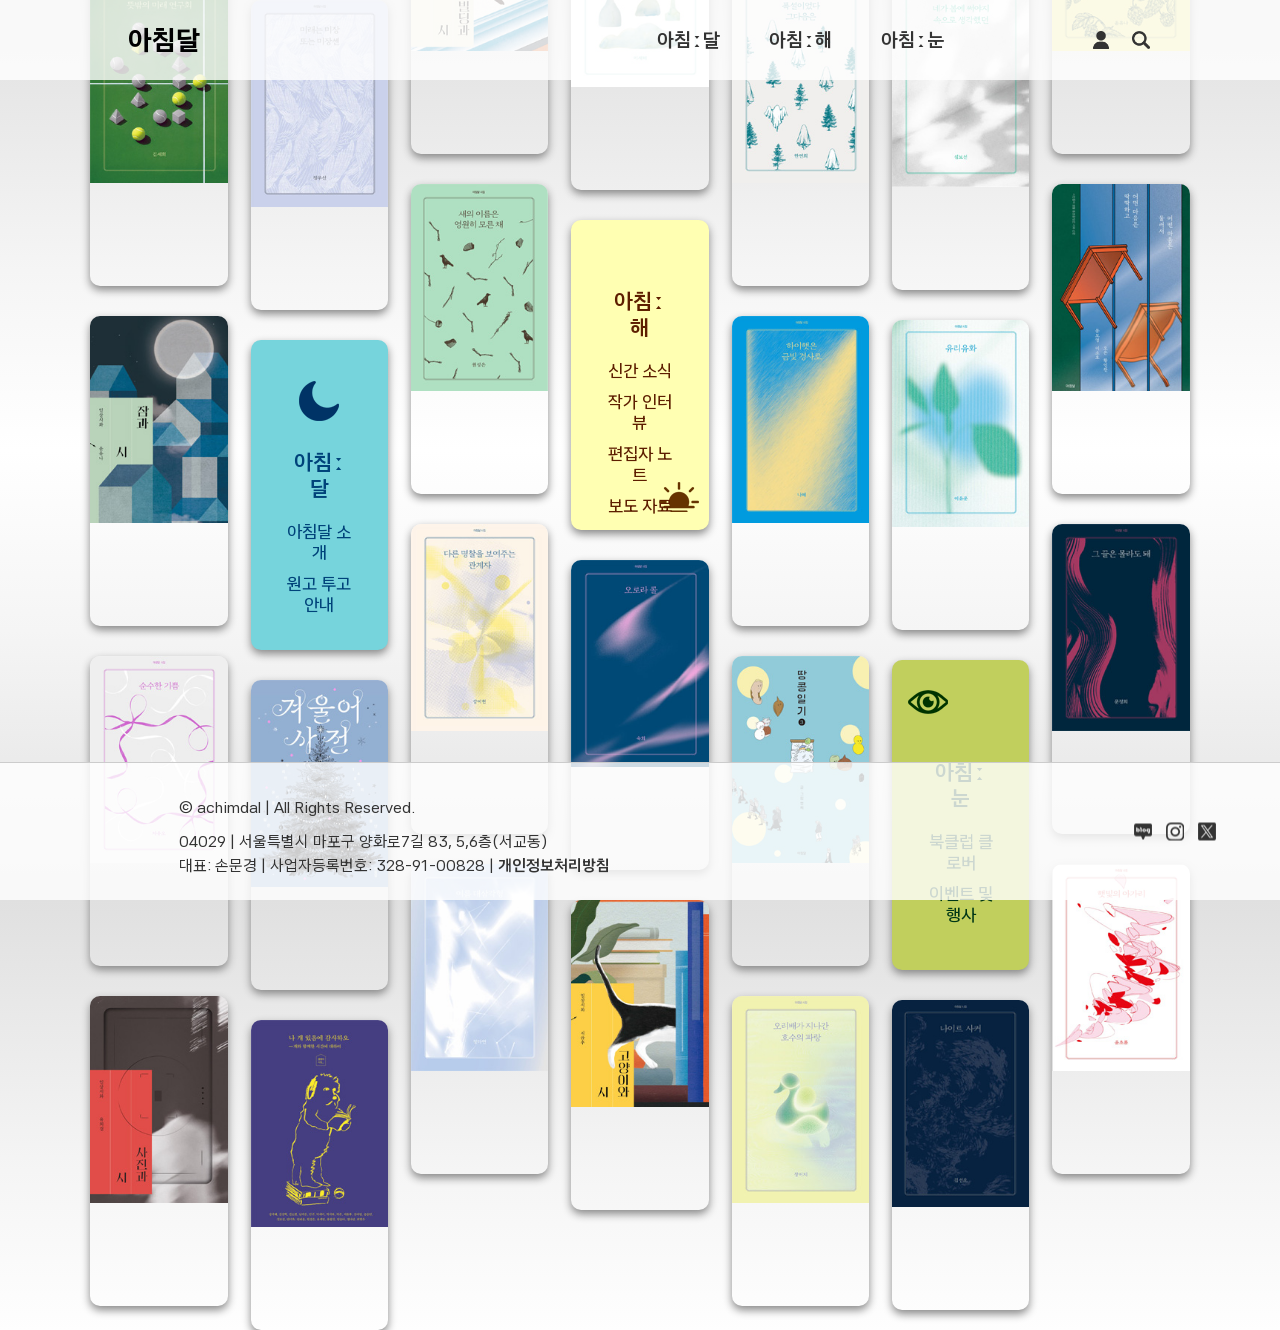
<file: index.html>
<!DOCTYPE html>
<html lang="ko">

<head>
    <meta charset="UTF-8">
    <meta name="viewport" content="width=device-width, initial-scale=1.0">
    <title>아침달</title>

    <!-- 구글 웹폰트 -->
    <link href="https://fonts.googleapis.com/css2?family=Asta+Sans:wght@300..800&display=swap" rel="stylesheet">

    <link rel="stylesheet" href="css/reset.css">
    <link rel="stylesheet" href="css/header.css">
    <link rel="stylesheet" href="css/index.css">
    <!--  <link rel="stylesheet" href="css/index_mq.css"> -->
    <link rel="stylesheet" href="css/footer.css">

    <script src="js/jquery-1.12.4.min.js"></script>
    <script src="js/header.js"></script>
    <script src="js/index.js"></script>
</head>

<body>

    <header>
        <h1><a href="index.html">아침달</a></h1>
        <nav>
            <li class="menu">
                <h2 class="moon">아침ː달</class=>
                </h2>
                <ul>
                    <li><a href="moon/intro.html">아침달 소개</a></li>
                    <li><a href="moon/submit.html">원고 투고 안내</a></li>
                </ul>
            </li>

            <li class="menu">
                <h2 class="sun">아침ː해</class=>
                </h2>
                <ul>
                    <li><a href="sun/new.html">신간 소식</a></li>
                    <li><a href="sun/interview.html">작가 인터뷰</a></li>
                    <li><a href="sun/editor-note.html">편집자 노트</a></li>
                    <li><a href="sun/article.html">보도자료</a></li>
                </ul>
            </li>

            <li class="menu">
                <h2 class="eye">아침ː눈</h2>
                <ul>
                    <li><a href="eye/bookclub.html">북클럽 클로버</a></li>
                    <li><a href="eye/event.html">이벤트 및 행사</a></li>
                </ul>
            </li>
        </nav>

        <div class="user-search">
            <a href="#" class="user">회원가입</a>
            <a href="#" class="search">검색</a>
        </div>
    </header>

    <section>
        <ul class="container">

            <li class="move con1">
                <ul>
                    <li class="content"><a href="#"><img src="img/bookcover/unexpected-future.jpg"
                                alt="뜻밖의 미래 연구회 표지"></a></li>
                    <li class="content"><a href="#"><img src="img/bookcover/sleep-and-poem.jpg" alt="잠과 시 표지"></a></li>
                    <li class="content"><a href="#"><img src="img/bookcover/pure-joy.jpg" alt="순수한 기쁨 표지"></a></li>
                    <li class="content"><a href="#"><img src="img/bookcover/photo-and-poem.jpg" alt="사진과 시 표지"></a></li>

                </ul>
            </li>

            <li class="move con2">
                <ul>
                    <li class="content"><a href="#"><img src="img/bookcover/future-or-miseenscene.jpg"
                                alt="미래는 미장 또는 미장셴 표지"></a></li>
                    <li class="content moon">
                        <div>
                            <ul>
                                <li>
                                    <h3>아침ː달</h3>
                                </li>
                                <li class="sub"><a href="moon/intro.html">아침달 소개</a></li>
                                <li class="sub"><a href="moon/submit.html">원고 투고 안내</a></li>
                            </ul>
                        </div>
                    </li>
                    <li class="content"><a href="sun/new-detail.html"><img src="img/bookcover/winter-word.jpg"
                                alt="겨울어 사전 표지"></a></li>
                    <li class="content"><a href="#"><img src="img/bookcover/thx-for-dog.jpg" alt="나 개 있음에 감사하오 표지"></a>
                    </li>

                </ul>
            </li>

            <li class="move con3">
                <ul>
                    <li class="content"><a href="#"><img src="img/bookcover/building-and-poem.jpg" alt="빌딩과 시 표지"></a>
                    </li>
                    <li class="content"><a href="#"><img src="img/bookcover/unknown-bird-name.jpg"
                                alt="새의 이름은 영원히 모른 채 표지"></a></li>
                    <li class="content"><a href="#"><img src="img/bookcover/another-nametag.jpg"
                                alt="다른 명찰을 보여주는 관계자 표지"></a></li>
                    <li class="content"><a href="#"><img src="img/bookcover/summer-triangle.jpg" alt="여름 대삼각형 표지"></a>
                    </li>
                </ul>
            </li>

            <li class="move con4">
                <ul>
                    <li class="content"><a href="#"><img src="img/bookcover/i-also-expected.jpg"
                                alt="나도 기다리고 있어 표지"></a>
                    </li>
                    <li class="content sun">
                        <div>
                            <ul>
                                <li>
                                    <h3>아침ː해</h3>
                                </li>
                                <li class="sub"><a href="sun/new.html">신간 소식</a></li>
                                <li class="sub"><a href="sun/interview.html">작가 인터뷰</a></li>
                                <li class="sub"><a href="sun/editor-note.html">편집자 노트</a></li>
                                <li class="sub"><a href="sun/article.html">보도 자료</a></li>
                            </ul>
                        </div>
                    </li>
                    <li class="content"><a href="#"><img src="img/bookcover/aurora-call.jpg" alt="오로라 콜 표지"></a></li>
                    <li class="content"><a href="#"><img src="img/bookcover/cat-and-poem.jpg" alt="고양이와 시 표지"></a></li>
                </ul>
            </li>

            <li class="move con5">
                <ul>
                    <li class="content"><a href="#"><img src="img/bookcover/after-heavy-snow.jpg"
                                alt="폭설이었다 그 다음은 표지"></a></li>
                    <li class="content"><a href="#"><img src="img/bookcover/golden-hihat.jpg" alt="하이햇은 금빛 경사로 표지"></a>
                    </li>
                    <li class="content"><a href="#"><img src="img/bookcover/peanut-diary.jpg" alt="땅콩일기 3 표지"></a></li>
                    <li class="content"><a href="#"><img src="img/bookcover/duck-blue.jpg" alt="오리배가 지나간 호수의 파랑 표지"></a>
                    </li>
                </ul>
            </li>

            <li class="move con6">
                <ul>
                    <li class="content"><a href="#"><img src="img/bookcover/write-in-spring.jpg"
                                alt="네가 봄에 써야지 속으로 생각했던"></a></li>
                    <li class="content"><a href="#"><img src="img/bookcover/glass-oil-painting.jpg" alt="유리유화 표지"></a>
                    </li>
                    <li class="content eye">
                        <div>
                            <ul>
                                <li>
                                    <h3>아침ː눈</h3>
                                </li>
                                <li class="sub"><a href="eye/bookclub.html">북클럽 클로버</a></li>
                                <li class="sub"><a href="eye/event.html">이벤트 및 행사</a></li>
                            </ul>
                        </div>
                    </li>
                    <li class="content"><a href="#"><img src="img/bookcover/night-soccer.jpg" alt="나이트 사커 표지"></a></li>
                </ul>
            </li>

            <li class="move con7">
                <ul>
                    <li class="content"><a href="#"><img src="img/bookcover/white-butterfly.jpg" alt="하얀나비 철수 표지"></a>
                    </li>
                    <li class="content"><a href="#"><img src="img/bookcover/anthology.jpg"
                                alt="어떤 마음은 딱딱하고 어떤 마음은 물러서 표지"></a></li>
                    <li class="content"><a href="#"><img src="img/bookcover/knowless-end.jpg" alt="그 끝은 몰라도 돼 표지"></a>
                    </li>
                    <li class="content"><a href="#"><img src="img/bookcover/mouth-of-sunlight.jpg" alt="햇빛의 아가리 표지"></a>
                    </li>
                </ul>
            </li>

        </ul>
    </section>


    <footer>
        <div class="inbox">
            <div class="info">
                <ul>
                    <li class="copy">&copy; achimdal | All Rights Reserved.</li>
                    <li>
                        <address>
                            04029 | 서울특별시 마포구 양화로7길 83, 5,6층(서교동)
                        </address>
                    </li>
                    <li class="business">대표: 손문경 | 사업자등록번호: 328-91-00828 | <a href="#"><span>개인정보처리방침</span></a></li>
                </ul>
            </div>

            <div class="sns">
                <a href="https://m.blog.naver.com/achimdalbooks" target="_blank" class="blog">blog</a>
                <a href="https://www.instagram.com/achimdal.books/" target="_blank" class="instagram">instgram</a>
                <a href="https://x.com/achimdalbooks/" target="_blank" class="twitter">twitter</a>
            </div>
        </div>
    </footer>
</body>

</html>
</file>
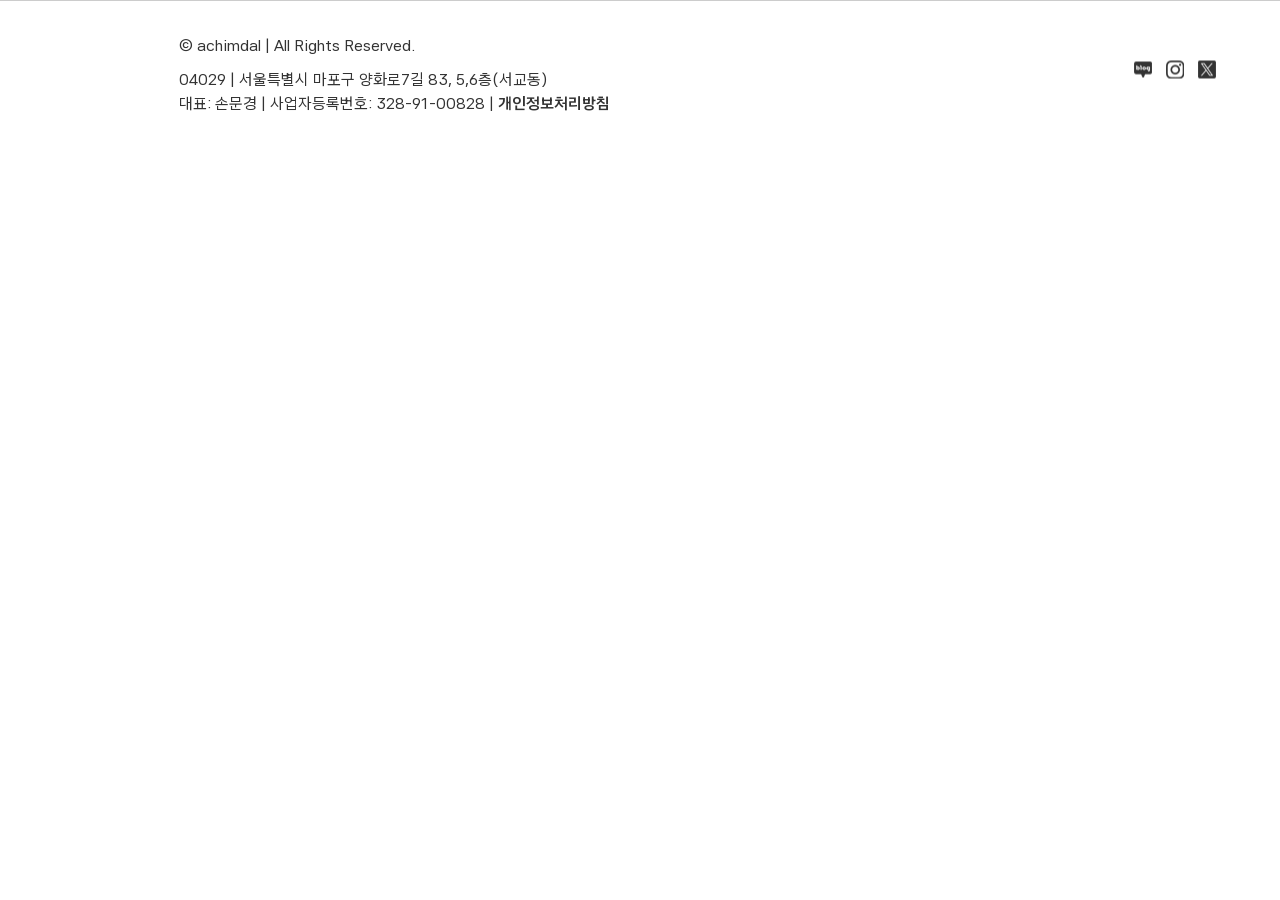
<file: footer.html>
<!DOCTYPE html>
<html lang="ko">

<head>
    <meta charset="UTF-8">
    <meta name="viewport" content="width=device-width, initial-scale=1.0">
    <title>footer</title>

    <!-- 구글 웹폰트 -->
    <link href="https://fonts.googleapis.com/css2?family=Asta+Sans:wght@300..800&display=swap" rel="stylesheet">

    <link rel="stylesheet" href="css/reset.css">
    <link rel="stylesheet" href="css/footer.css">
</head>

<body>
       <footer>
        <div class="inbox">
            <div class="info">
                <ul>
                    <li class="copy">&copy; achimdal | All Rights Reserved.</li>
                    <li>
                        <address>
                            04029 | 서울특별시 마포구 양화로7길 83, 5,6층(서교동)
                        </address>
                    </li>
                    <li class="business">대표: 손문경 | 사업자등록번호: 328-91-00828 | <a href="#"><span>개인정보처리방침</span></a></li>
                </ul>
            </div>

            <div class="sns">
                <a href="https://m.blog.naver.com/achimdalbooks" target="_blank" class="blog">blog</a>
                <a href="https://www.instagram.com/achimdal.books/" target="_blank" class="instagram">instgram</a>
                <a href="https://x.com/achimdalbooks/" target="_blank" class="twitter">twitter</a>
            </div>
        </div>
    </footer>
</body>

</html>
</file>
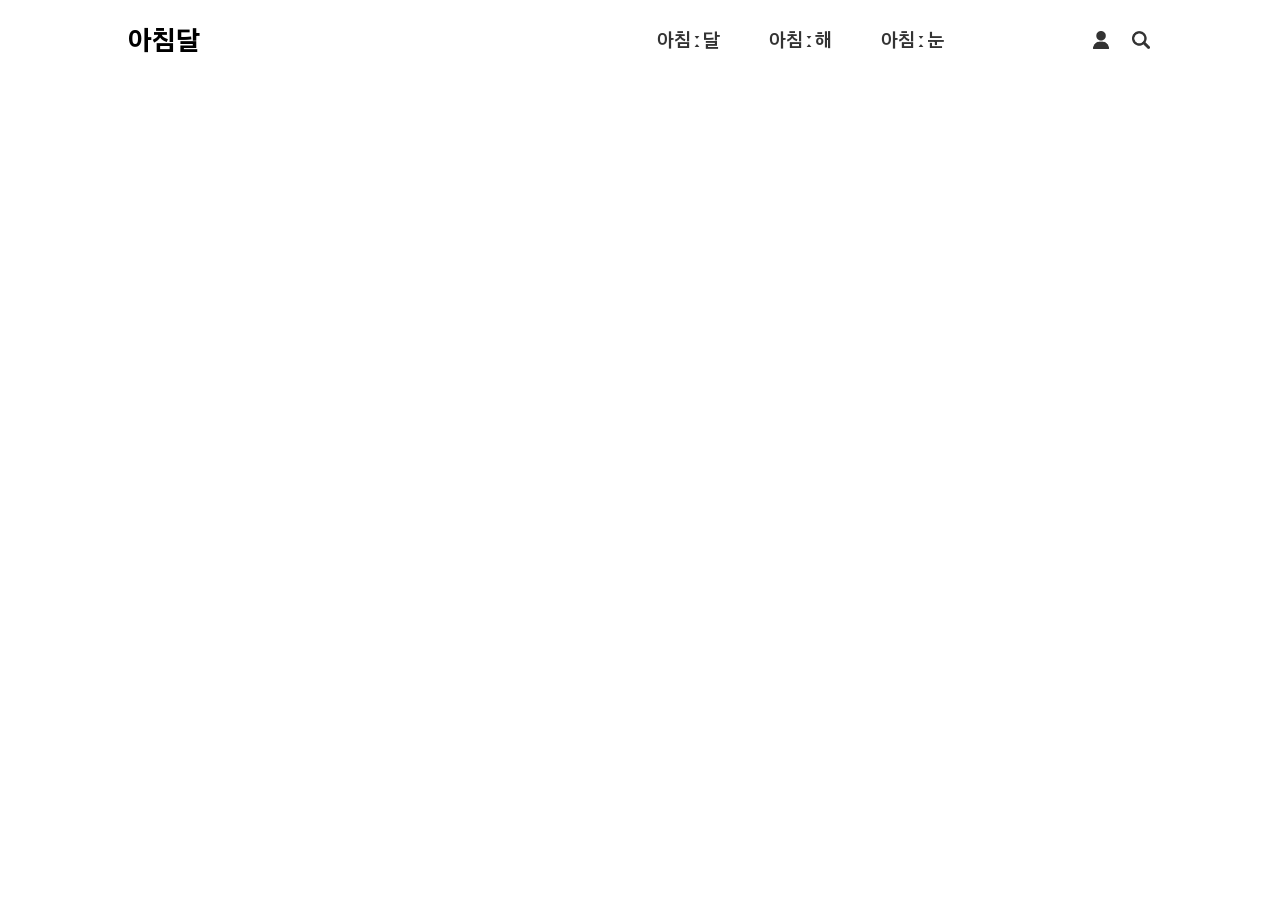
<file: header.html>
<!DOCTYPE html>
<html lang="ko">

<head>
    <meta charset="UTF-8">
    <meta name="viewport" content="width=device-width, initial-scale=1.0">
    <title>header</title>

    <!-- 구글 웹폰트 -->
    <link href="https://fonts.googleapis.com/css2?family=Asta+Sans:wght@300..800&display=swap" rel="stylesheet">

    <link rel="stylesheet" href="css/reset.css">
    <link rel="stylesheet" href="css/header.css">

    <script src="js/jquery-1.12.4.min.js"></script>
    <script src="js/header.js"></script>

</head>

<body>

    <header>
        <h1><a href="index.html">아침달</a></h1>
        <nav>
            <li class="menu">
                <h2 class="moon">아침ː달</class=>
                </h2>
                <ul>
                    <li><a href="moon/intro.html">아침달 소개</a></li>
                    <li><a href="moon/submit.html">원고 투고 안내</a></li>
                </ul>
            </li>

            <li class="menu">
                <h2 class="sun">아침ː해</class=>
                </h2>
                <ul>
                    <li><a href="sun/new.html">신간 소식</a></li>
                    <li><a href="sun/interview.html">작가 인터뷰</a></li>
                    <li><a href="sun/editor-note.html">편집자 노트</a></li>
                    <li><a href="sun/article.html">보도자료</a></li>
                </ul>
            </li>

            <li class="menu">
                <h2 class="eye">아침ː눈</h2>
                <ul>
                    <li><a href="#">북클럽 클로버</a></li>
                    <li><a href="#">이벤트 및 행사</a></li>
                </ul>
            </li>
        </nav>

        <div class="user-search">
            <a href="#" class="user">회원가입</a>
            <a href="#" class="search">검색</a>
        </div>
    </header>

</body>

</html>
</file>
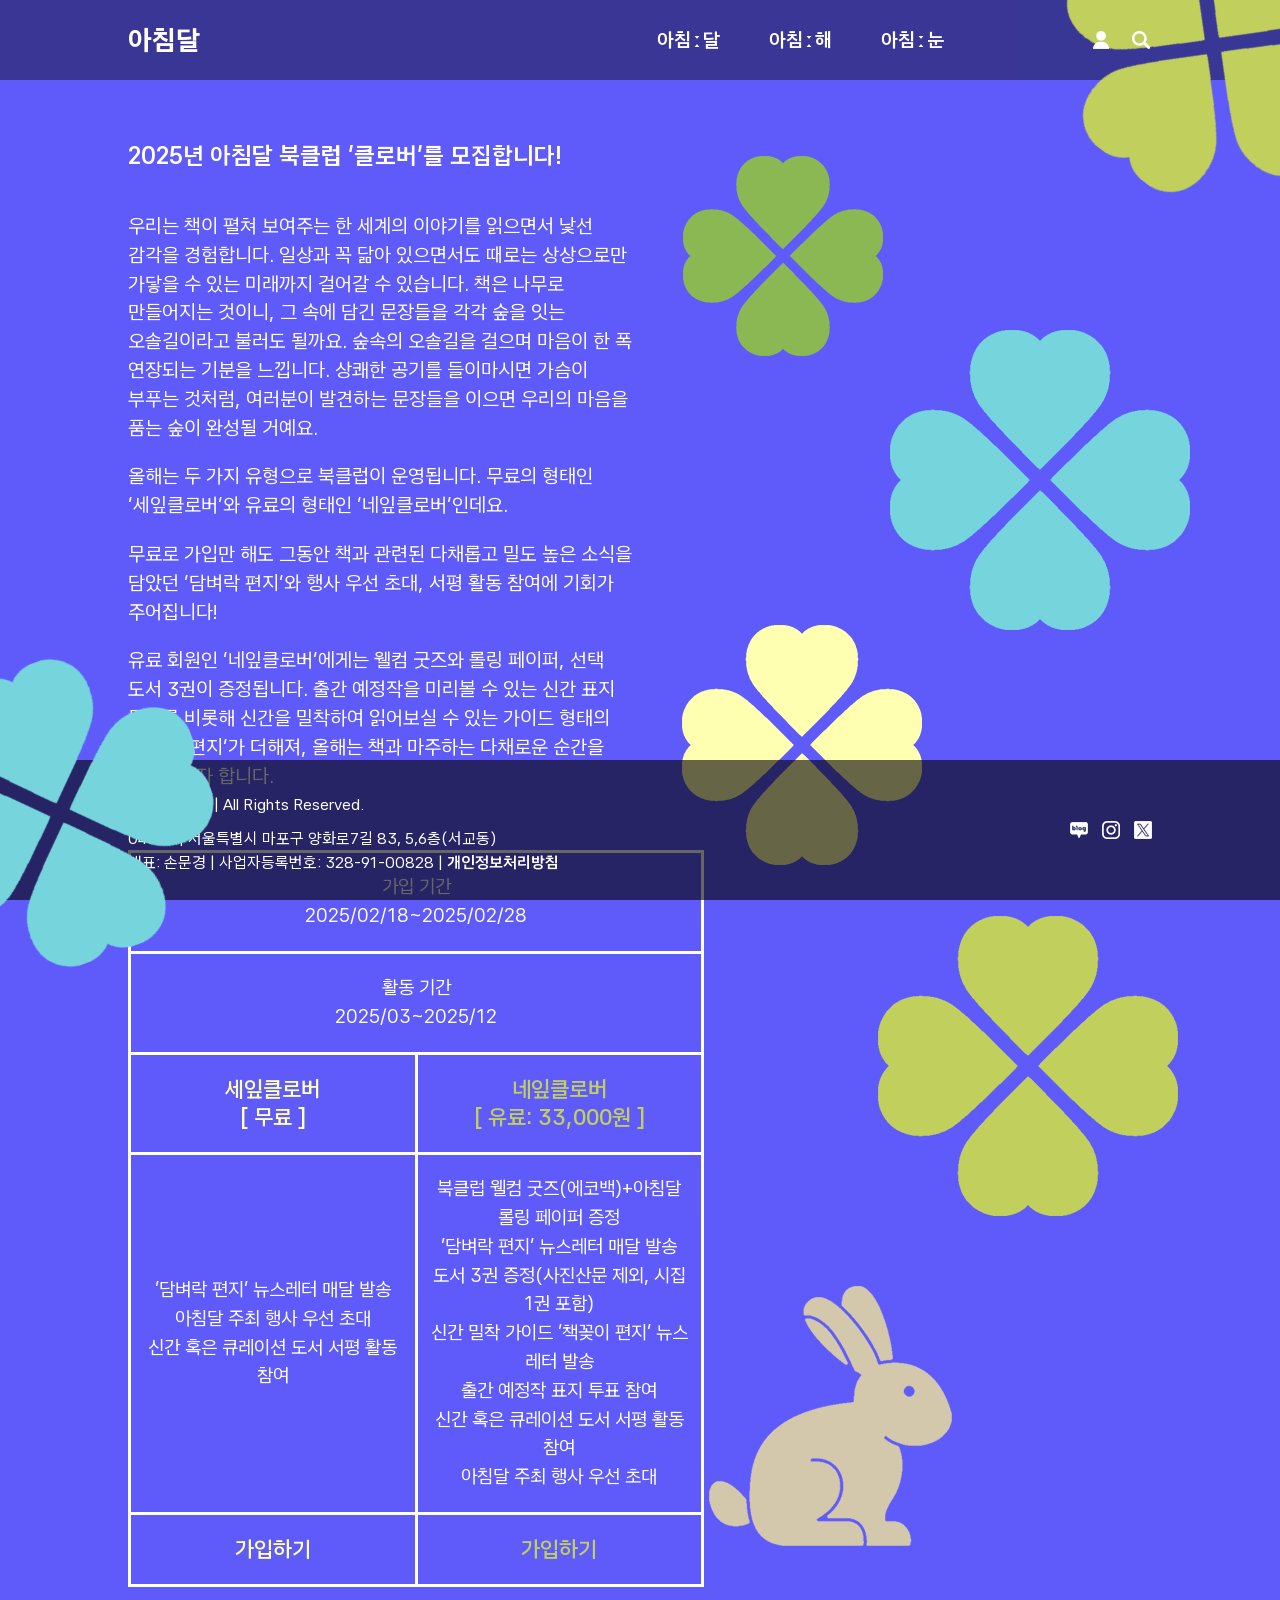
<file: eye/bookclub.html>
<!DOCTYPE html>
<html lang="ko">

<head>
    <meta charset="UTF-8">
    <meta name="viewport" content="width=device-width, initial-scale=1.0">
    <title>아침달 | 북클럽 클로버</title>

    <!-- 구글 웹폰트 -->
    <link href="https://fonts.googleapis.com/css2?family=Asta+Sans:wght@300..800&display=swap" rel="stylesheet">

    <link rel="stylesheet" href="../css/reset.css">
    <link rel="stylesheet" href="../css/header-dark.css">
    <link rel="stylesheet" href="css/bookclub.css">

    <script src="../js/jquery-1.12.4.min.js"></script>
    <script src="../js/header.js"></script>
</head>

<body>
    <header>
        <div class="img1"><img src="img/clover1.png" alt="클로버 1"></div>
        <h1><a href="../index.html">아침달</a></h1>
        <nav>
            <li class="menu">
                <h2 class="moon">아침ː달</class=>
                </h2>
                <ul>
                    <li><a href="../moon/intro.html">아침달 소개</a></li>
                    <li><a href="../moon/submit.html">원고 투고 안내</a></li>
                </ul>
            </li>

            <li class="menu">
                <h2 class="sun">아침ː해</class=>
                </h2>
                <ul>
                    <li><a href="../sun/new.html">신간 소식</a></li>
                    <li><a href="../sun/interview.html">작가 인터뷰</a></li>
                    <li><a href="../sun/editor-note.html">편집자 노트</a></li>
                    <li><a href="../sun/article.html">보도자료</a></li>
                </ul>
            </li>

            <li class="menu">
                <h2 class="eye">아침ː눈</h2>
                <ul>
                    <li><a href="bookclub.html">북클럽 클로버</a></li>
                    <li><a href="event.html">이벤트 및 행사</a></li>
                </ul>
            </li>
        </nav>

        <div class="user-search">
            <a href="#" class="user">회원가입</a>
            <a href="#" class="search">검색</a>
        </div>
    </header>

    <section>

        <div class="bookclub">
            <h3>2025년 아침달 북클럽 ‘클로버’를 모집합니다!</h3>
            <p>우리는 책이 펼쳐 보여주는 한 세계의 이야기를 읽으면서 낯선 감각을 경험합니다. 일상과 꼭 닮아 있으면서도 때로는 상상으로만 가닿을 수 있는 미래까지 걸어갈 수 있습니다. 책은 나무로
                만들어지는
                것이니, 그 속에 담긴 문장들을 각각 숲을 잇는 오솔길이라고 불러도 될까요. 숲속의 오솔길을 걸으며 마음이 한 폭 연장되는 기분을 느낍니다. 상쾌한 공기를 들이마시면 가슴이 부푸는
                것처럼,
                여러분이 발견하는 문장들을 이으면 우리의 마음을 품는 숲이 완성될 거예요.</p>
            <p>올해는 두 가지 유형으로 북클럽이 운영됩니다.
                무료의 형태인 '세잎클로버'와 유료의 형태인 '네잎클로버'인데요.
            </p>
            <p>무료로 가입만 해도 그동안 책과 관련된 다채롭고 밀도 높은 소식을 담았던 '담벼락 편지'와 행사 우선 초대, 서평 활동 참여에 기회가 주어집니다!
            </p>
            <p>
                유료 회원인 '네잎클로버'에게는 웰컴 굿즈와 롤링 페이퍼, 선택 도서 3권이 증정됩니다. 출간 예정작을 미리볼 수 있는 신간 표지 투표를 비롯해 신간을 밀착하여 읽어보실 수 있는 가이드
                형태의
                '책꽂이 편지'가 더해져, 올해는 책과 마주하는 다채로운 순간을 제공하고자 합니다.</p>
        </div>

        <div>
            <table>

                <colgroup>
                    <col style="width: 50%" />
                    <col style="width: 50%" />
                </colgroup>
                <tr>
                    <td colspan="2">가입 기간 <br>
                        2025/02/18~2025/02/28</td> <!-- 가로로 2칸 병합 -->
                </tr>

                <tr>
                    <td colspan="2">활동 기간 <br>
                        2025/03~2025/12</td> <!-- 가로로 2칸 병합 -->
                </tr>

                <tr>
                    <td class="three">세잎클로버 <br>
                        [ 무료 ]</td>
                    <td class="four">네잎클로버 <br>
                        [ 유료: 33,000원 ]</td>
                </tr>

                <tr>
                    <td>
                        <ul>
                            <li>‘담벼락 편지’ 뉴스레터 매달 발송</li>
                            <li>아침달 주최 행사 우선 초대</li>
                            <li>신간 혹은 큐레이션 도서 서평 활동 참여</li>
                        </ul>
                    </td>

                    <td>
                        <ul>
                            <li>북클럽 웰컴 굿즈(에코백)+아침달 롤링 페이퍼 증정</li>
                            <li>‘담벼락 편지’ 뉴스레터 매달 발송</li>
                            <li>도서 3권 증정(사진산문 제외, 시집 1권 포함)</li>
                            <li>신간 밀착 가이드 '책꽂이 편지' 뉴스레터 발송</li>
                            <li>출간 예정작 표지 투표 참여</li>
                            <li>신간 혹은 큐레이션 도서 서평 활동 참여</li>
                            <li>아침달 주최 행사 우선 초대</li>
                        </ul>
                    </td>
                </tr>

                <tr>
                    <td class="three"><a href="#">가입하기</a></td>
                    <td class="four"><a href="#">가입하기</a></td>
                </tr>
            </table>
        </div>


        <div class="img2"><img src="img/clover2.png" alt="클로버 2"></div>
        <div class="img3"><img src="img/clover3.png" alt="클로버 3"></div>
        <div class="img4"><img src="img/clover1.png" alt="클로버 1"></div>
        <div class="img5"><img src="img/clover5.png" alt="클로버 5"></div>
        
        <div class="img7"><img src="img/rabbit1.png" alt="토끼 1"></div>



    </section>

    <footer>

        <div class="img6"><img src="img/clover2.png" alt="클로버 2"></div>
        <div class="inbox">
            <div class="info">
                <ul>
                    <li class="copy">&copy; achimdal | All Rights Reserved.</li>
                    <li>
                        <address>
                            04029 | 서울특별시 마포구 양화로7길 83, 5,6층(서교동)
                        </address>
                    </li>
                    <li class="business">대표: 손문경 | 사업자등록번호: 328-91-00828 | <a href="#"><span>개인정보처리방침</span></a></li>
                </ul>
            </div>

            <div class="sns">
                <a href="https://m.blog.naver.com/achimdalbooks" target="_blank" class="blog">blog</a>
                <a href="https://www.instagram.com/achimdal.books/" target="_blank" class="instagram">instgram</a>
                <a href="https://x.com/achimdalbooks/" target="_blank" class="twitter">twitter</a>
            </div>
        </div>
    </footer>


</body>

</html>
</file>
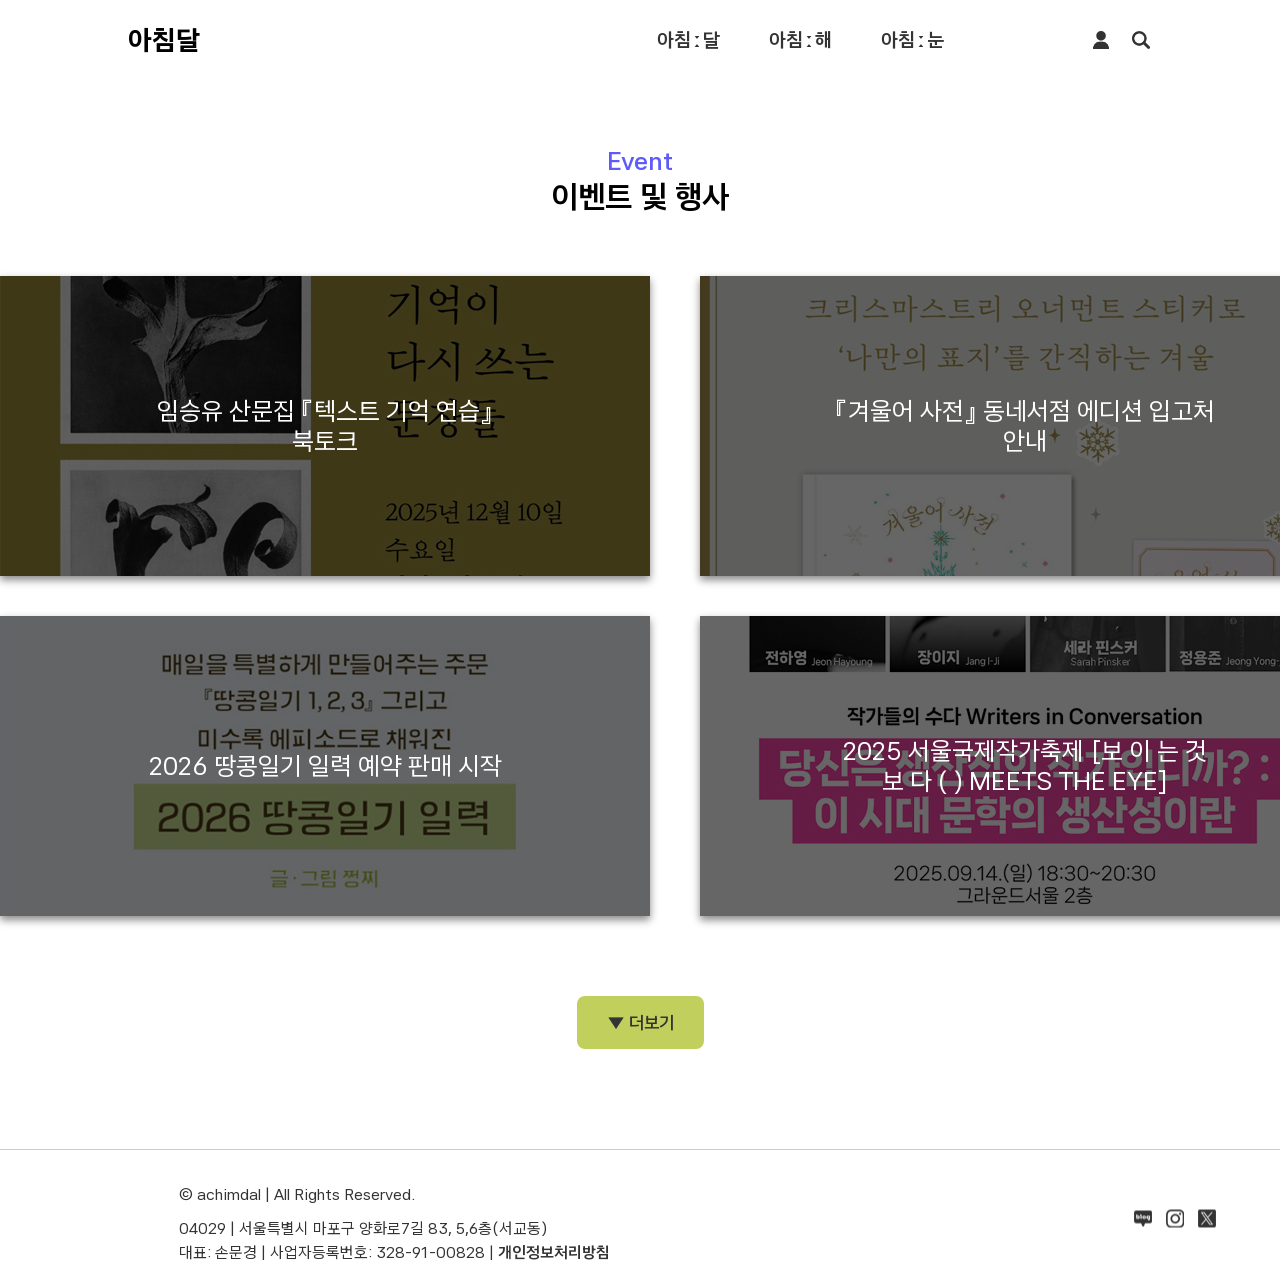
<file: eye/event.html>
<!DOCTYPE html>
<html lang="ko">

<head>
    <meta charset="UTF-8">
    <meta name="viewport" content="width=device-width, initial-scale=1.0">
    <title>아침달 | 이벤트 및 행사</title>

    <!-- 구글 웹폰트 -->
    <link href="https://fonts.googleapis.com/css2?family=Asta+Sans:wght@300..800&display=swap" rel="stylesheet">

    <link rel="stylesheet" href="../css/reset.css">
    <link rel="stylesheet" href="../css/header.css">
    <link rel="stylesheet" href="css/event.css">
    <link rel="stylesheet" href="../css/footer.css">

    <script src="../js/jquery-1.12.4.min.js"></script>
    <script src="../js/header.js"></script>
    <script src="js/event.js"></script>
</head>

<body>
    <header>
        <h1><a href="../index.html">아침달</a></h1>
        <nav>
            <li class="menu">
                <h2 class="moon">아침ː달</class=>
                </h2>
                <ul>
                    <li><a href="../moon/intro.html">아침달 소개</a></li>
                    <li><a href="../moon/submit.html">원고 투고 안내</a></li>
                </ul>
            </li>

            <li class="menu">
                <h2 class="sun">아침ː해</class=>
                </h2>
                <ul>
                    <li><a href="../sun/new.html">신간 소식</a></li>
                    <li><a href="../sun/interview.html">작가 인터뷰</a></li>
                    <li><a href="../sun/editor-note.html">편집자 노트</a></li>
                    <li><a href="../sun/article.html">보도자료</a></li>
                </ul>
            </li>

            <li class="menu">
                <h2 class="eye">아침ː눈</h2>
                <ul>
                    <li><a href="bookclub.html">북클럽 클로버</a></li>
                    <li><a href="event.html">이벤트 및 행사</a></li>
                </ul>
            </li>
        </nav>

        <div class="user-search">
            <a href="#" class="user">회원가입</a>
            <a href="#" class="search">검색</a>
        </div>
    </header>

    <section class="container">

        <div class="headline">
            <h2>
                <span>Event</span>
                <br>
                이벤트 및 행사
            </h2>
        </div>

        <div class="content">


            <div class="box">
                <a href="#"><img src="img/text-memories.jpg" alt="텍스트 기억 연습 북토크"></a>
                <a href="#">
                    <h3>임승유 산문집 『텍스트 기억 연습』 북토크</h3>
                </a>
            </div>

            <div class="box">
                <a href="#"><img src="img/winter-word.jpg" alt="겨울어사전 동네서점 에디션"></a>
                <a href="#">
                    <h3>『겨울어 사전』 동네서점 에디션 입고처 안내</h3>
                </a>
            </div>

            <div class="box">
                <a href="#"><img src="img/peanut-diary.jpg" alt="땅콩일기 2026 일력"></a>
                <a href="#">
                    <h3>2026 땅콩일기 일력 예약 판매 시작</h3>
                </a>
            </div>

            <div class="box">
                <a href="#"><img src="img/meets-eye.jpg" alt="서울국제작가축제"></a>
                <a href="#">
                    <h3>2025 서울국제작가축제 [보 이 는 것 보 다 ( ) MEETS THE EYE]</h3>
                </a>
            </div>

            <div class="box">
                <a href="#"><img src="img/minibag.jpg" alt="아침달 미니백"></a>
                <a href="#">
                    <h3>아침달 미니 책가방 Read Everywhere 예약 판매 오픈!</h3>
                </a>
            </div>

            <div class="box">
                <a href="#"><img src="img/hanja.jpg" alt="시가 된 미래에서 북토크 & 미니 특강"></a>
                <a href="#">
                    <h3>『시가 된 미래에서』 북토크&미니 특강</h3>
                </a>
            </div>

            <div class="box">
                <a href="#"><img src="img/hotel.jpg" alt="호텔프린스 '소설가의 방' 출간 기념 북토크"></a>
                <a href="#">
                    <h3>호텔프린스 '소설가의 방' 출간 기념 북토크</h3>
                </a>
            </div>

            <div class="box">
                <a href="#"><img src="img/comentery.jpg" alt="일상시화 편집자 코멘터리_당신과 시 모집"></a>
                <a href="#">
                    <h3>일상시화 편집자 코멘터리_당신과 시 모집</h3>
                </a>
            </div>

            <div class="box">
                <a href="#"><img src="img/time.jpg" alt="서울문화예술교육센터 용산X아침달 <시간의 온도> 전시 소개"></a>
                <a href="#">
                    <h3>서울문화예술교육센터 용산X아침달 <시간의 온도> 전시 소개</h3>
                </a>
            </div>


            <div class="box">
                <a href="#"><img src="img/reading.jpg" alt="하루 산문집 『하루의 책상』 북토크 모집"></a>
                <a href="#">
                    <h3>하루 산문집 『하루의 책상』 북토크 모집</h3>
                </a>
            </div>


            <div class="box">
                <a href="#"><img src="img/see-you-soon.jpg" alt="SEE YOU SOON! 아침달 북스토어 낭독회 예매 안내"></a>
                <a href="#">
                    <h3>SEE YOU SOON! 아침달 북스토어 낭독회 예매 안내</h3>
                </a>
            </div>

            <div class="box">
                <a href="#"><img src="img/daegu.jpg" alt="이규리 산문집 <사랑의 다른 이름> 대구 북토크"></a>
                <a href="#">
                    <h3>이규리 산문집 <사랑의 다른 이름> 대구 북토크</h3>
                </a>
            </div>

        </div>

        <div class="btn">
            <a href="#" id="loadMore">▼ 더보기</a>
        </div>

    </section>



   <footer>
        <div class="inbox">
            <div class="info">
                <ul>
                    <li class="copy">&copy; achimdal | All Rights Reserved.</li>
                    <li>
                        <address>
                            04029 | 서울특별시 마포구 양화로7길 83, 5,6층(서교동)
                        </address>
                    </li>
                    <li class="business">대표: 손문경 | 사업자등록번호: 328-91-00828 | <a href="#"><span>개인정보처리방침</span></a></li>
                </ul>
            </div>

            <div class="sns">
                <a href="https://m.blog.naver.com/achimdalbooks" target="_blank" class="blog">blog</a>
                <a href="https://www.instagram.com/achimdal.books/" target="_blank" class="instagram">instgram</a>
                <a href="https://x.com/achimdalbooks/" target="_blank" class="twitter">twitter</a>
            </div>
        </div>
    </footer>

</body>

</html>
</file>
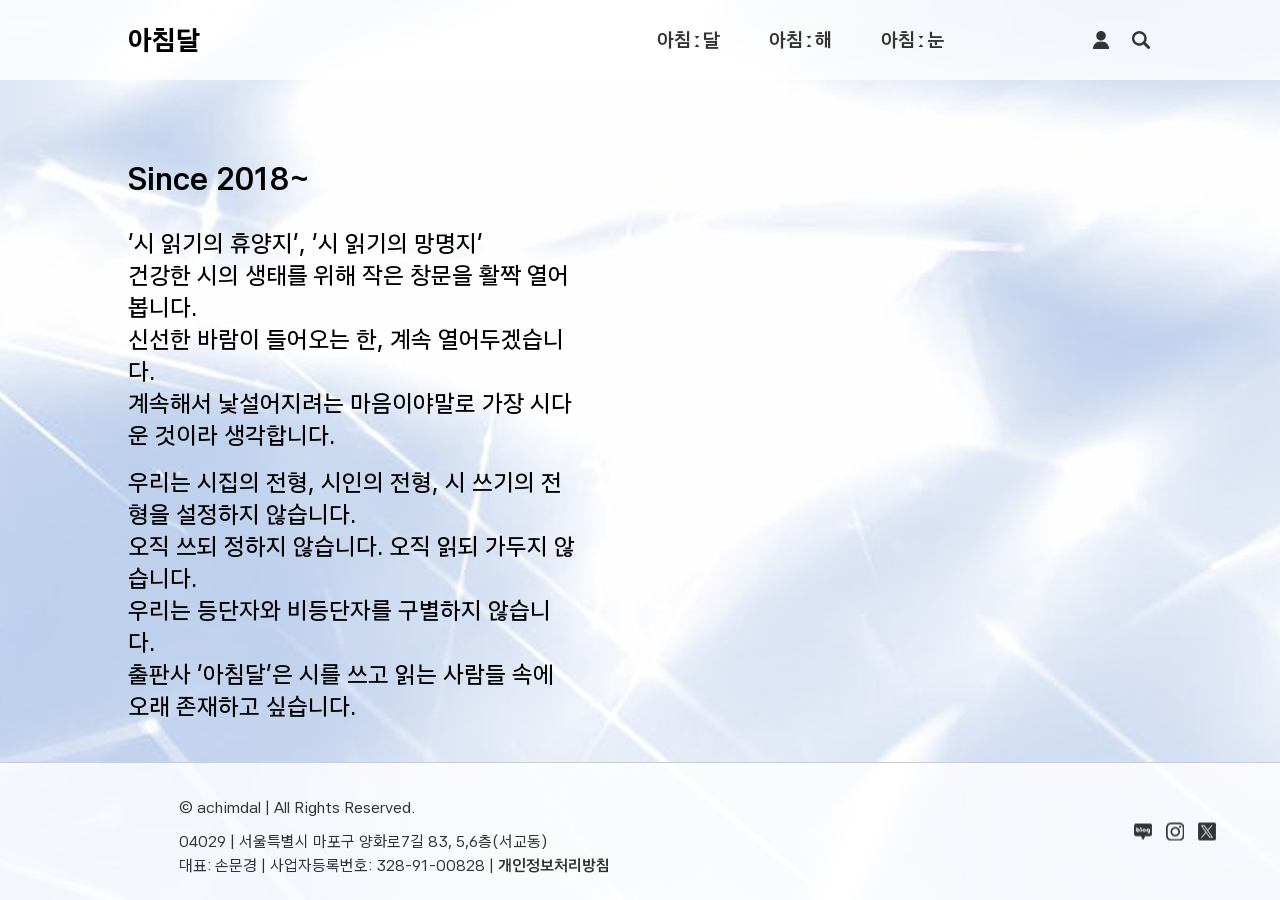
<file: moon/intro.html>
<!DOCTYPE html>
<html lang="ko">

<head>
    <meta charset="UTF-8">
    <meta name="viewport" content="width=device-width, initial-scale=1.0">
    <title>아침달 | 소개</title>
    <!-- 구글 웹폰트 -->
    <link href="https://fonts.googleapis.com/css2?family=Asta+Sans:wght@300..800&display=swap" rel="stylesheet">

    <link rel="stylesheet" href="../css/reset.css">
    <link rel="stylesheet" href="../css/header.css">
    <link rel="stylesheet" href="css/intro.css">
    <link rel="stylesheet" href="../css/footer.css">

    <script src="../js/jquery-1.12.4.min.js"></script>
    <script src="../js/header.js"></script>
</head>

<body>

    <header>
        <h1><a href="../index.html">아침달</a></h1>
        <nav>
            <li class="menu">
                <h2 class="moon">아침ː달</class=>
                </h2>
                <ul>
                    <li><a href="intro.html">아침달 소개</a></li>
                    <li><a href="submit.html">원고 투고 안내</a></li>
                </ul>
            </li>

            <li class="menu">
                <h2 class="sun">아침ː해</class=>
                </h2>
                <ul>
                    <li><a href="../sun/new.html">신간 소식</a></li>
                    <li><a href="../sun/interview.html">작가 인터뷰</a></li>
                    <li><a href="../sun/editor-note.html">편집자 노트</a></li>
                    <li><a href="../sun/article.html">보도자료</a></li>
                </ul>
            </li>

            <li class="menu">
                <h2 class="eye">아침ː눈</h2>
                <ul>
                    <li><a href="../eye/bookclub.html">북클럽 클로버</a></li>
                    <li><a href="../eye/event.html">이벤트 및 행사</a></li>
                </ul>
            </li>
        </nav>

        <div class="user-search">
            <a href="#" class="user">회원가입</a>
            <a href="#" class="search">검색</a>
        </div>
    </header>

    <main>
        <div class="content">
            <h2>Since 2018~</h2>
            <p>
                ‘시 읽기의 휴양지’, ‘시 읽기의 망명지’<br>
                건강한 시의 생태를 위해 작은 창문을 활짝 열어봅니다.<br>
                신선한 바람이 들어오는 한, 계속 열어두겠습니다.<br>
                계속해서 낯설어지려는 마음이야말로 가장 시다운 것이라 생각합니다.
            </p>
            <p>
                우리는 시집의 전형, 시인의 전형, 시 쓰기의 전형을 설정하지 않습니다.<br>
                오직 쓰되 정하지 않습니다. 오직 읽되 가두지 않습니다.<br>
                우리는 등단자와 비등단자를 구별하지 않습니다.<br>
                출판사 ‘아침달’은 시를 쓰고 읽는 사람들 속에 오래 존재하고 싶습니다.
            </p>
        </div>
    </main>

    
    <footer>
        <div class="inbox">
            <div class="info">
                <ul>
                    <li class="copy">&copy; achimdal | All Rights Reserved.</li>
                    <li>
                        <address>
                            04029 | 서울특별시 마포구 양화로7길 83, 5,6층(서교동)
                        </address>
                    </li>
                    <li class="business">대표: 손문경 | 사업자등록번호: 328-91-00828 | <a href="#"><span>개인정보처리방침</span></a></li>
                </ul>
            </div>

            <div class="sns">
                <a href="https://m.blog.naver.com/achimdalbooks" target="_blank" class="blog">blog</a>
                <a href="https://www.instagram.com/achimdal.books/" target="_blank" class="instagram">instgram</a>
                <a href="https://x.com/achimdalbooks/" target="_blank" class="twitter">twitter</a>
            </div>
        </div>
    </footer>
</body>

</html>
</file>
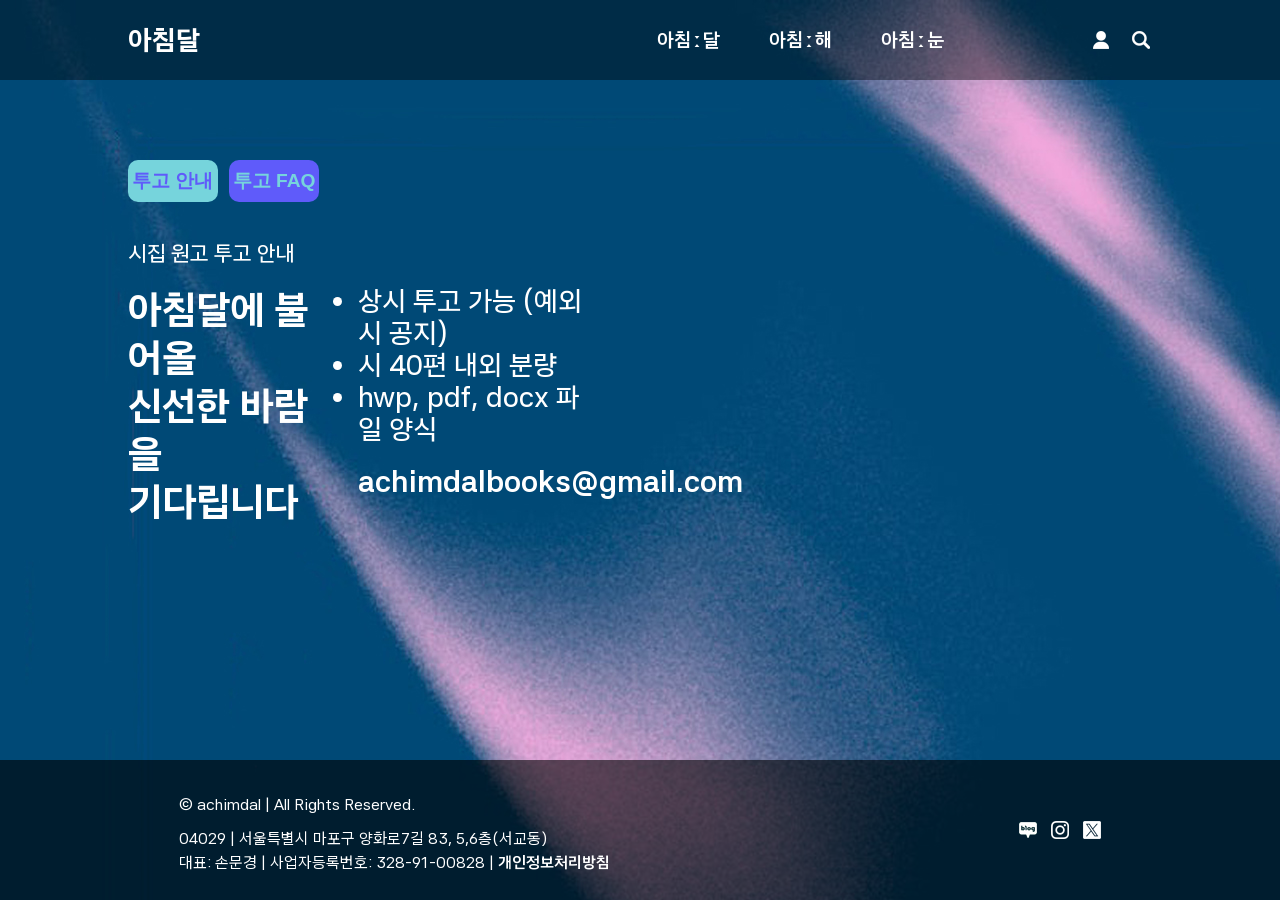
<file: moon/submit.html>
<!DOCTYPE html>
<html lang="ko">

<head>
    <meta charset="UTF-8">
    <meta name="viewport" content="width=device-width, initial-scale=1.0">
    <title>아침달 | 원고 투고</title>
    <!-- 구글 웹폰트 -->
    <link href="https://fonts.googleapis.com/css2?family=Asta+Sans:wght@300..800&display=swap" rel="stylesheet">

    <link rel="stylesheet" href="../css/reset.css">
    <link rel="stylesheet" href="../css/header-dark.css">
    <link rel="stylesheet" href="css/submit.css">
    <link rel="stylesheet" href="../css/footer-dark.css">

    <script src="../js/jquery-1.12.4.min.js"></script>
    <script src="../js/header.js"></script>
    <script src="js/submit.js"></script>
</head>

<header>
    <h1><a href="../index.html">아침달</a></h1>
    <nav>
        <li class="menu">
            <h2 class="moon">아침ː달</class=>
            </h2>
            <ul>
                <li><a href="intro.html">아침달 소개</a></li>
                <li><a href="submit.html">원고 투고 안내</a></li>
            </ul>
        </li>

        <li class="menu">
            <h2 class="sun">아침ː해</class=>
            </h2>
            <ul>
                <li><a href="../sun/new.html">신간 소식</a></li>
                <li><a href="../sun/interview.html">작가 인터뷰</a></li>
                <li><a href="../sun/editor-note.html">편집자 노트</a></li>
                <li><a href="../sun/article.html">보도자료</a></li>
            </ul>
        </li>

        <li class="menu">
            <h2 class="eye">아침ː눈</h2>
            <ul>
                <li><a href="../eye/bookclub.html">북클럽 클로버</a></li>
                <li><a href="../eye/event.html">이벤트 및 행사</a></li>
            </ul>
        </li>
    </nav>

    <div class="user-search">
        <a href="#" class="user">회원가입</a>
        <a href="#" class="search">검색</a>
    </div>
</header>

<main>

    <div class="guide">
        <div class="title">
            <h2>시집 원고 투고 안내</h2>
            <h3>아침달에 불어올 <br>
                신선한 바람을 <br>
                기다립니다</h3>
        </div>
        <div class="detail">
            <ul>
                <li>상시 투고 가능 (예외 시 공지)</li>
                <li>시 40편 내외 분량</li>
                <li>hwp, pdf, docx 파일 양식</li>
            </ul>
            <p>achimdalbooks@gmail.com</p>
        </div>
    </div>

    <div class="faq">
        <div class="title">
            <h2>투고 FAQ</h2>
            <h3>계속해서 낯설어지려는 <br>
                마음을 기다립니다</h3>
        </div>
        <div class="detail">
            <ul>
                <li>
                    <h4>Q1. 투고 후, 회신이 오기까지는?</h4>
                    <p> → 원고 검토에는 2~3개월 가량이 소요되며,<br>
                        더 늦어질 시 안내를 드릴 예정입니다.</p>
                </li>
                <li>
                    <h4>Q2. 원고 파일 첨부 양식은?</h4>
                    <p>→ hwp, pdf, docx 등의 확장자를 가진<br>
                        ‘파일 1개’를 첨부하여 주십시오.</p>
                </li>
                <li>
                    <h4>Q3. 원고에 대한 피드백을 주는지? </h4>
                    <p>→ 가부 안내 시 따로 의견을 첨부하지 않습니다.<br>
                        양해 부탁드립니다.</p>
                </li>
            </ul>
        </div>
    </div>


    <div class="btn">
        <button id="info">투고 안내</button>
        <button id="faq">투고 FAQ</button>
    </div>
</main>


    <footer>
        <div class="inbox">
            <div class="info">
                <ul>
                    <li class="copy">&copy; achimdal | All Rights Reserved.</li>
                    <li>
                        <address>
                            04029 | 서울특별시 마포구 양화로7길 83, 5,6층(서교동)
                        </address>
                    </li>
                    <li class="business">대표: 손문경 | 사업자등록번호: 328-91-00828 | <a href="#"><span>개인정보처리방침</span></a></li>
                </ul>
            </div>

            <div class="sns">
                <a href="https://m.blog.naver.com/achimdalbooks" target="_blank" class="blog">blog</a>
                <a href="https://www.instagram.com/achimdal.books/" target="_blank" class="instagram">instgram</a>
                <a href="https://x.com/achimdalbooks/" target="_blank" class="twitter">twitter</a>
            </div>
        </div>
    </footer>

<body>

</body>

</html>
</file>
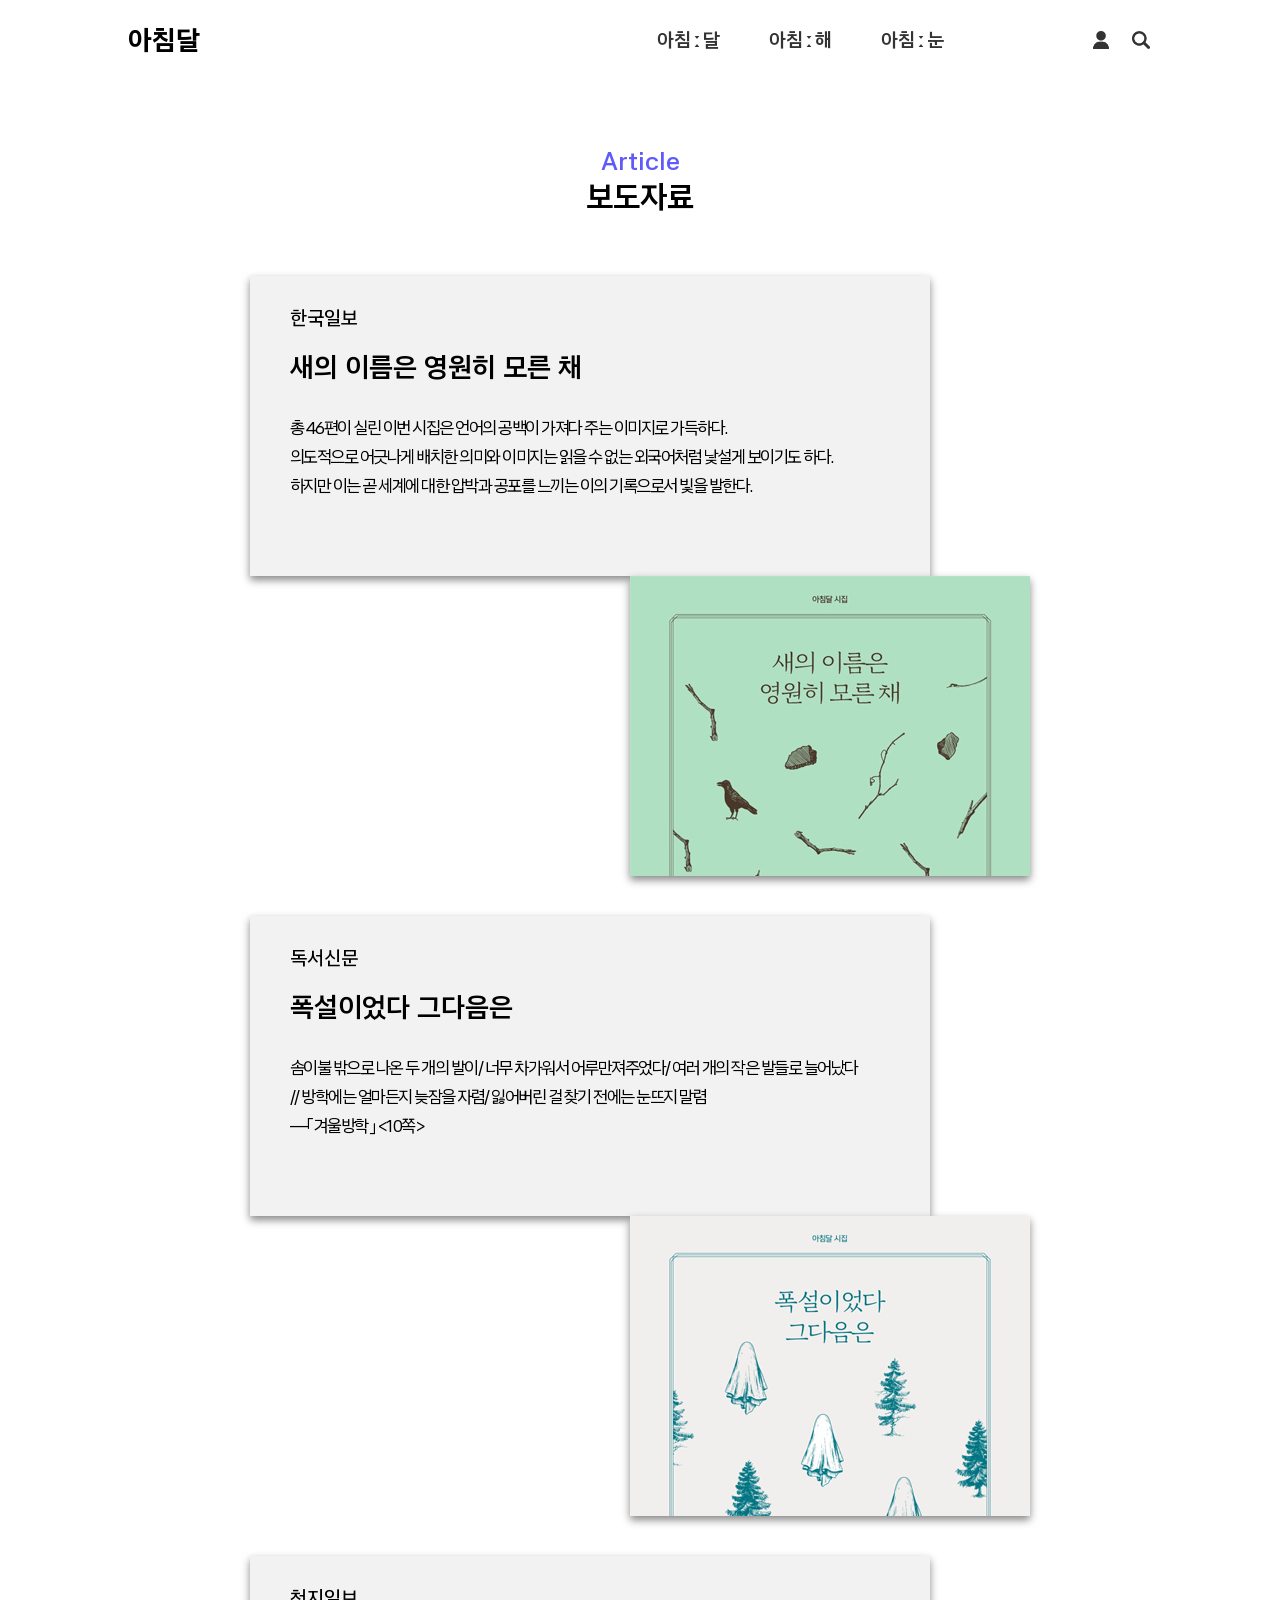
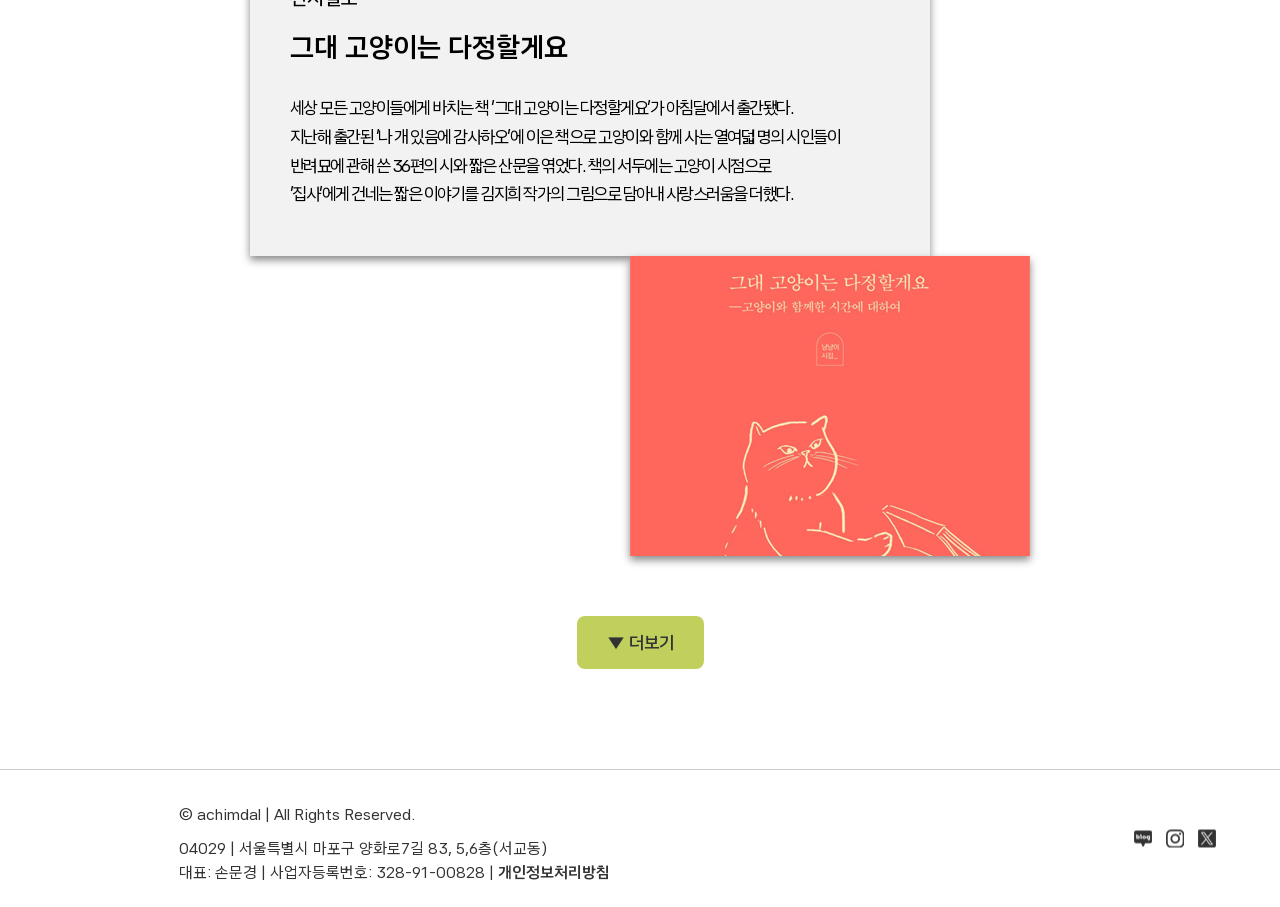
<file: sun/article.html>
<!DOCTYPE html>
<html lang="ko">

<head>
    <meta charset="UTF-8">
    <meta name="viewport" content="width=device-width, initial-scale=1.0">
    <title>아침달 | 보도자료</title>

    <!-- 구글 웹폰트 -->
    <link href="https://fonts.googleapis.com/css2?family=Asta+Sans:wght@300..800&display=swap" rel="stylesheet">

    <link rel="stylesheet" href="../css/reset.css">
    <link rel="stylesheet" href="../css/header.css">
    <link rel="stylesheet" href="css/article.css">
    <link rel="stylesheet" href="../css/footer.css">

    <script src="../js/jquery-1.12.4.min.js"></script>
    <script src="../js/header.js"></script>
    <script src="js/article.js"></script>
</head>

<body>
    <header>
        <h1><a href="../index.html">아침달</a></h1>
        <nav>
            <li class="menu">
                <h2 class="moon">아침ː달</class=>
                </h2>
                <ul>
                    <li><a href="../moon/intro.html">아침달 소개</a></li>
                    <li><a href="../moon/submit.html">원고 투고 안내</a></li>
                </ul>
            </li>

            <li class="menu">
                <h2 class="sun">아침ː해</class=>
                </h2>
                <ul>
                    <li><a href="new.html">신간 소식</a></li>
                    <li><a href="interview.html">작가 인터뷰</a></li>
                    <li><a href="editor-note.html">편집자 노트</a></li>
                    <li><a href="article.html">보도자료</a></li>
                </ul>
            </li>

            <li class="menu">
                <h2 class="eye">아침ː눈</h2>
                <ul>
                    <li><a href="../eye/bookclub.html">북클럽 클로버</a></li>
                    <li><a href="../eye/event.html">이벤트 및 행사</a></li>
                </ul>
            </li>
        </nav>

        <div class="user-search">
            <a href="#" class="user">회원가입</a>
            <a href="#" class="search">검색</a>
        </div>
    </header>

    <div class="container">

        <div class="headline">
            <h2>
                <span>Article</span>
                <br>
                보도자료
            </h2>
        </div>

        <div class="content">
            <div class="box">

                <a href="https://www.hankookilbo.com/News/Read/A2021012813240002470?did=NA" target="_blank">
                    <div class="txt">
                        <h4>한국일보</h4>
                        <h3>새의 이름은 영원히 모른 채</h3>
                        <p>
                            총 46편이 실린 이번 시집은 언어의 공백이 가져다 주는 이미지로 가득하다.
                            <br>의도적으로 어긋나게 배치한 의미와 이미지는 읽을 수 없는 외국어처럼 낯설게 보이기도 하다.
                            <br>하지만 이는 곧 세계에 대한 압박과 공포를 느끼는 이의 기록으로서 빛을 발한다.
                        </p>
                    </div>
                </a>

                <div class="thumb">
                    <a href="https://www.hankookilbo.com/News/Read/A2021012813240002470?did=NA" target="_blank"><img
                            src="img/bird-name.jpg" alt="새의 이름은 영원히 모른 채"></a>
                </div>
            </div>

            <div class="box">

                <a href="http://www.readersnews.com/news/articleView.html?idxno=101941" target="_blank">
                    <div class="txt">
                        <h4>독서신문</h4>
                        <h3>폭설이었다 그다음은</h3>
                        <p>
                            솜이불 밖으로 나온 두 개의 발이/ 너무 차가워서 어루만져주었다/ 여러 개의 작은 발들로 늘어났다
                            <br>// 방학에는 얼마든지 늦잠을 자렴/ 잃어버린 걸 찾기 전에는 눈뜨지 말렴
                            <br>―「겨울방학」 <10쪽>
                        </p>
                    </div>
                </a>


                <div class="thumb">
                    <a href="http://www.readersnews.com/news/articleView.html?idxno=101941" target="_blank"><img
                            src="img/heavy-snow.jpg" alt="폭설이었다 그 다음은"></a>
                </div>
            </div>

            <div class="box">

                <a href="https://www.newscj.com/news/articleView.html?idxno=820529" target="_blank">
                    <div class="txt">
                        <h4>천지일보</h4>
                        <h3>그대 고양이는 다정할게요</h3>
                        <p>
                            세상 모든 고양이들에게 바치는 책 ‘그대 고양이는 다정할게요’가 아침달에서 출간됐다.
                            <br>지난해 출간된 ‘나 개 있음에 감사하오’에 이은 책으로 고양이와 함께 사는 열여덟 명의 시인들이
                            <br>반려묘에 관해 쓴 36편의 시와 짧은 산문을 엮었다. 책의 서두에는 고양이 시점으로
                            <br>‘집사’에게 건네는 짧은 이야기를 김지희 작가의 그림으로 담아내 사랑스러움을 더했다.
                        </p>
                    </div>
                </a>


                <div class="thumb">
                    <a href="https://www.newscj.com/news/articleView.html?idxno=820529" target="_blank"><img
                            src="img/meow.jpg" alt="그대 고양이는 다정할게요"></a>
                </div>
            </div>

            <div class="box">

                <a href="https://ch.yes24.com/Article/Details/43744" target="_blank">
                    <div class="txt">
                        <h4>채널예스</h4>
                        <h3>나이트 사커</h3>
                        <p>
                            『나이트 사커』는 낯선 사랑시로 가득한 시집이다.
                            <br>시를 읽다 보면, 이건 분명 사랑인데 사랑하는 대상의 얼굴이 보이지 않는다는 생각을 하게 된다.
                            <br>시 속에서 사랑하는 ‘너’의 얼굴은 너무도 불확실하고 끊임없이 흔들린다.
                        </p>
                    </div>
                </a>

                <div class="thumb">
                    <a href="https://ch.yes24.com/Article/Details/43744" target="_blank"><img src="img/night-soccer.jpg"
                            alt="나이트 사커"></a>
                </div>
            </div>

            <div class="box">

                <a href="https://www.hankookilbo.com/News/Read/A2020070818480001960?did=NA" target="_blank">
                    <div class="txt">
                        <h4>한국일보</h4>
                        <h3>하얀 나비 철수</h3>
                        <p>
                            사회와 여성, 예술에 관한 사유들 그린 윤유나 시인의 첫 시집.
                            <br>등단이라는 관례를 거치지 않은 그의 시집은
                            <br>씩씩하고 자유로운 41편의 시와 산문을 담는다.
                        </p>
                    </div>
                </a>


                <div class="thumb">
                    <a href="https://www.hankookilbo.com/News/Read/A2020070818480001960?did=NA" target="_blank"><img
                            src="img/white-cheolsu.jpg" alt="하얀 나비 철수"></a>
                </div>
            </div>

            <div class="box">

                <a href="http://www.ilemonde.com/news/articleView.html?idxno=12826" target="_blank">
                    <div class="txt">
                        <h4>르몽드</h4>
                        <h3>좋은 곳에 갈 거예요</h3>
                        <p>
                            그렇게 쌓이는 하루하루가 우리를 ‘다른’ 사람으로 만드는 것인지도 모르겠다.
                            <br>“눈은 과거의 일이지만 가끔은 지붕을 무너뜨려요”(｢좋은 곳에 갈 거예요｣)라고 말하는 것처럼
                            <br>알게 모르게 쌓인 우리의 일상이 단단하게 고착된 세계에 역설적으로 균열을 일으킬 수 있는 것이지 않을까.
                        </p>
                    </div>
                </a>


                <div class="thumb">
                    <a href="http://www.ilemonde.com/news/articleView.html?idxno=12826" target="_blank"><img
                            src="img/good-place.jpg" alt="좋은 곳에 갈 거예요"></a>
                </div>
            </div>

            <div class="box">

                <a href="https://www.chosun.com/site/data/html_dir/2019/12/07/2019120700036.html" target="_blank">
                    <div class="txt">
                        <h4>조선일보</h4>
                        <h3>한 줄도 너를 잊지 못했다</h3>
                        <p>
                            90년생 시인들이 온다. 90년대생인 최지인·양안다·최백규가 모인 창작동인 '뿔'의 첫 시집이 나왔다.
                            <br>각자 솔로로 활동하다 뭉쳐서 앨범을 내는 아이돌처럼 일종의 프로젝트 그룹인 셈이다.
                        </p>
                    </div>
                </a>


                <div class="thumb">
                    <a href="https://www.chosun.com/site/data/html_dir/2019/12/07/2019120700036.html"
                        target="_blank"><img src="img/one-line.jpg" alt="한 줄도 너를 잊지 못했다"></a>
                </div>
            </div>

            <div class="box">

                <a href="https://www.sisain.co.kr/news/articleView.html?idxno=41021" target="_blank">
                    <div class="txt">
                        <h4>시사IN</h4>
                        <h3>나 개 있음에 감사하오</h3>
                        <p>
                            올해 여름 아침달에서 펴낸 <나 개 있음에 감사하오>는 조건 없는 온기로
                                <br> 우리 곁에 있어주는 반려견에 대한 시집이다.
                                <br>시인 스물한 명이 필자로 참여해 자신의 반려견에 관한 시와 산문을 담아냈다.
                        </p>
                    </div>
                </a>


                <div class="thumb">
                    <a href="https://www.sisain.co.kr/news/articleView.html?idxno=41021" target="_blank"><img
                            src="img/doggy.jpg" alt="나 개 있음에 감사하오"></a>
                </div>
            </div>

        </div>

        <div class="btn">
            <a href="#" id="loadMore">▼ 더보기</a>
        </div>
    </div>

    <footer>
        <div class="inbox">
            <div class="info">
                <ul>
                    <li class="copy">&copy; achimdal | All Rights Reserved.</li>
                    <li>
                        <address>
                            04029 | 서울특별시 마포구 양화로7길 83, 5,6층(서교동)
                        </address>
                    </li>
                    <li class="business">대표: 손문경 | 사업자등록번호: 328-91-00828 | <a href="#"><span>개인정보처리방침</span></a>
                    </li>
                </ul>
            </div>

            <div class="sns">
                <a href="https://m.blog.naver.com/achimdalbooks" target="_blank" class="blog">blog</a>
                <a href="https://www.instagram.com/achimdal.books/" target="_blank" class="instagram">instgram</a>
                <a href="https://x.com/achimdalbooks/" target="_blank" class="twitter">twitter</a>
            </div>
        </div>

    </footer>
</body>

</html>
</file>
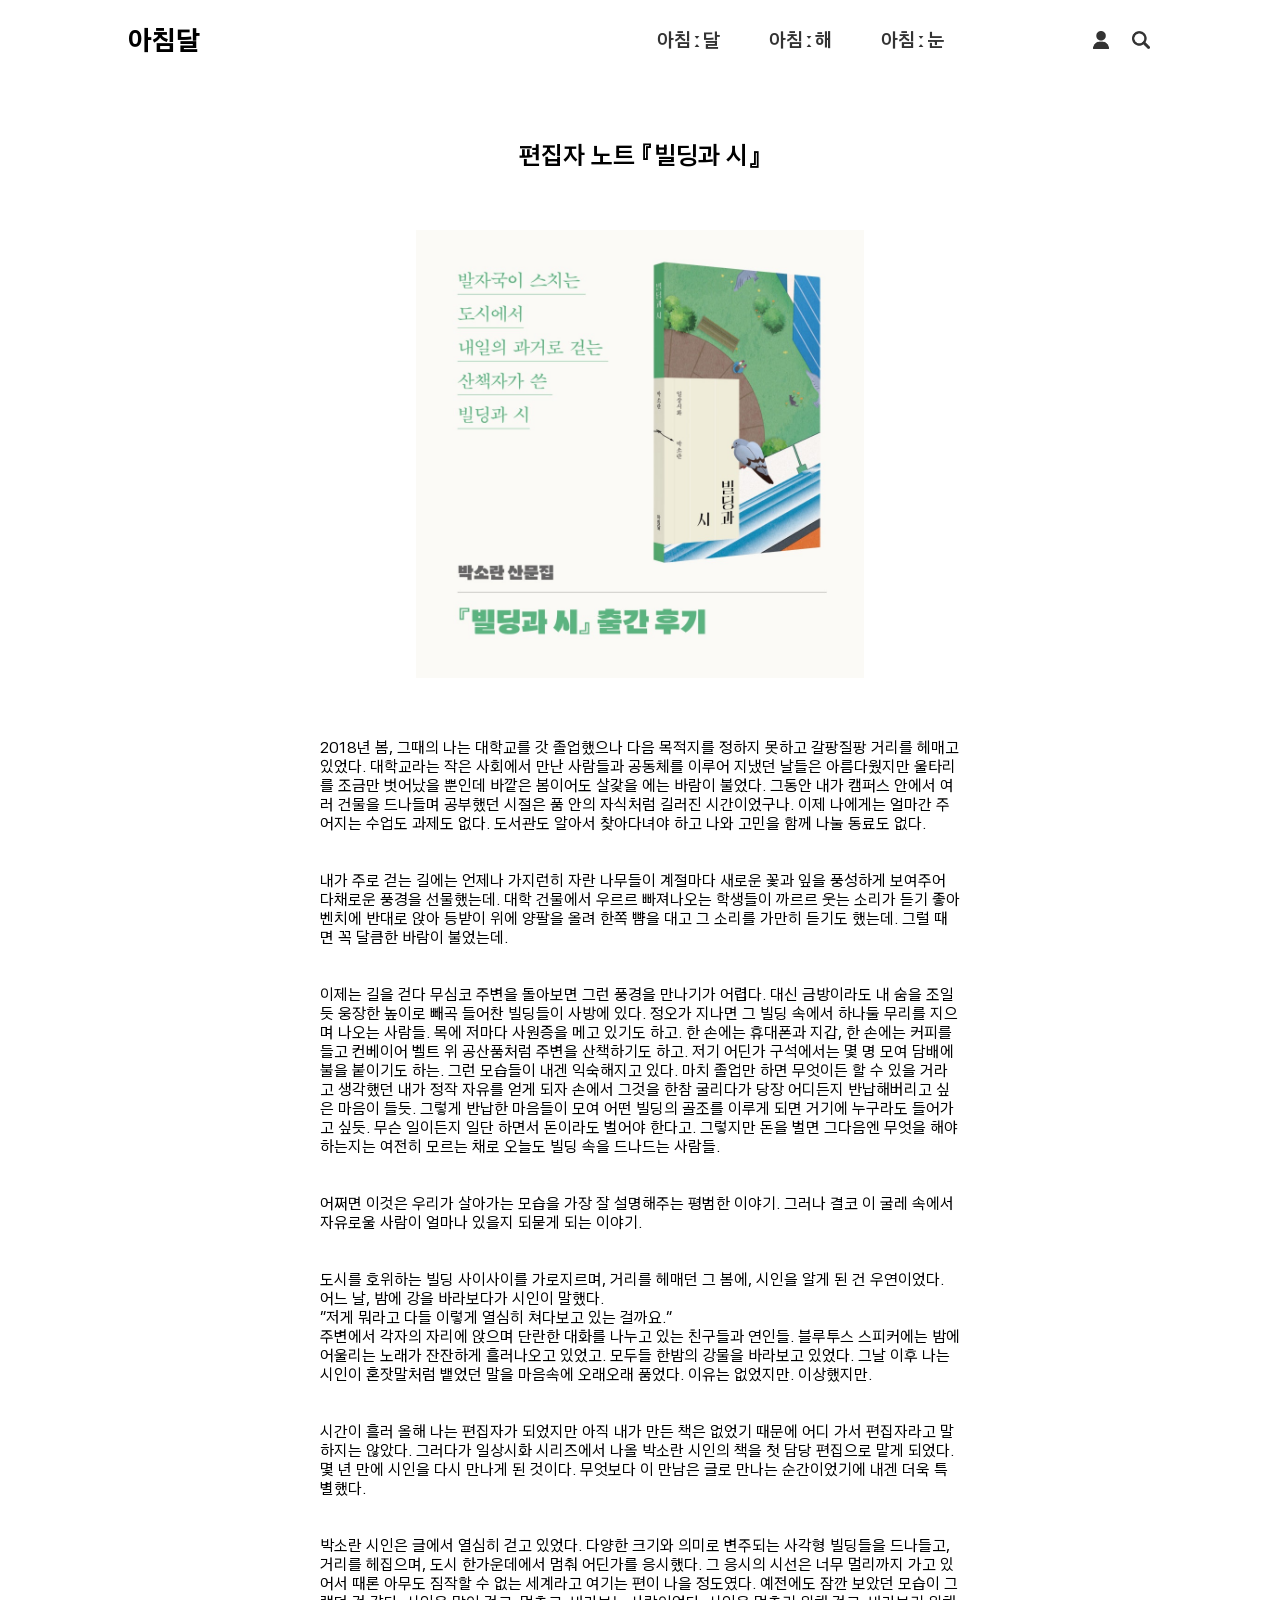
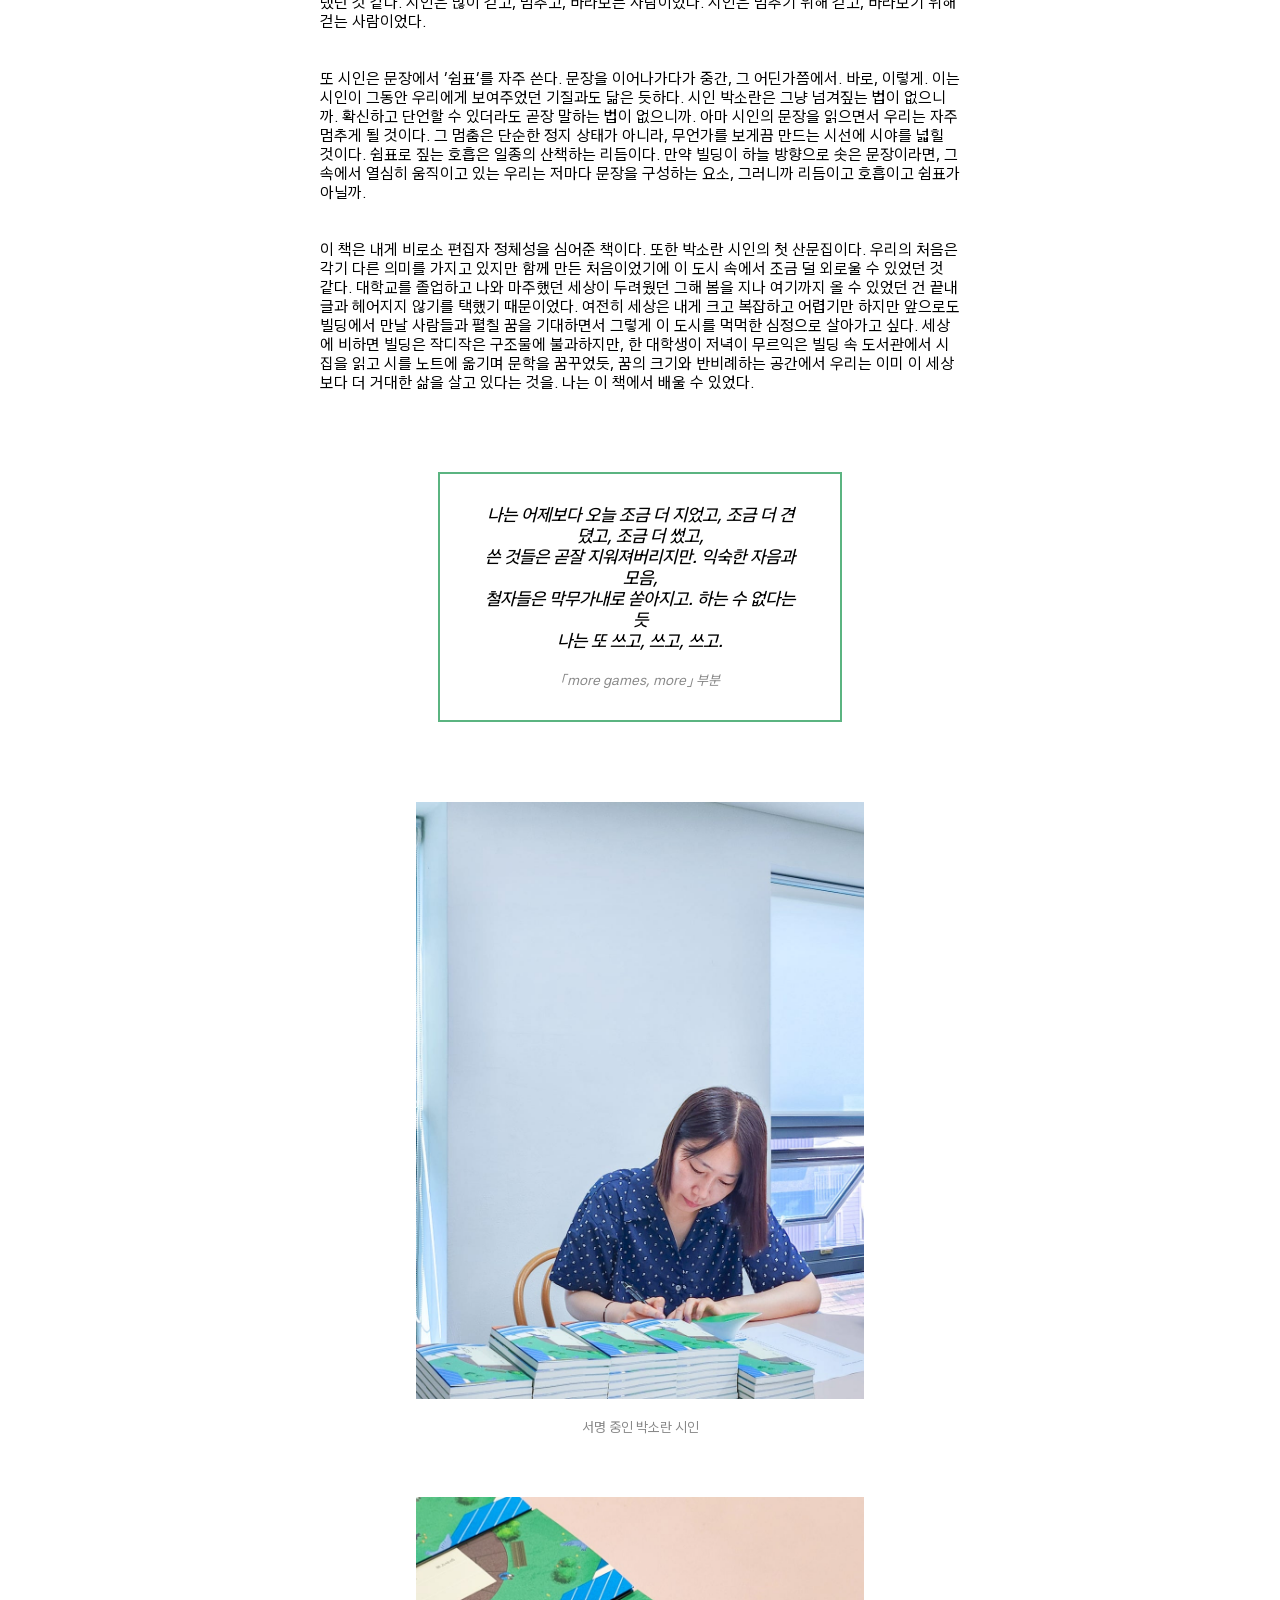
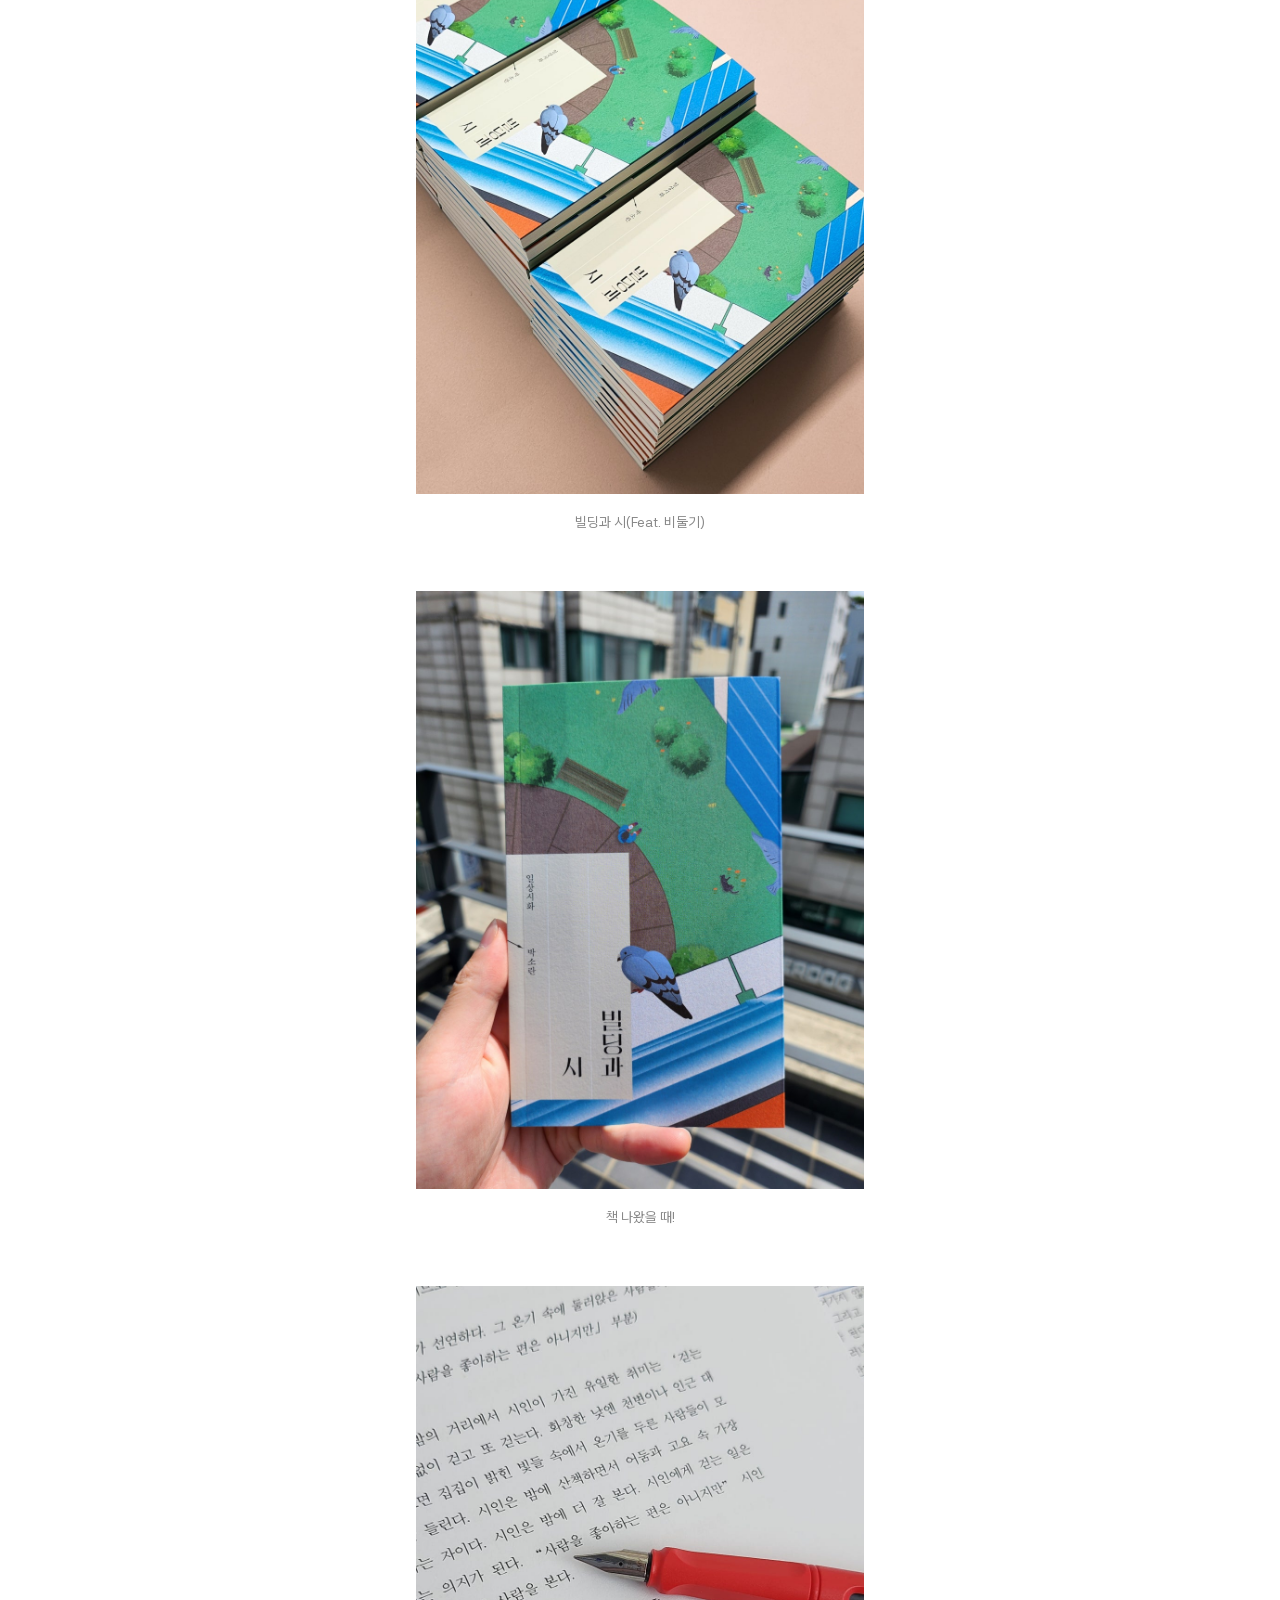
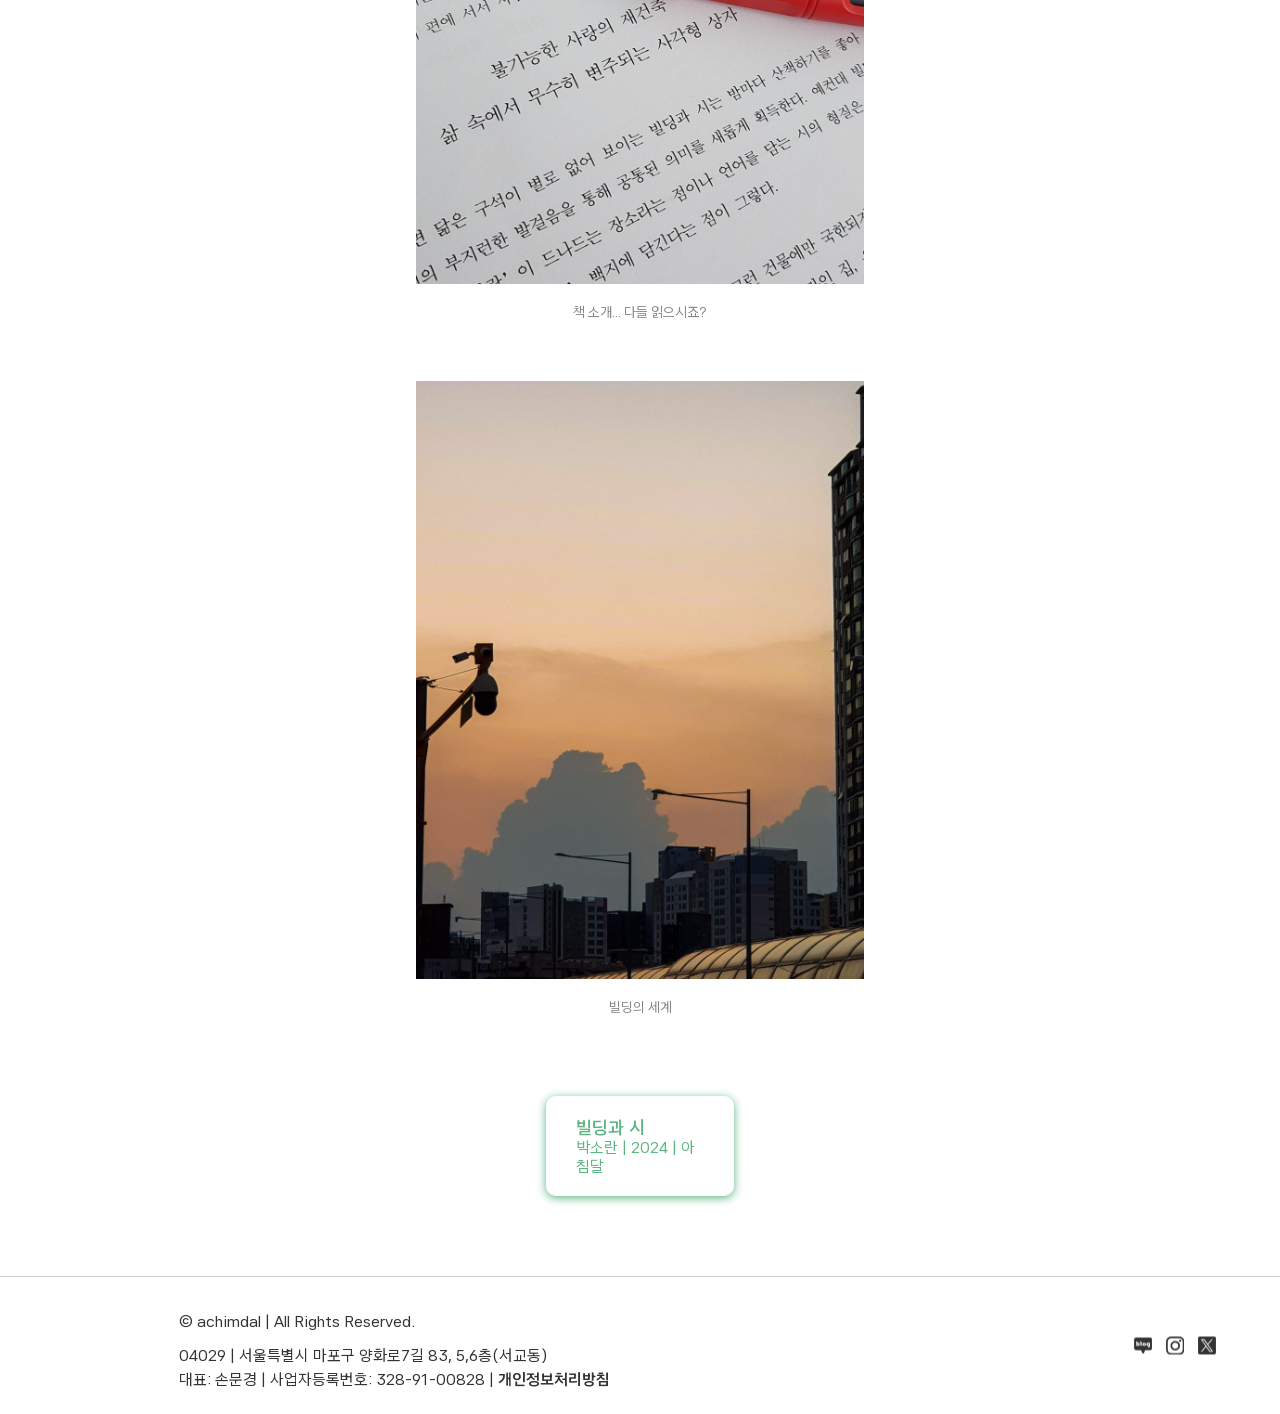
<file: sun/editor-note-detail.html>
<!DOCTYPE html>
<html lang="ko">

<head>
    <meta charset="UTF-8">
    <meta name="viewport" content="width=device-width, initial-scale=1.0">
    <title>편집자 노트 『빌딩과 시』</title>
    <!-- 구글 웹폰트 -->
    <link href="https://fonts.googleapis.com/css2?family=Asta+Sans:wght@300..800&display=swap" rel="stylesheet">

    <link rel="stylesheet" href="../css/reset.css">
    <link rel="stylesheet" href="../css/header.css">
    <link rel="stylesheet" href="css/editor-note-detail.css">
    <link rel="stylesheet" href="../css/footer.css">

    <script src="../js/jquery-1.12.4.min.js"></script>
    <script src="../js/header.js"></script>
    </title>
</head>


<body>

    <header>
        <h1><a href="../index.html">아침달</a></h1>
        <nav>
            <li class="menu">
                <h2 class="moon">아침ː달</class=>
                </h2>
                <ul>
                    <li><a href="../moon/intro.html">아침달 소개</a></li>
                    <li><a href="../moon/submit.html">원고 투고 안내</a></li>
                </ul>
            </li>

            <li class="menu">
                <h2 class="sun">아침ː해</class=>
                </h2>
                <ul>
                    <li><a href="new.html">신간 소식</a></li>
                    <li><a href="interview.html">작가 인터뷰</a></li>
                    <li><a href="editor-note.html">편집자 노트</a></li>
                    <li><a href="article.html">보도자료</a></li>
                </ul>
            </li>

            <li class="menu">
                <h2 class="eye">아침ː눈</h2>
                <ul>
                    <li><a href="../eye/bookclub.html">북클럽 클로버</a></li>
                    <li><a href="../eye/event.html">이벤트 및 행사</a></li>
                </ul>
            </li>
        </nav>

        <div class="user-search">
            <a href="#" class="user">회원가입</a>
            <a href="#" class="search">검색</a>
        </div>
    </header>

    <section>


        <div class="headline">
            <h2>
                편집자 노트 『빌딩과 시』
            </h2>
        </div>

        <div class="main-img">
            <img src="img/building.jpg" alt="빌딩과 시 편집자 노트">
        </div>

        <div>
            <p>
                2018년 봄, 그때의 나는 대학교를 갓 졸업했으나 다음 목적지를 정하지 못하고 갈팡질팡 거리를 헤매고 있었다. 대학교라는 작은 사회에서 만난 사람들과 공동체를 이루어 지냈던 날들은
                아름다웠지만 울타리를 조금만 벗어났을 뿐인데 바깥은 봄이어도 살갗을 에는 바람이 불었다. 그동안 내가 캠퍼스 안에서 여러 건물을 드나들며 공부했던 시절은 품 안의 자식처럼 길러진
                시간이었구나. 이제 나에게는 얼마간 주어지는 수업도 과제도 없다. 도서관도 알아서 찾아다녀야 하고 나와 고민을 함께 나눌 동료도 없다.
            </p>
            <br><br>
            <p>
                내가 주로 걷는 길에는 언제나 가지런히 자란 나무들이 계절마다 새로운 꽃과 잎을 풍성하게 보여주어 다채로운 풍경을 선물했는데. 대학 건물에서 우르르 빠져나오는 학생들이 까르르 웃는 소리가
                듣기 좋아 벤치에 반대로 앉아 등받이 위에 양팔을 올려 한쪽 뺨을 대고 그 소리를 가만히 듣기도 했는데. 그럴 때면 꼭 달큼한 바람이 불었는데.
            </p>
            <br><br>
            <p>
                이제는 길을 걷다 무심코 주변을 돌아보면 그런 풍경을 만나기가 어렵다. 대신 금방이라도 내 숨을 조일 듯 웅장한 높이로 빼곡 들어찬 빌딩들이 사방에 있다. 정오가 지나면 그 빌딩 속에서
                하나둘 무리를 지으며 나오는 사람들. 목에 저마다 사원증을 메고 있기도 하고. 한 손에는 휴대폰과 지갑, 한 손에는 커피를 들고 컨베이어 벨트 위 공산품처럼 주변을 산책하기도 하고. 저기
                어딘가 구석에서는 몇 명 모여 담배에 불을 붙이기도 하는. 그런 모습들이 내겐 익숙해지고 있다. 마치 졸업만 하면 무엇이든 할 수 있을 거라고 생각했던 내가 정작 자유를 얻게 되자 손에서
                그것을 한참 굴리다가 당장 어디든지 반납해버리고 싶은 마음이 들듯. 그렇게 반납한 마음들이 모여 어떤 빌딩의 골조를 이루게 되면 거기에 누구라도 들어가고 싶듯. 무슨 일이든지 일단 하면서
                돈이라도 벌어야 한다고. 그렇지만 돈을 벌면 그다음엔 무엇을 해야 하는지는 여전히 모르는 채로 오늘도 빌딩 속을 드나드는 사람들.
            </p>
            <br><br>
            <p>
                어쩌면 이것은 우리가 살아가는 모습을 가장 잘 설명해주는 평범한 이야기. 그러나 결코 이 굴레 속에서 자유로울 사람이 얼마나 있을지 되묻게 되는 이야기.
            </p>
            <br><br>
            <p>
                도시를 호위하는 빌딩 사이사이를 가로지르며, 거리를 헤매던 그 봄에, 시인을 알게 된 건 우연이었다. 어느 날, 밤에 강을 바라보다가 시인이 말했다.
                <br>
                “저게 뭐라고 다들 이렇게 열심히 쳐다보고 있는 걸까요.”
                <br>
                주변에서 각자의 자리에 앉으며 단란한 대화를 나누고 있는 친구들과 연인들. 블루투스 스피커에는 밤에 어울리는 노래가 잔잔하게 흘러나오고 있었고. 모두들 한밤의 강물을 바라보고 있었다.
                그날 이후 나는 시인이 혼잣말처럼 뱉었던 말을 마음속에 오래오래 품었다. 이유는 없었지만. 이상했지만.
            </p>
            <br><br>
            <p>
                시간이 흘러 올해 나는 편집자가 되었지만 아직 내가 만든 책은 없었기 때문에 어디 가서 편집자라고 말하지는 않았다. 그러다가 일상시화 시리즈에서 나올 박소란 시인의 책을 첫 담당 편집으로
                맡게 되었다. 몇 년 만에 시인을 다시 만나게 된 것이다. 무엇보다 이 만남은 글로 만나는 순간이었기에 내겐 더욱 특별했다.
            </p>
            <br><br>
            <p>
                박소란 시인은 글에서 열심히 걷고 있었다. 다양한 크기와 의미로 변주되는 사각형 빌딩들을 드나들고, 거리를 헤집으며, 도시 한가운데에서 멈춰 어딘가를 응시했다. 그 응시의 시선은 너무
                멀리까지 가고 있어서 때론 아무도 짐작할 수 없는 세계라고 여기는 편이 나을 정도였다. 예전에도 잠깐 보았던 모습이 그랬던 것 같다. 시인은 많이 걷고, 멈추고, 바라보는 사람이었다.
                시인은 멈추기 위해 걷고, 바라보기 위해 걷는 사람이었다.
            </p>
            <br><br>
            <p>
                또 시인은 문장에서 ‘쉼표’를 자주 쓴다. 문장을 이어나가다가 중간, 그 어딘가쯤에서. 바로, 이렇게. 이는 시인이 그동안 우리에게 보여주었던 기질과도 닮은 듯하다. 시인 박소란은 그냥
                넘겨짚는 법이 없으니까. 확신하고 단언할 수 있더라도 곧장 말하는 법이 없으니까. 아마 시인의 문장을 읽으면서 우리는 자주 멈추게 될 것이다. 그 멈춤은 단순한 정지 상태가 아니라,
                무언가를 보게끔 만드는 시선에 시야를 넓힐 것이다. 쉼표로 짚는 호흡은 일종의 산책하는 리듬이다. 만약 빌딩이 하늘 방향으로 솟은 문장이라면, 그 속에서 열심히 움직이고 있는 우리는
                저마다 문장을 구성하는 요소, 그러니까 리듬이고 호흡이고 쉼표가 아닐까.
            </p>
            <br><br>
            <p>
                이 책은 내게 비로소 편집자 정체성을 심어준 책이다. 또한 박소란 시인의 첫 산문집이다. 우리의 처음은 각기 다른 의미를 가지고 있지만 함께 만든 처음이었기에 이 도시 속에서 조금 덜
                외로울 수 있었던 것 같다. 대학교를 졸업하고 나와 마주했던 세상이 두려웠던 그해 봄을 지나 여기까지 올 수 있었던 건 끝내 글과 헤어지지 않기를 택했기 때문이었다. 여전히 세상은 내게
                크고 복잡하고 어렵기만 하지만 앞으로도 빌딩에서 만날 사람들과 펼칠 꿈을 기대하면서 그렇게 이 도시를 먹먹한 심정으로 살아가고 싶다. 세상에 비하면 빌딩은 작디작은 구조물에 불과하지만,
                한 대학생이 저녁이 무르익은 빌딩 속 도서관에서 시집을 읽고 시를 노트에 옮기며 문학을 꿈꾸었듯, 꿈의 크기와 반비례하는 공간에서 우리는 이미 이 세상보다 더 거대한 삶을 살고 있다는
                것을. 나는 이 책에서 배울 수 있었다.
            </p>
        </div>

        <div class="quote">
            <p>나는 어제보다 오늘 조금 더 지었고, 조금 더 견뎠고, 조금 더 썼고, <br> 쓴 것들은 곧잘 지워져버리지만. 익숙한 자음과 모음, <br> 철자들은 막무가내로 쏟아지고. 하는 수 없다는 듯 <br> 나는 또
                쓰고, 쓰고, 쓰고.</p>
                <br>
            <span>「more games, more」 부분</span>
        </div>

        <div class="main-img">
            <img src="img/building-1.jpg" alt="빌딩과 시 편집자 노트">
            <p>서명 중인 박소란 시인</p>
        </div>

        <div class="main-img">
            <img src="img/building-2.jpg" alt="빌딩과 시 편집자 노트">
            <p>빌딩과 시(Feat. 비둘기)</p>
        </div>

        <div class="main-img">
            <img src="img/building-3.jpg" alt="빌딩과 시 편집자 노트">
            <p>책 나왔을 때!</p>
        </div>

        <div class="main-img">
            <img src="img/building-4.jpg" alt="빌딩과 시 편집자 노트">
            <p>책 소개... 다들 읽으시죠?</p>
        </div>

        <div class="main-img">
            <img src="img/building-5.jpg" alt="빌딩과 시 편집자 노트">
            <p>빌딩의 세계</p>
        </div>

         <div class="buy">
            <a href="https://product.kyobobook.co.kr/detail/S000213723420" target="_blank">
                <h4>빌딩과 시</h4>
                <p>박소란 | 2024 | 아침달</p>
            </a>
        </div>


    </section>

    <footer>
        <div class="inbox">
            <div class="info">
                <ul>
                    <li class="copy">&copy; achimdal | All Rights Reserved.</li>
                    <li>
                        <address>
                            04029 | 서울특별시 마포구 양화로7길 83, 5,6층(서교동)
                        </address>
                    </li>
                    <li class="business">대표: 손문경 | 사업자등록번호: 328-91-00828 | <a href="#"><span>개인정보처리방침</span></a></li>
                </ul>
            </div>

            <div class="sns">
                <a href="https://m.blog.naver.com/achimdalbooks" target="_blank" class="blog">blog</a>
                <a href="https://www.instagram.com/achimdal.books/" target="_blank" class="instagram">instgram</a>
                <a href="https://x.com/achimdalbooks/" target="_blank" class="twitter">twitter</a>
            </div>
        </div>
    </footer>

</body>
</file>
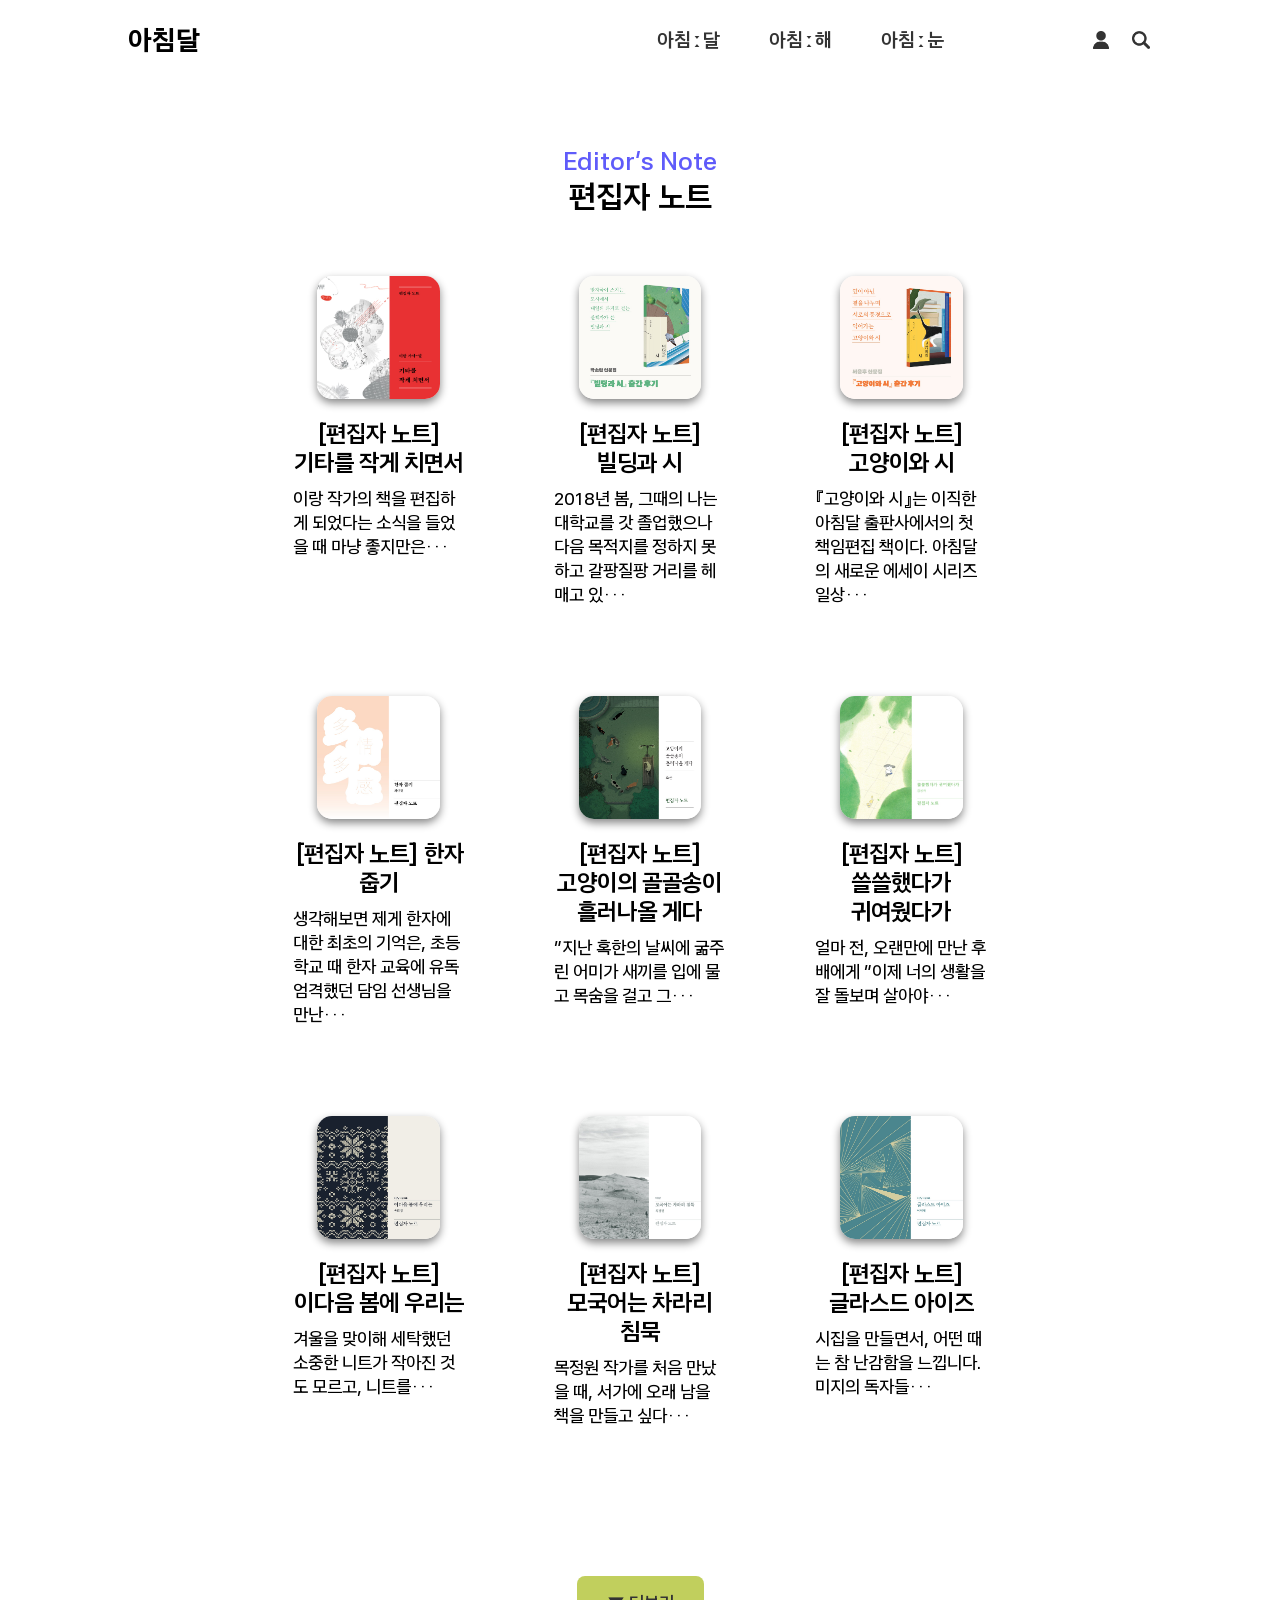
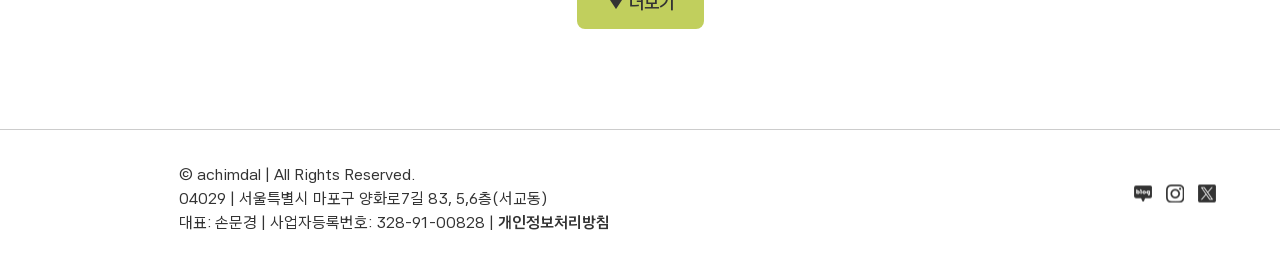
<file: sun/editor-note.html>
<!DOCTYPE html>
<html lang="ko">

<head>
    <meta charset="UTF-8">
    <meta name="viewport" content="width=device-width, initial-scale=1.0">
    <title>아침달 | 편집자 노트</title>

    <!-- 구글 웹폰트 -->
    <link href="https://fonts.googleapis.com/css2?family=Asta+Sans:wght@300..800&display=swap" rel="stylesheet">

    <link rel="stylesheet" href="../css/reset.css">
    <link rel="stylesheet" href="../css/header.css">
    <link rel="stylesheet" href="css/editor.css">

    <script src="../js/jquery-1.12.4.min.js"></script>
    <script src="../js/header.js"></script>
</head>

<body>

    <header>
        <h1><a href="../index.html">아침달</a></h1>
        <nav>
            <li class="menu">
                <h2 class="moon">아침ː달</class=>
                </h2>
                <ul>
                    <li><a href="../moon/intro.html">아침달 소개</a></li>
                    <li><a href="../moon/submit.html">원고 투고 안내</a></li>
                </ul>
            </li>

            <li class="menu">
                <h2 class="sun">아침ː해</class=>
                </h2>
                <ul>
                    <li><a href="new.html">신간 소식</a></li>
                    <li><a href="interview.html">작가 인터뷰</a></li>
                    <li><a href="editor-note.html">편집자 노트</a></li>
                    <li><a href="article.html">보도자료</a></li>
                </ul>
            </li>

            <li class="menu">
                <h2 class="eye">아침ː눈</h2>
                <ul>
                    <li><a href="../eye/bookclub.html">북클럽 클로버</a></li>
                    <li><a href="../eye/event.html">이벤트 및 행사</a></li>
                </ul>
            </li>
        </nav>

        <div class="user-search">
            <a href="#" class="user">회원가입</a>
            <a href="#" class="search">검색</a>
        </div>
    </header>

    <div class="container">
        <div class="content">

            <div class="headline">
                <h2>
                    <span>Editor's Note</span>
                    <br>
                    편집자 노트
                </h2>
            </div>

            <div class="box">
                <div class="img-box"><a href="#"><img src="img/guitar.jpg" alt="기타를 작게 치면서 편집자 노트"></a></div>

                <a href="#">
                    <div class="txt-box">
                        <h3>[편집자 노트] 기타를 작게 치면서</h3>
                        <p>이랑 작가의 책을 편집하게 되었다는 소식을 들었을 때 마냥 좋지만은···</p>
                    </div>
                </a>
            </div>

            <div class="box">
                <div class="img-box"><a href="editor-note-detail.html"><img src="img/building.jpg"
                            alt="빌딩과 시 편집자 노트"></a></div>

                <a href="#">
                    <div class="txt-box">
                        <h3>[편집자 노트] 빌딩과 시</h3>
                        <p>2018년 봄, 그때의 나는 대학교를 갓 졸업했으나 다음 목적지를 정하지 못하고 갈팡질팡 거리를 헤매고 있···</p>
                    </div>
                </a>
            </div>

            <div class="box">
                <div class="img-box"><a href="#"><img src="img/cat.jpg" alt="고양이와 시 편집자 노트"></a></div>

                <a href="#">
                    <div class="txt-box">
                        <h3>[편집자 노트] 고양이와 시</h3>
                        <p>『고양이와 시』는 이직한 아침달 출판사에서의 첫 책임편집 책이다. 아침달의 새로운 에세이 시리즈 일상···</p>
                    </div>
                </a>
            </div>

            <div class="box">
                <div class="img-box"><a href="#"><img src="img/hanja.jpg" alt="한자 줍기 편집자 노트"></a></div>

                <a href="#">
                    <div class="txt-box">
                        <h3>[편집자 노트] 한자 줍기</h3>
                        <p>생각해보면 제게 한자에 대한 최초의 기억은, 초등학교 때 한자 교육에 유독 엄격했던 담임 선생님을 만난···</p>
                    </div>
                </a>
            </div>

            <div class="box">
                <div class="img-box"><a href="#"><img src="img/golgolsong.jpg" alt="고양이의 골골송이 흘러나올 게다 편집자 노트"></a></div>

                <a href="#">
                    <div class="txt-box">
                        <h3>[편집자 노트] 고양이의 골골송이 흘러나올 게다</h3>
                        <p>“지난 혹한의 날씨에 굶주린 어미가 새끼를 입에 물고 목숨을 걸고 그···</p>
                    </div>
                </a>
            </div>

            <div class="box">
                <div class="img-box"><a href="#"><img src="img/cute.jpg" alt="쓸쓸했다가 귀여웠다가 편집자 노트"></a></div>

                <a href="#">
                    <div class="txt-box">
                        <h3>[편집자 노트] 쓸쓸했다가 귀여웠다가</h3>
                        <p>얼마 전, 오랜만에 만난 후배에게 "이제 너의 생활을 잘 돌보며 살아야···</p>
                    </div>
                </a>
            </div>

            <div class="box">
                <div class="img-box"><a href="#"><img src="img/after-spring.jpg" alt="이다음 봄에 우리는 편집자 노트"></a></div>

                <a href="#">
                    <div class="txt-box">
                        <h3>[편집자 노트] 이다음 봄에 우리는</h3>
                        <p>겨울을 맞이해 세탁했던 소중한 니트가 작아진 것도 모르고, 니트를···</p>
                    </div>
                </a>
            </div>

            <div class="box">
                <div class="img-box"><a href="#"><img src="img/silent.jpg" alt="모국어는 차라리 침묵 편집자 노트"></a></div>

                <a href="#">
                    <div class="txt-box">
                        <h3>[편집자 노트] 모국어는 차라리 침묵</h3>
                        <p>목정원 작가를 처음 만났을 때, 서가에 오래 남을 책을 만들고 싶다···</p>
                    </div>
                </a>
            </div>

            <div class="box">
                <div class="img-box"><a href="#"><img src="img/eyes.jpg" alt="글라스드 아이즈 편집자 노트"></a></div>

                <a href="#">
                    <div class="txt-box">
                        <h3>[편집자 노트] 글라스드 아이즈</h3>
                        <p>시집을 만들면서, 어떤 때는 참 난감함을 느낍니다. 미지의 독자들···</p>
                    </div>
                </a>
            </div>

        </div>

        <div class="btn">
            <a href="#" id="loadMore">▼ 더보기</a>
        </div>
    </div>

    <footer>
        <div class="inbox">
            <div class="info">
                <ul>
                    <li class="copy">&copy; achimdal | All Rights Reserved.</li>
                    <li>
                        <address>
                            04029 | 서울특별시 마포구 양화로7길 83, 5,6층(서교동)
                        </address>
                    </li>
                    <li class="business">대표: 손문경 | 사업자등록번호: 328-91-00828 | <a href="#"><span>개인정보처리방침</span></a></li>
                </ul>
            </div>

            <div class="sns">
                <a href="https://m.blog.naver.com/achimdalbooks" target="_blank" class="blog">blog</a>
                <a href="https://www.instagram.com/achimdal.books/" target="_blank" class="instagram">instgram</a>
                <a href="https://x.com/achimdalbooks/" target="_blank" class="twitter">twitter</a>
            </div>
        </div>
    </footer>
</body>

</html>
</file>
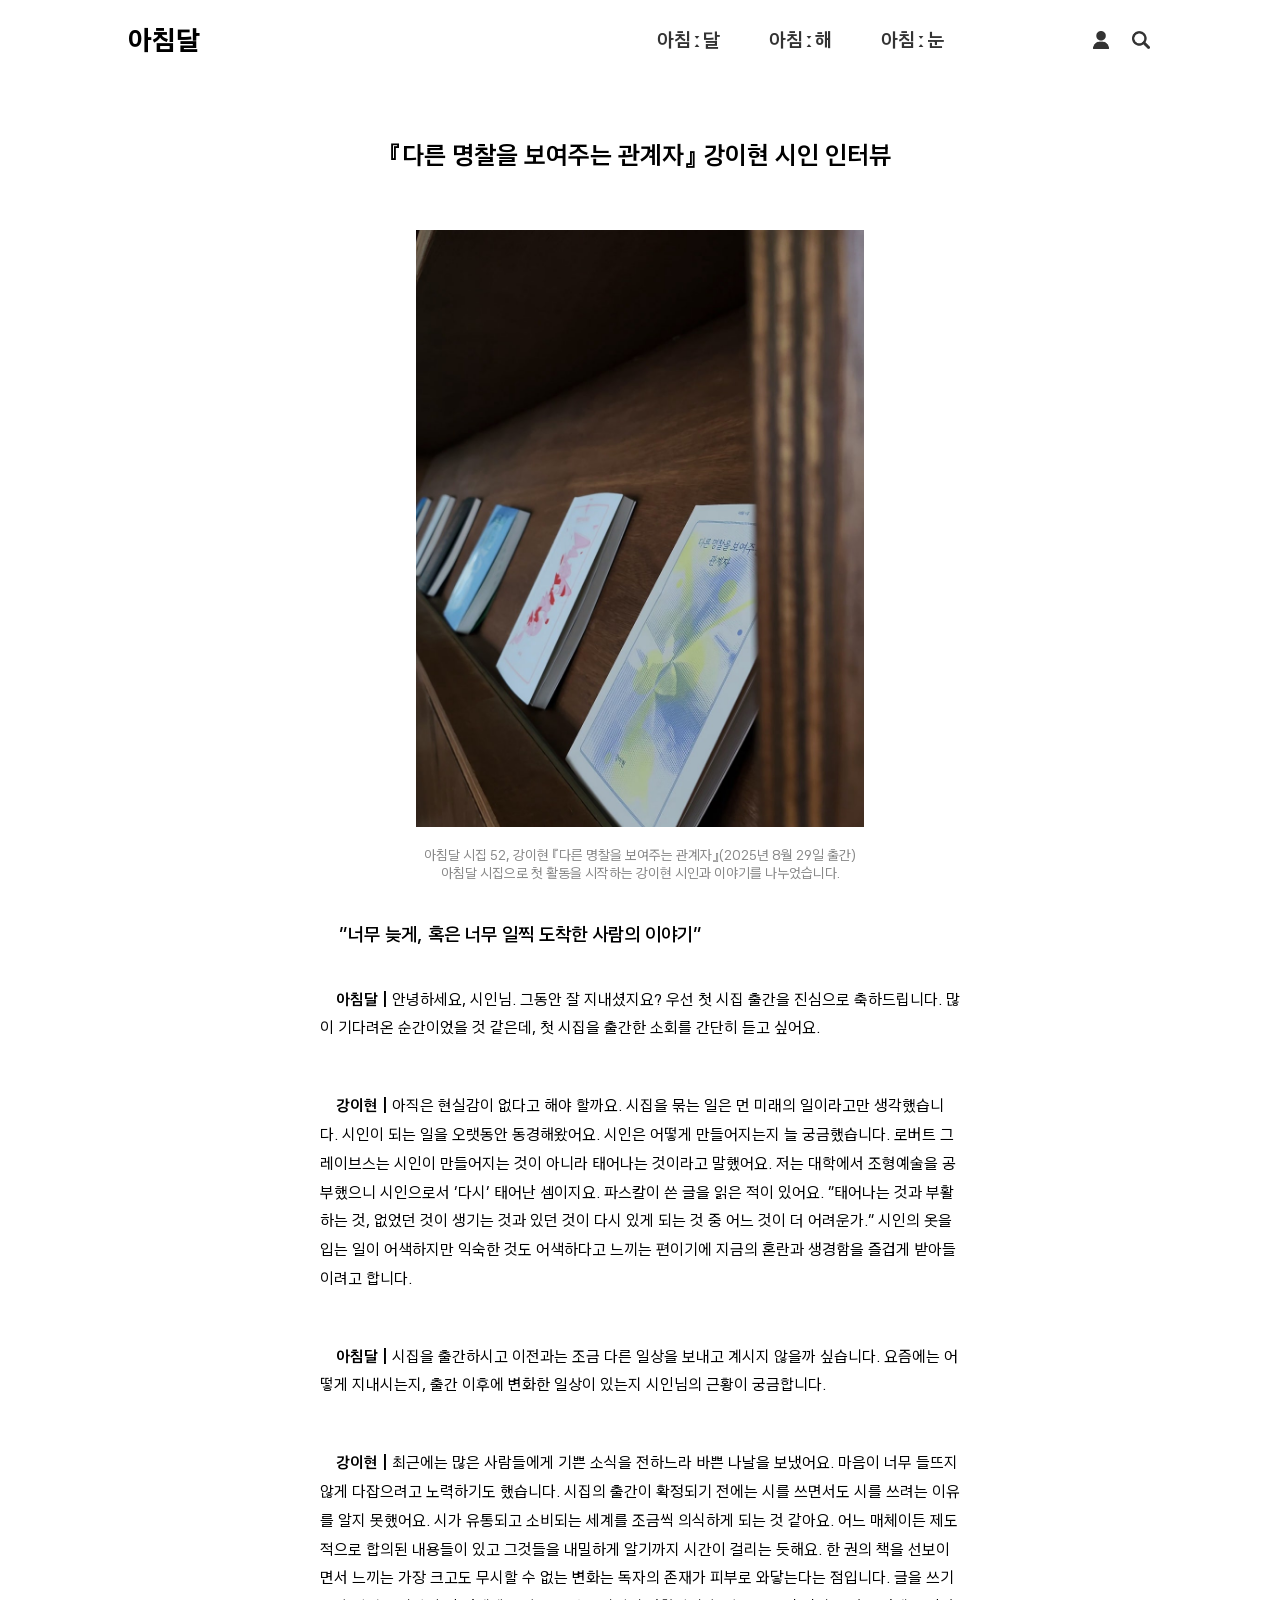
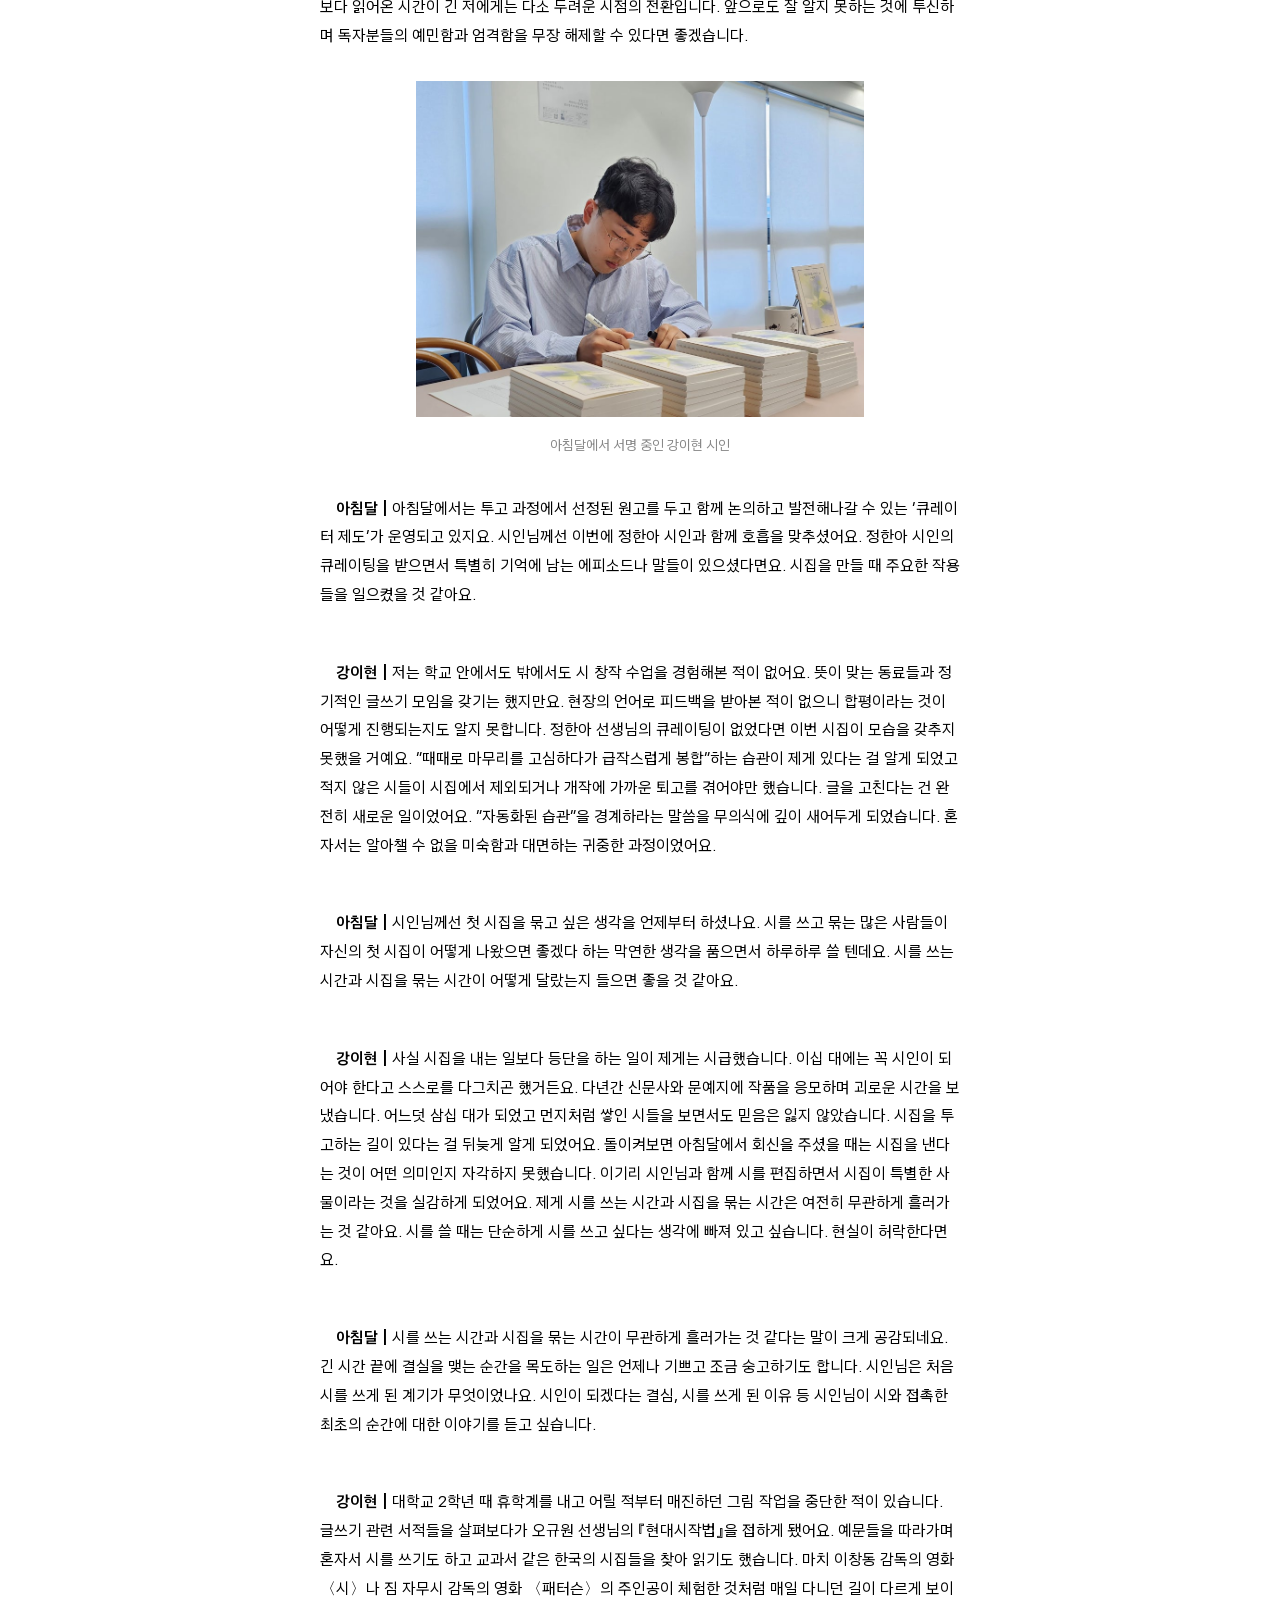
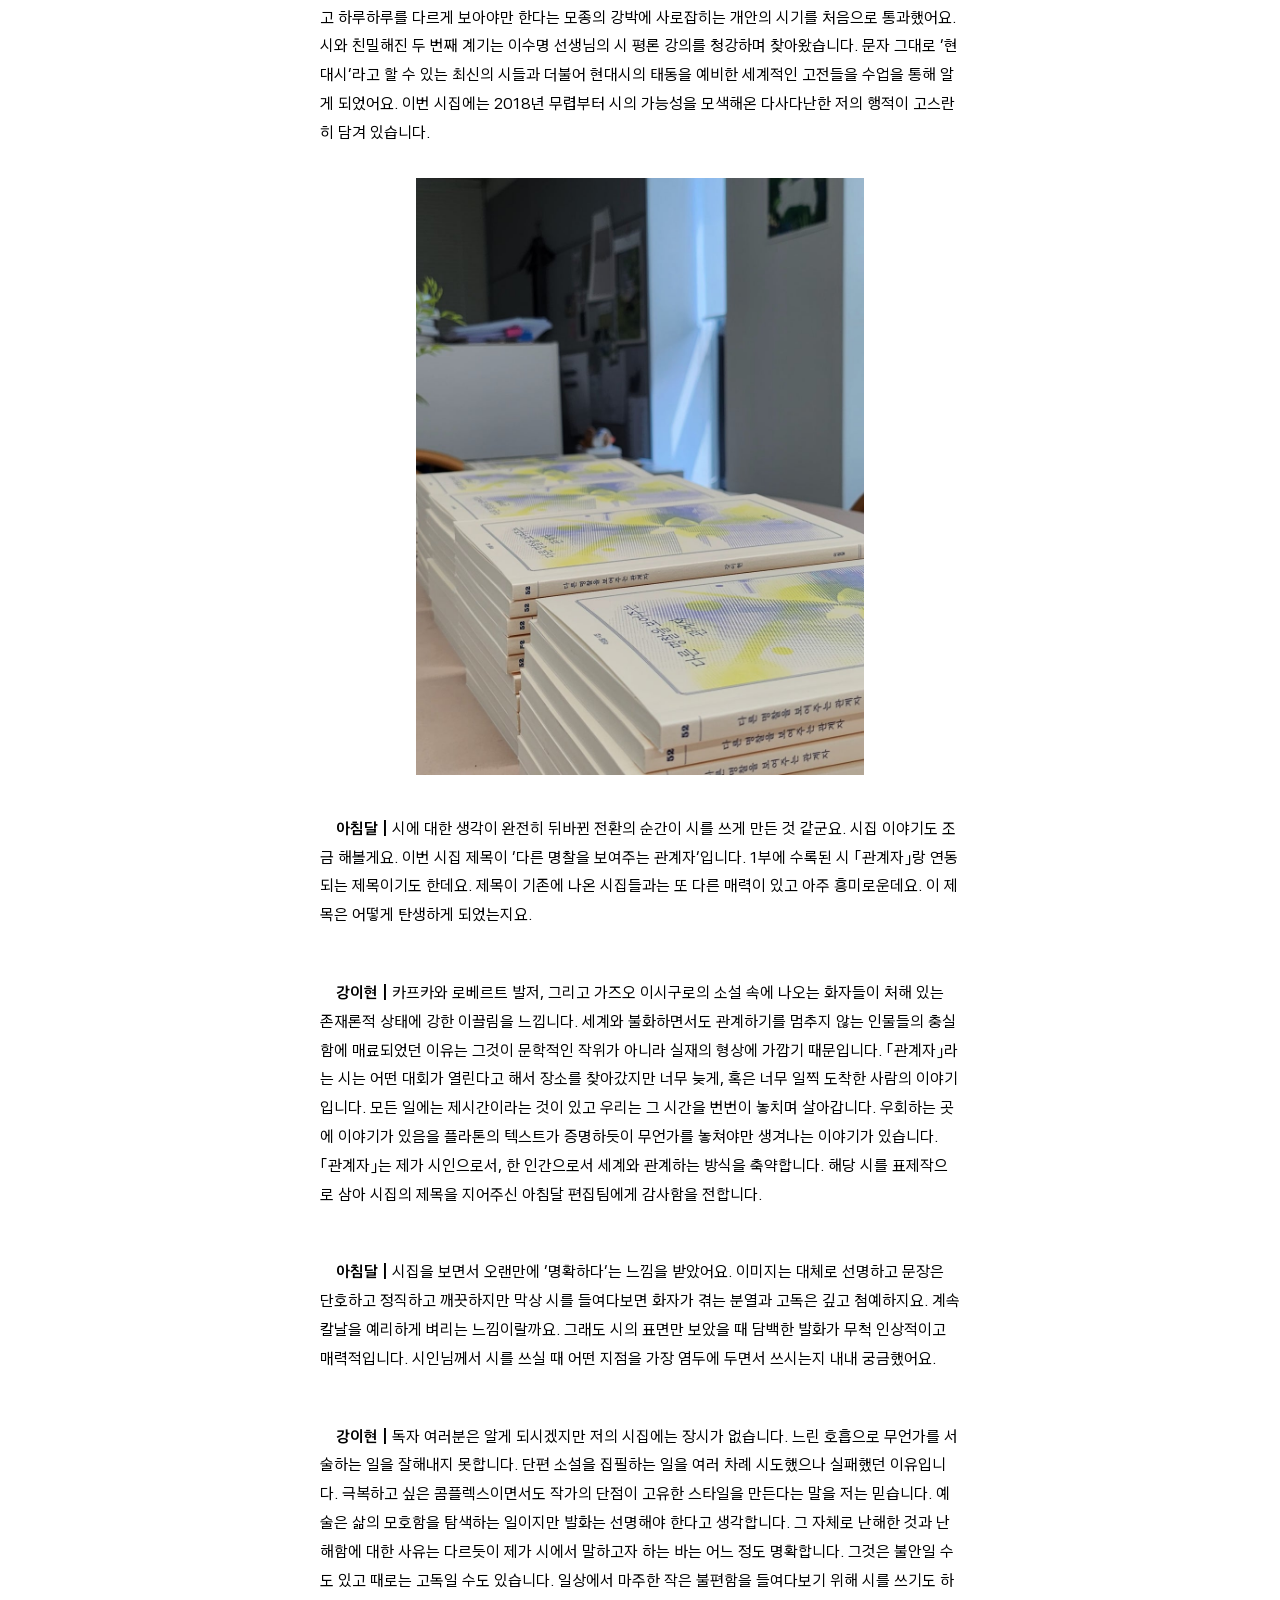
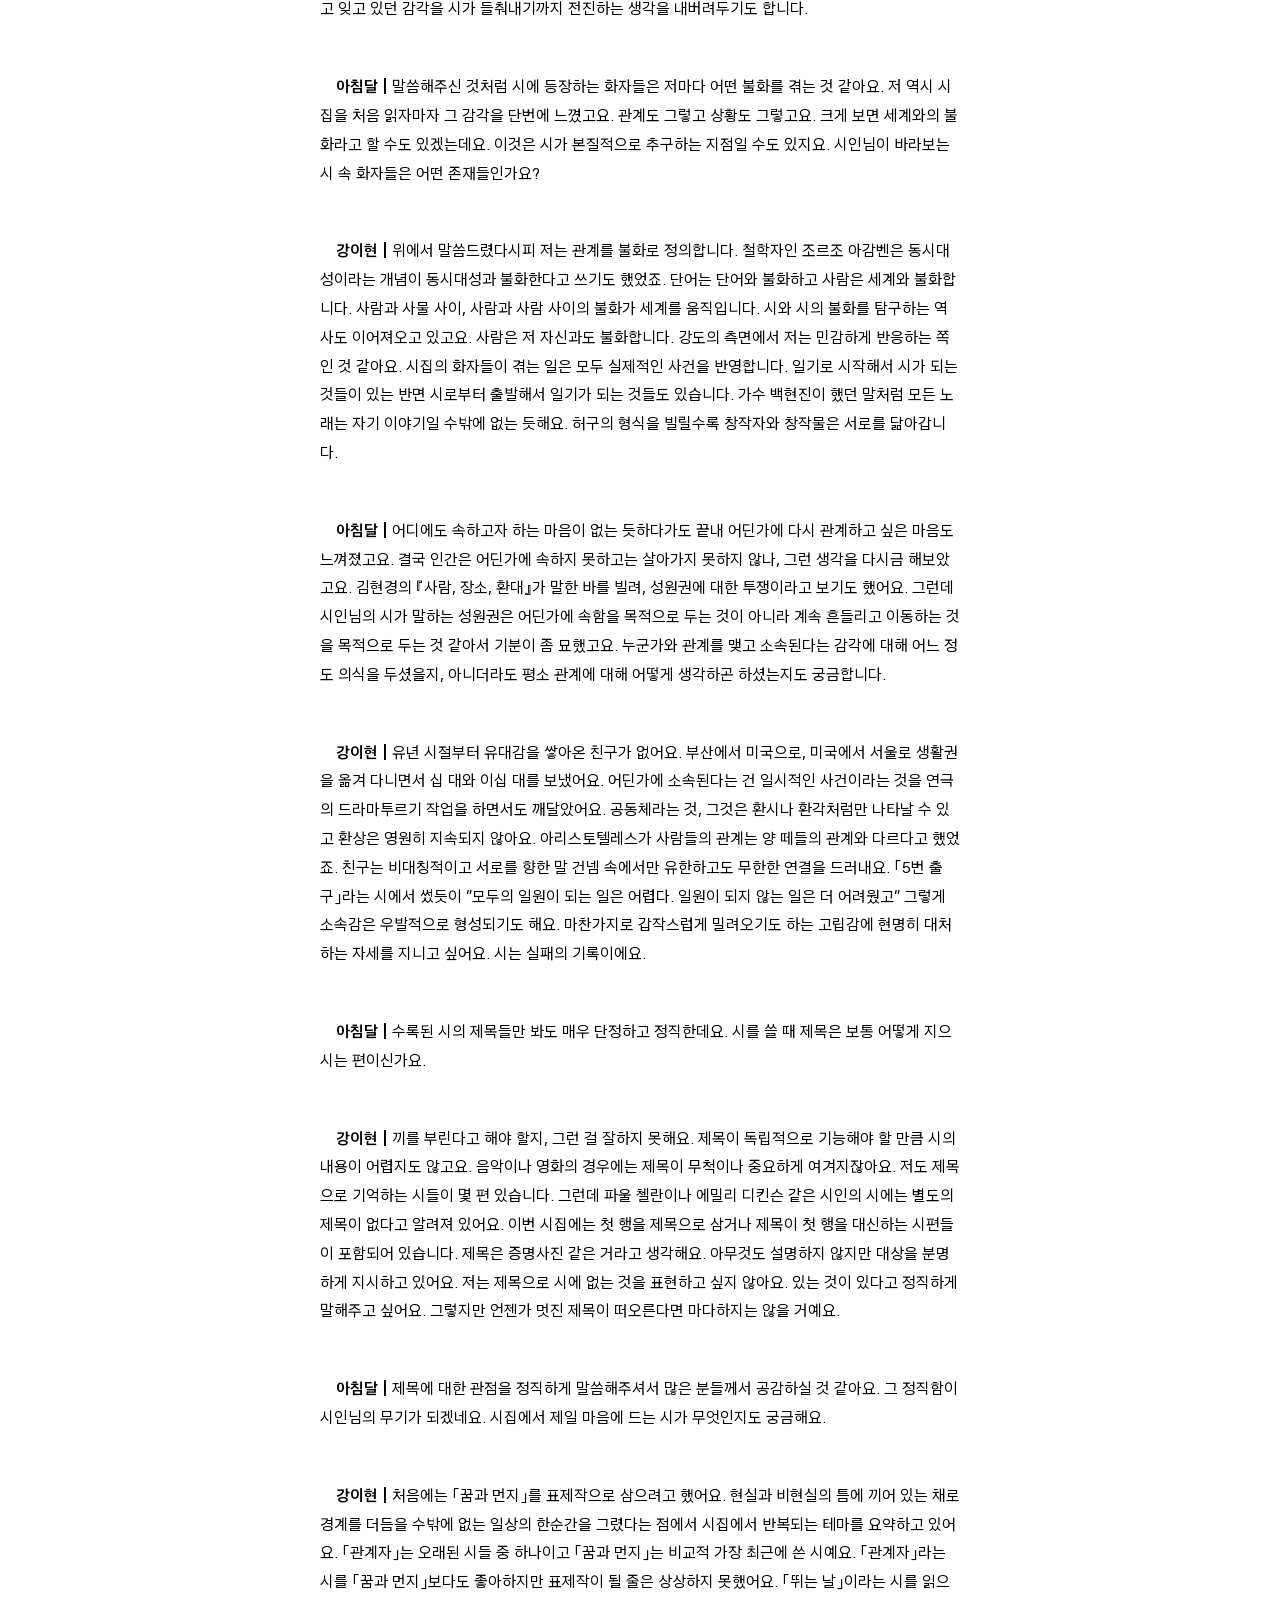
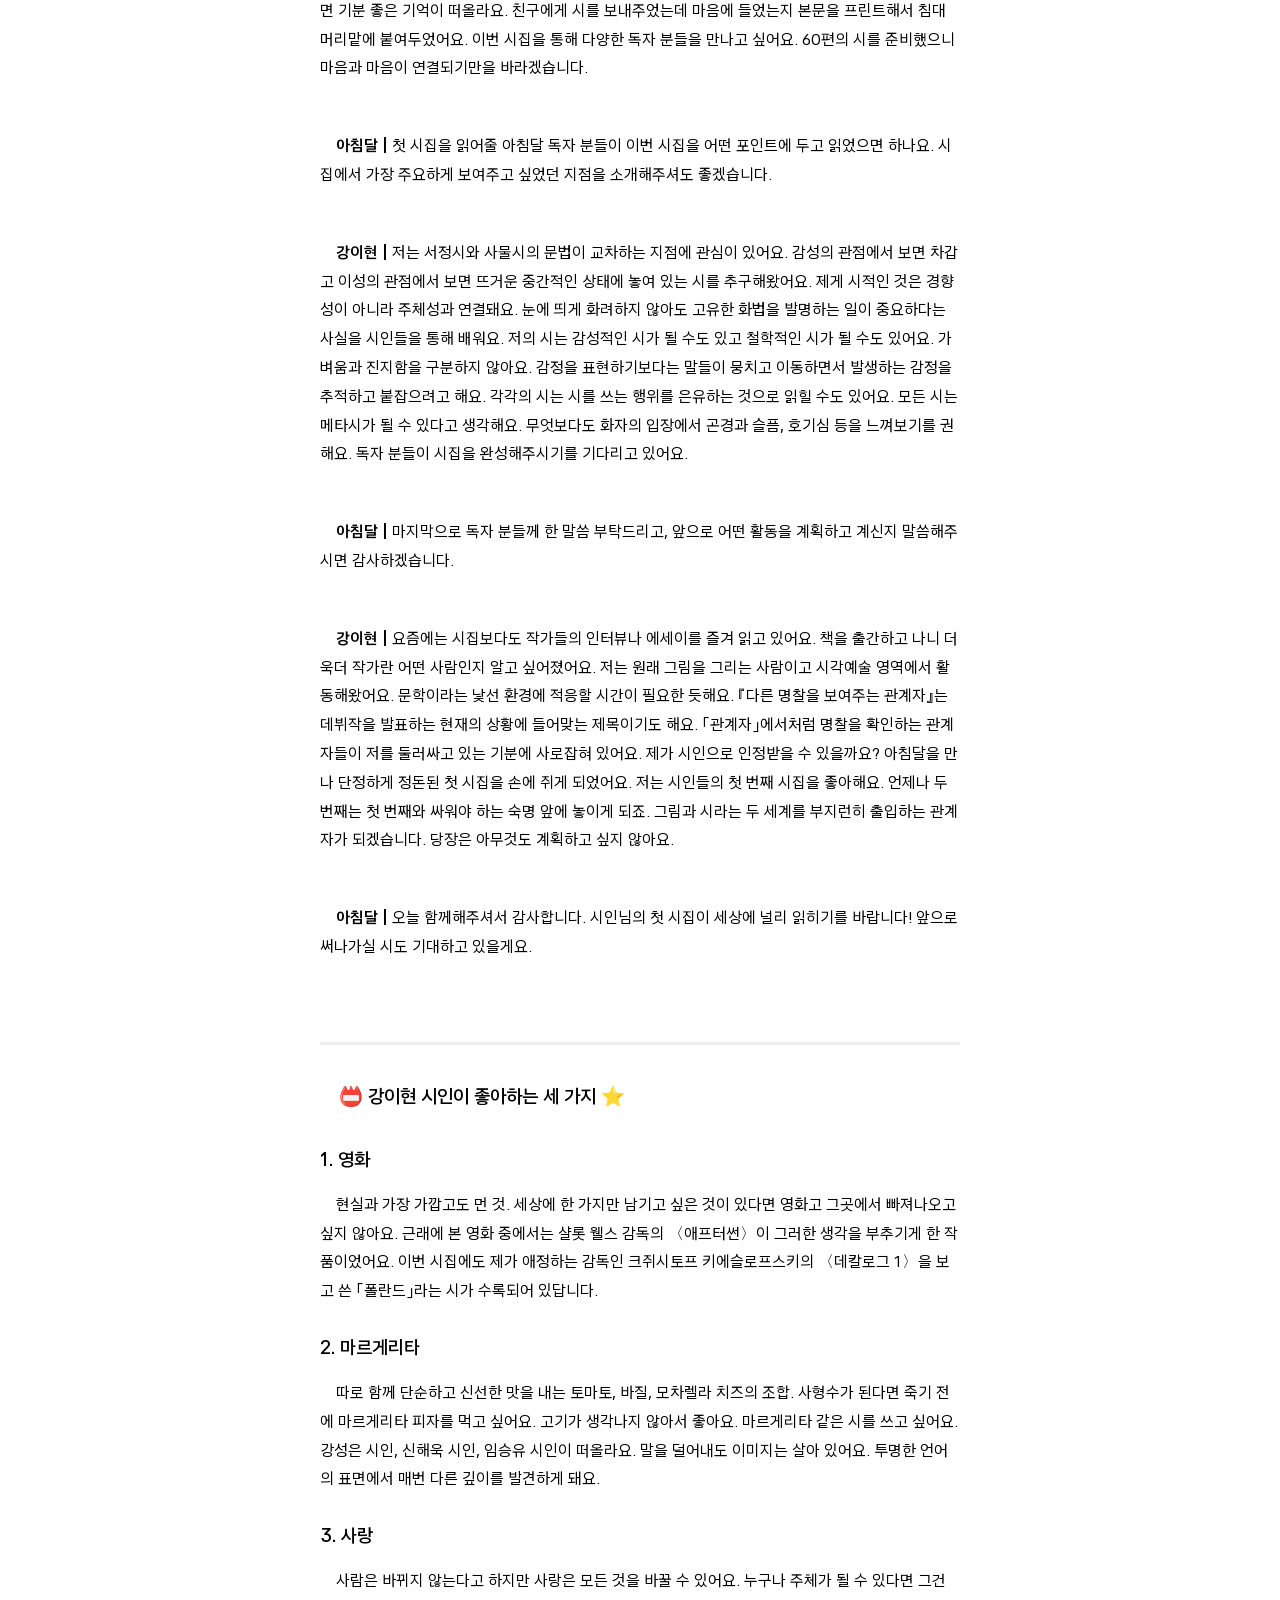
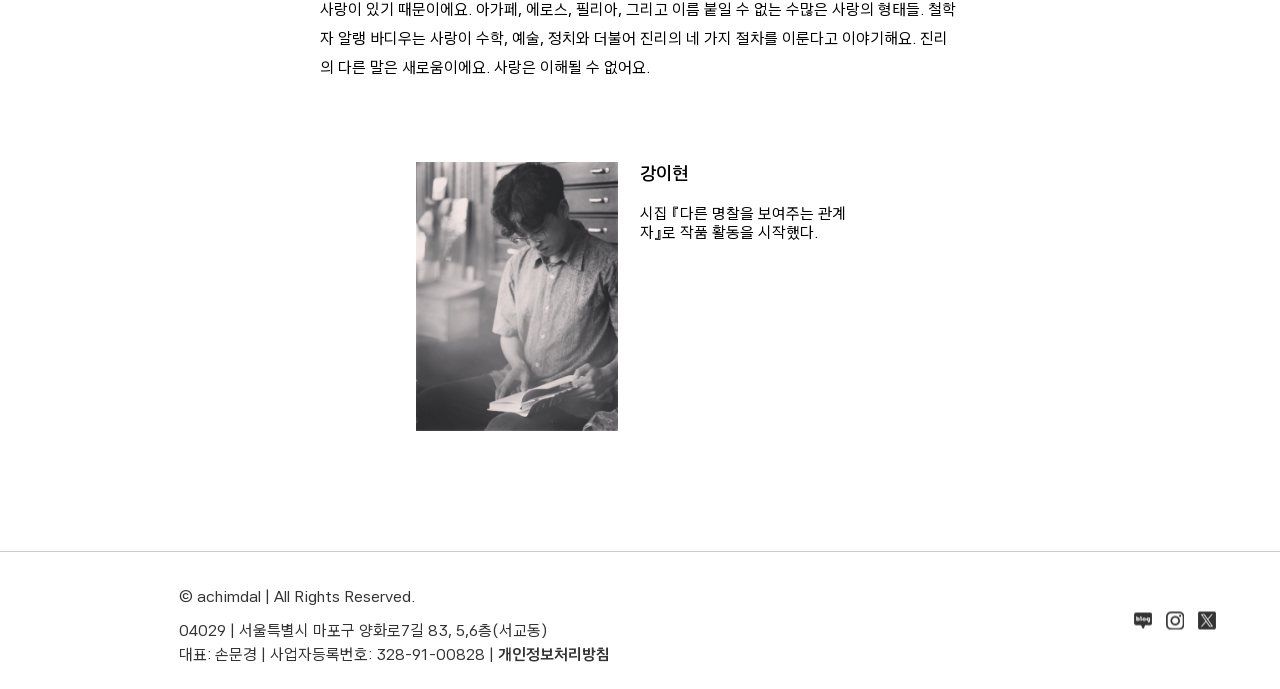
<file: sun/interview-detail.html>
<!DOCTYPE html>
<html lang="ko">

<head>
    <meta charset="UTF-8">
    <meta name="viewport" content="width=device-width, initial-scale=1.0">
    <title>『다른 명찰을 보여주는 관계자』 강이현 시인 인터뷰</title>
    <!-- 구글 웹폰트 -->
    <link href="https://fonts.googleapis.com/css2?family=Asta+Sans:wght@300..800&display=swap" rel="stylesheet">

    <link rel="stylesheet" href="../css/reset.css">
    <link rel="stylesheet" href="../css/header.css">
    <link rel="stylesheet" href="css/interview-detail.css">
    <link rel="stylesheet" href="../css/footer.css">

    <script src="../js/jquery-1.12.4.min.js"></script>
    <script src="../js/header.js"></script>
    </title>
</head>

<body>

    <header>
        <h1><a href="../index.html">아침달</a></h1>
        <nav>
            <li class="menu">
                <h2 class="moon">아침ː달</class=>
                </h2>
                <ul>
                    <li><a href="../moon/intro.html">아침달 소개</a></li>
                    <li><a href="../moon/submit.html">원고 투고 안내</a></li>
                </ul>
            </li>

            <li class="menu">
                <h2 class="sun">아침ː해</class=>
                </h2>
                <ul>
                    <li><a href="new.html">신간 소식</a></li>
                    <li><a href="interview.html">작가 인터뷰</a></li>
                    <li><a href="editor-note.html">편집자 노트</a></li>
                    <li><a href="article.html">보도자료</a></li>
                </ul>
            </li>

            <li class="menu">
                <h2 class="eye">아침ː눈</h2>
                <ul>
                    <li><a href="../eye/bookclub.html">북클럽 클로버</a></li>
                    <li><a href="../eye/event.html">이벤트 및 행사</a></li>
                </ul>
            </li>
        </nav>

        <div class="user-search">
            <a href="#" class="user">회원가입</a>
            <a href="#" class="search">검색</a>
        </div>
    </header>

    <section>

        <div class="headline">
            <h2>
                『다른 명찰을 보여주는 관계자』 강이현 시인 인터뷰
            </h2>
        </div>



        <div class="interview-info">

            <div class="main-img">
                <img src="img/interview1.jpg" alt="강이현 시인 인터뷰">
                <p>아침달 시집 52, 강이현 『다른 명찰을 보여주는 관계자』(2025년 8월 29일 출간) <br>
                    아침달 시집으로 첫 활동을 시작하는 강이현 시인과 이야기를 나누었습니다.
                </p>

            </div>

        </div>

        <div class="article">

            <h3>“너무 늦게, 혹은 너무 일찍 도착한 사람의 이야기”</h3>

            <p>
                <b> 아침달 | </b> 안녕하세요, 시인님. 그동안 잘 지내셨지요? 우선 첫 시집 출간을 진심으로 축하드립니다. 많이 기다려온 순간이었을 것 같은데, 첫 시집을 출간한 소회를 간단히
                듣고 싶어요.
            </p>
            <br>
            <p>
                <b>강이현 | </b> 아직은 현실감이 없다고 해야 할까요. 시집을 묶는 일은 먼 미래의 일이라고만 생각했습니다. 시인이 되는 일을 오랫동안 동경해왔어요. 시인은 어떻게 만들어지는지 늘
                궁금했습니다. 로버트 그레이브스는 시인이 만들어지는 것이 아니라 태어나는 것이라고 말했어요. 저는 대학에서 조형예술을 공부했으니 시인으로서 ‘다시’ 태어난 셈이지요. 파스칼이 쓴 글을
                읽은 적이 있어요. “태어나는 것과 부활하는 것, 없었던 것이 생기는 것과 있던 것이 다시 있게 되는 것 중 어느 것이 더 어려운가.” 시인의 옷을 입는 일이 어색하지만 익숙한 것도
                어색하다고 느끼는 편이기에 지금의 혼란과 생경함을 즐겁게 받아들이려고 합니다.</b>
            </p>
            <br>
            <p>
                <b>아침달 | </b> 시집을 출간하시고 이전과는 조금 다른 일상을 보내고 계시지 않을까 싶습니다. 요즘에는 어떻게 지내시는지, 출간 이후에 변화한 일상이 있는지 시인님의 근황이
                궁금합니다.
            </p>
            <br>
            <p>
                <b>강이현 | </b> 최근에는 많은 사람들에게 기쁜 소식을 전하느라 바쁜 나날을 보냈어요. 마음이 너무 들뜨지 않게 다잡으려고 노력하기도 했습니다. 시집의 출간이 확정되기 전에는 시를
                쓰면서도 시를 쓰려는 이유를 알지 못했어요. 시가 유통되고 소비되는 세계를 조금씩 의식하게 되는 것 같아요. 어느 매체이든 제도적으로 합의된 내용들이 있고 그것들을 내밀하게 알기까지
                시간이 걸리는 듯해요. 한 권의 책을 선보이면서 느끼는 가장 크고도 무시할 수 없는 변화는 독자의 존재가 피부로 와닿는다는 점입니다. 글을 쓰기보다 읽어온 시간이 긴 저에게는 다소 두려운
                시점의 전환입니다. 앞으로도 잘 알지 못하는 것에 투신하며 독자분들의 예민함과 엄격함을 무장 해제할 수 있다면 좋겠습니다.
            </p>

        </div>

        <div class="main-img">
            <img src="img/interview2.jpg" alt="강이현 시인 인터뷰">
            <p>아침달에서 서명 중인 강이현 시인</p>
        </div>

        <div class="article">
            <p>
                <b>아침달 | </b> 아침달에서는 투고 과정에서 선정된 원고를 두고 함께 논의하고 발전해나갈 수 있는 ‘큐레이터 제도’가 운영되고 있지요. 시인님께선 이번에 정한아 시인과 함께 호흡을
                맞추셨어요. 정한아 시인의 큐레이팅을 받으면서 특별히 기억에 남는 에피소드나 말들이 있으셨다면요. 시집을 만들 때 주요한 작용들을 일으켰을 것 같아요.
            </p>
            <br>
            <p>
                <b>강이현 | </b> 저는 학교 안에서도 밖에서도 시 창작 수업을 경험해본 적이 없어요. 뜻이 맞는 동료들과 정기적인 글쓰기 모임을 갖기는 했지만요. 현장의 언어로 피드백을 받아본
                적이 없으니 합평이라는 것이 어떻게 진행되는지도 알지 못합니다. 정한아 선생님의 큐레이팅이 없었다면 이번 시집이 모습을 갖추지 못했을 거예요. “때때로 마무리를 고심하다가 급작스럽게
                봉합”하는 습관이 제게 있다는 걸 알게 되었고 적지 않은 시들이 시집에서 제외되거나 개작에 가까운 퇴고를 겪어야만 했습니다. 글을 고친다는 건 완전히 새로운 일이었어요. “자동화된
                습관”을 경계하라는 말씀을 무의식에 깊이 새어두게 되었습니다. 혼자서는 알아챌 수 없을 미숙함과 대면하는 귀중한 과정이었어요.
            </p>
            <br>
            <p>
                <b>아침달 | </b> 시인님께선 첫 시집을 묶고 싶은 생각을 언제부터 하셨나요. 시를 쓰고 묶는 많은 사람들이 자신의 첫 시집이 어떻게 나왔으면 좋겠다 하는 막연한 생각을 품으면서
                하루하루 쓸 텐데요. 시를 쓰는 시간과 시집을 묶는 시간이 어떻게 달랐는지 들으면 좋을 것 같아요.
            </p>
            <br>
            <p>
                <b>강이현 | </b> 사실 시집을 내는 일보다 등단을 하는 일이 제게는 시급했습니다. 이십 대에는 꼭 시인이 되어야 한다고 스스로를 다그치곤 했거든요. 다년간 신문사와 문예지에 작품을
                응모하며 괴로운 시간을 보냈습니다. 어느덧 삼십 대가 되었고 먼지처럼 쌓인 시들을 보면서도 믿음은 잃지 않았습니다. 시집을 투고하는 길이 있다는 걸 뒤늦게 알게 되었어요. 돌이켜보면
                아침달에서 회신을 주셨을 때는 시집을 낸다는 것이 어떤 의미인지 자각하지 못했습니다. 이기리 시인님과 함께 시를 편집하면서 시집이 특별한 사물이라는 것을 실감하게 되었어요. 제게 시를
                쓰는 시간과 시집을 묶는 시간은 여전히 무관하게 흘러가는 것 같아요. 시를 쓸 때는 단순하게 시를 쓰고 싶다는 생각에 빠져 있고 싶습니다. 현실이 허락한다면요.
            </p>
            <br>
            <p>
                <b>아침달 | </b> 시를 쓰는 시간과 시집을 묶는 시간이 무관하게 흘러가는 것 같다는 말이 크게 공감되네요. 긴 시간 끝에 결실을 맺는 순간을 목도하는 일은 언제나 기쁘고 조금
                숭고하기도 합니다. 시인님은 처음 시를 쓰게 된 계기가 무엇이었나요. 시인이 되겠다는 결심, 시를 쓰게 된 이유 등 시인님이 시와 접촉한 최초의 순간에 대한 이야기를 듣고 싶습니다.
            </p>
            <br>
            <p>
                <b>강이현 | </b> 대학교 2학년 때 휴학계를 내고 어릴 적부터 매진하던 그림 작업을 중단한 적이 있습니다. 글쓰기 관련 서적들을 살펴보다가 오규원 선생님의 『현대시작법』을 접하게
                됐어요. 예문들을 따라가며 혼자서 시를 쓰기도 하고 교과서 같은 한국의 시집들을 찾아 읽기도 했습니다. 마치 이창동 감독의 영화 〈시〉나 짐 자무시 감독의 영화 〈패터슨〉의 주인공이
                체험한 것처럼 매일 다니던 길이 다르게 보이고 하루하루를 다르게 보아야만 한다는 모종의 강박에 사로잡히는 개안의 시기를 처음으로 통과했어요. 시와 친밀해진 두 번째 계기는 이수명 선생님의
                시 평론 강의를 청강하며 찾아왔습니다. 문자 그대로 ‘현대시’라고 할 수 있는 최신의 시들과 더불어 현대시의 태동을 예비한 세계적인 고전들을 수업을 통해 알게 되었어요. 이번 시집에는
                2018년 무렵부터 시의 가능성을 모색해온 다사다난한 저의 행적이 고스란히 담겨 있습니다.
            </p>
        </div>

        <div class="main-img">
            <img src="img/interview3.jpg" alt="강이현 시인 인터뷰">
        </div>

        <div class="article">
            <p>
                <b>아침달 | </b> 시에 대한 생각이 완전히 뒤바뀐 전환의 순간이 시를 쓰게 만든 것 같군요. 시집 이야기도 조금 해볼게요. 이번 시집 제목이 ‘다른 명찰을 보여주는 관계자’입니다.
                1부에 수록된 시 「관계자」랑 연동되는 제목이기도 한데요. 제목이 기존에 나온 시집들과는 또 다른 매력이 있고 아주 흥미로운데요. 이 제목은 어떻게 탄생하게 되었는지요.
            </p>
            <br>
            <p>
                <b>강이현 | </b> 카프카와 로베르트 발저, 그리고 가즈오 이시구로의 소설 속에 나오는 화자들이 처해 있는 존재론적 상태에 강한 이끌림을 느낍니다. 세계와 불화하면서도 관계하기를
                멈추지 않는 인물들의 충실함에 매료되었던 이유는 그것이 문학적인 작위가 아니라 실재의 형상에 가깝기 때문입니다. 「관계자」라는 시는 어떤 대회가 열린다고 해서 장소를 찾아갔지만 너무
                늦게, 혹은 너무 일찍 도착한 사람의 이야기입니다. 모든 일에는 제시간이라는 것이 있고 우리는 그 시간을 번번이 놓치며 살아갑니다. 우회하는 곳에 이야기가 있음을 플라톤의 텍스트가
                증명하듯이 무언가를 놓쳐야만 생겨나는 이야기가 있습니다. 「관계자」는 제가 시인으로서, 한 인간으로서 세계와 관계하는 방식을 축약합니다. 해당 시를 표제작으로 삼아 시집의 제목을 지어주신
                아침달 편집팀에게 감사함을 전합니다.
            </p>
            <br>
            <p>
                <b>아침달 | </b> 시집을 보면서 오랜만에 ‘명확하다’는 느낌을 받았어요. 이미지는 대체로 선명하고 문장은 단호하고 정직하고 깨끗하지만 막상 시를 들여다보면 화자가 겪는 분열과
                고독은 깊고 첨예하지요. 계속 칼날을 예리하게 벼리는 느낌이랄까요. 그래도 시의 표면만 보았을 때 담백한 발화가 무척 인상적이고 매력적입니다. 시인님께서 시를 쓰실 때 어떤 지점을 가장
                염두에 두면서 쓰시는지 내내 궁금했어요.
            </p>
            <br>
            <p>
                <b>강이현 | </b> 독자 여러분은 알게 되시겠지만 저의 시집에는 장시가 없습니다. 느린 호흡으로 무언가를 서술하는 일을 잘해내지 못합니다. 단편 소설을 집필하는 일을 여러 차례
                시도했으나 실패했던 이유입니다. 극복하고 싶은 콤플렉스이면서도 작가의 단점이 고유한 스타일을 만든다는 말을 저는 믿습니다. 예술은 삶의 모호함을 탐색하는 일이지만 발화는 선명해야 한다고
                생각합니다. 그 자체로 난해한 것과 난해함에 대한 사유는 다르듯이 제가 시에서 말하고자 하는 바는 어느 정도 명확합니다. 그것은 불안일 수도 있고 때로는 고독일 수도 있습니다. 일상에서
                마주한 작은 불편함을 들여다보기 위해 시를 쓰기도 하고 잊고 있던 감각을 시가 들춰내기까지 전진하는 생각을 내버려두기도 합니다.
            </p>
            <br>
            <p>
                <b>아침달 | </b> 말씀해주신 것처럼 시에 등장하는 화자들은 저마다 어떤 불화를 겪는 것 같아요. 저 역시 시집을 처음 읽자마자 그 감각을 단번에 느꼈고요. 관계도 그렇고 상황도
                그렇고요. 크게 보면 세계와의 불화라고 할 수도 있겠는데요. 이것은 시가 본질적으로 추구하는 지점일 수도 있지요. 시인님이 바라보는 시 속 화자들은 어떤 존재들인가요?
            </p>
            <br>
            <p>
                <b>강이현 | </b> 위에서 말씀드렸다시피 저는 관계를 불화로 정의합니다. 철학자인 조르조 아감벤은 동시대성이라는 개념이 동시대성과 불화한다고 쓰기도 했었죠. 단어는 단어와 불화하고
                사람은 세계와 불화합니다. 사람과 사물 사이, 사람과 사람 사이의 불화가 세계를 움직입니다. 시와 시의 불화를 탐구하는 역사도 이어져오고 있고요. 사람은 저 자신과도 불화합니다. 강도의
                측면에서 저는 민감하게 반응하는 쪽인 것 같아요. 시집의 화자들이 겪는 일은 모두 실제적인 사건을 반영합니다. 일기로 시작해서 시가 되는 것들이 있는 반면 시로부터 출발해서 일기가 되는
                것들도 있습니다. 가수 백현진이 했던 말처럼 모든 노래는 자기 이야기일 수밖에 없는 듯해요. 허구의 형식을 빌릴수록 창작자와 창작물은 서로를 닮아갑니다.
            </p>
            <br>
            <p>
                <b>아침달 | </b> 어디에도 속하고자 하는 마음이 없는 듯하다가도 끝내 어딘가에 다시 관계하고 싶은 마음도 느껴졌고요. 결국 인간은 어딘가에 속하지 못하고는 살아가지 못하지 않나,
                그런 생각을 다시금 해보았고요. 김현경의 『사람, 장소, 환대』가 말한 바를 빌려, 성원권에 대한 투쟁이라고 보기도 했어요. 그런데 시인님의 시가 말하는 성원권은 어딘가에 속함을 목적으로
                두는 것이 아니라 계속 흔들리고 이동하는 것을 목적으로 두는 것 같아서 기분이 좀 묘했고요. 누군가와 관계를 맺고 소속된다는 감각에 대해 어느 정도 의식을 두셨을지, 아니더라도 평소
                관계에 대해 어떻게 생각하곤 하셨는지도 궁금합니다.
            </p>
            <br>
            <p>
                <b>강이현 | </b> 유년 시절부터 유대감을 쌓아온 친구가 없어요. 부산에서 미국으로, 미국에서 서울로 생활권을 옮겨 다니면서 십 대와 이십 대를 보냈어요. 어딘가에 소속된다는 건
                일시적인 사건이라는 것을 연극의 드라마투르기 작업을 하면서도 깨달았어요. 공동체라는 것, 그것은 환시나 환각처럼만 나타날 수 있고 환상은 영원히 지속되지 않아요. 아리스토텔레스가 사람들의
                관계는 양 떼들의 관계와 다르다고 했었죠. 친구는 비대칭적이고 서로를 향한 말 건넴 속에서만 유한하고도 무한한 연결을 드러내요. 「5번 출구」라는 시에서 썼듯이 “모두의 일원이 되는 일은
                어렵다. 일원이 되지 않는 일은 더 어려웠고” 그렇게 소속감은 우발적으로 형성되기도 해요. 마찬가지로 갑작스럽게 밀려오기도 하는 고립감에 현명히 대처하는 자세를 지니고 싶어요. 시는
                실패의 기록이에요.
            </p>
            <br>
            <p>
                <b>아침달 | </b> 수록된 시의 제목들만 봐도 매우 단정하고 정직한데요. 시를 쓸 때 제목은 보통 어떻게 지으시는 편이신가요.
            </p>
            <br>
            <p>
                <b>강이현 | </b> 끼를 부린다고 해야 할지, 그런 걸 잘하지 못해요. 제목이 독립적으로 기능해야 할 만큼 시의 내용이 어렵지도 않고요. 음악이나 영화의 경우에는 제목이 무척이나
                중요하게 여겨지잖아요. 저도 제목으로 기억하는 시들이 몇 편 있습니다. 그런데 파울 첼란이나 에밀리 디킨슨 같은 시인의 시에는 별도의 제목이 없다고 알려져 있어요. 이번 시집에는 첫 행을
                제목으로 삼거나 제목이 첫 행을 대신하는 시편들이 포함되어 있습니다. 제목은 증명사진 같은 거라고 생각해요. 아무것도 설명하지 않지만 대상을 분명하게 지시하고 있어요. 저는 제목으로 시에
                없는 것을 표현하고 싶지 않아요. 있는 것이 있다고 정직하게 말해주고 싶어요. 그렇지만 언젠가 멋진 제목이 떠오른다면 마다하지는 않을 거예요.
            </p>
            <br>
            <p>
                <b>아침달 | </b> 제목에 대한 관점을 정직하게 말씀해주셔서 많은 분들께서 공감하실 것 같아요. 그 정직함이 시인님의 무기가 되겠네요. 시집에서 제일 마음에 드는 시가 무엇인지도
                궁금해요.
            </p>
            <br>
            <p>
                <b>강이현 | </b> 처음에는 「꿈과 먼지」를 표제작으로 삼으려고 했어요. 현실과 비현실의 틈에 끼어 있는 채로 경계를 더듬을 수밖에 없는 일상의 한순간을 그렸다는 점에서 시집에서
                반복되는 테마를 요약하고 있어요. 「관계자」는 오래된 시들 중 하나이고 「꿈과 먼지」는 비교적 가장 최근에 쓴 시예요. 「관계자」라는 시를 「꿈과 먼지」보다도 좋아하지만 표제작이 될 줄은
                상상하지 못했어요. 「뛰는 날」이라는 시를 읽으면 기분 좋은 기억이 떠올라요. 친구에게 시를 보내주었는데 마음에 들었는지 본문을 프린트해서 침대 머리맡에 붙여두었어요. 이번 시집을 통해
                다양한 독자 분들을 만나고 싶어요. 60편의 시를 준비했으니 마음과 마음이 연결되기만을 바라겠습니다.
            </p>
            <br>
            <p>
                <b>아침달 | </b> 첫 시집을 읽어줄 아침달 독자 분들이 이번 시집을 어떤 포인트에 두고 읽었으면 하나요. 시집에서 가장 주요하게 보여주고 싶었던 지점을 소개해주셔도 좋겠습니다.
            </p>
            <br>
            <p>
                <b>강이현 | </b> 저는 서정시와 사물시의 문법이 교차하는 지점에 관심이 있어요. 감성의 관점에서 보면 차갑고 이성의 관점에서 보면 뜨거운 중간적인 상태에 놓여 있는 시를
                추구해왔어요. 제게 시적인 것은 경향성이 아니라 주체성과 연결돼요. 눈에 띄게 화려하지 않아도 고유한 화법을 발명하는 일이 중요하다는 사실을 시인들을 통해 배워요. 저의 시는 감성적인
                시가 될 수도 있고 철학적인 시가 될 수도 있어요. 가벼움과 진지함을 구분하지 않아요. 감정을 표현하기보다는 말들이 뭉치고 이동하면서 발생하는 감정을 추적하고 붙잡으려고 해요. 각각의
                시는 시를 쓰는 행위를 은유하는 것으로 읽힐 수도 있어요. 모든 시는 메타시가 될 수 있다고 생각해요. 무엇보다도 화자의 입장에서 곤경과 슬픔, 호기심 등을 느껴보기를 권해요. 독자
                분들이 시집을 완성해주시기를 기다리고 있어요.
            </p>
            <br>
            <p>
                <b>아침달 | </b> 마지막으로 독자 분들께 한 말씀 부탁드리고, 앞으로 어떤 활동을 계획하고 계신지 말씀해주시면 감사하겠습니다.
            </p>
            <br>
            <p>
                <b>강이현 | </b> 요즘에는 시집보다도 작가들의 인터뷰나 에세이를 즐겨 읽고 있어요. 책을 출간하고 나니 더욱더 작가란 어떤 사람인지 알고 싶어졌어요. 저는 원래 그림을 그리는
                사람이고 시각예술 영역에서 활동해왔어요. 문학이라는 낯선 환경에 적응할 시간이 필요한 듯해요. 『다른 명찰을 보여주는 관계자』는 데뷔작을 발표하는 현재의 상황에 들어맞는 제목이기도 해요.
                「관계자」에서처럼 명찰을 확인하는 관계자들이 저를 둘러싸고 있는 기분에 사로잡혀 있어요. 제가 시인으로 인정받을 수 있을까요? 아침달을 만나 단정하게 정돈된 첫 시집을 손에 쥐게
                되었어요. 저는 시인들의 첫 번째 시집을 좋아해요. 언제나 두 번째는 첫 번째와 싸워야 하는 숙명 앞에 놓이게 되죠. 그림과 시라는 두 세계를 부지런히 출입하는 관계자가 되겠습니다.
                당장은 아무것도 계획하고 싶지 않아요.
            </p>
            <br>
            <p>
                <b>아침달 | </b> 오늘 함께해주셔서 감사합니다. 시인님의 첫 시집이 세상에 널리 읽히기를 바랍니다! 앞으로 써나가실 시도 기대하고 있을게요.
            </p>
        </div>

        <div class="article favorite">
            <h3>📛 강이현 시인이 좋아하는 세 가지 ⭐</h3>

            <h4>1. 영화</h4>
            <p>현실과 가장 가깝고도 먼 것. 세상에 한 가지만 남기고 싶은 것이 있다면 영화고 그곳에서 빠져나오고 싶지 않아요. 근래에 본 영화 중에서는 샬롯 웰스 감독의 〈애프터썬〉이 그러한 생각을
                부추기게 한 작품이었어요. 이번 시집에도 제가 애정하는 감독인 크쥐시토프 키에슬로프스키의 〈데칼로그 1〉을 보고 쓴 「폴란드」라는 시가 수록되어 있답니다.</p>

            <h4>2. 마르게리타</h4>
            <p>따로 함께 단순하고 신선한 맛을 내는 토마토, 바질, 모차렐라 치즈의 조합. 사형수가 된다면 죽기 전에 마르게리타 피자를 먹고 싶어요. 고기가 생각나지 않아서 좋아요. 마르게리타 같은 시를
                쓰고 싶어요. 강성은 시인, 신해욱 시인, 임승유 시인이 떠올라요. 말을 덜어내도 이미지는 살아 있어요. 투명한 언어의 표면에서 매번 다른 깊이를 발견하게 돼요.</p>

            <h4>3. 사랑</h4>
            <p>사람은 바뀌지 않는다고 하지만 사랑은 모든 것을 바꿀 수 있어요. 누구나 주체가 될 수 있다면 그건 사랑이 있기 때문이에요. 아가페, 에로스, 필리아, 그리고 이름 붙일 수 없는 수많은
                사랑의 형태들. 철학자 알랭 바디우는 사랑이 수학, 예술, 정치와 더불어 진리의 네 가지 절차를 이룬다고 이야기해요. 진리의 다른 말은 새로움이에요. 사랑은 이해될 수 없어요.</p>
        </div>

        <div class="profile">
            <div class="main-img">
                <img src="img/interview4.jpg" alt="강이현 시인 프로필">
            </div>
            <p>
                <span>강이현</span>
                <br><br>
                시집 『다른 명찰을 보여주는 관계자』로 작품 활동을 시작했다.
            </p>
        </div>


    </section>


    <footer>
        <div class="inbox">
            <div class="info">
                <ul>
                    <li class="copy">&copy; achimdal | All Rights Reserved.</li>
                    <li>
                        <address>
                            04029 | 서울특별시 마포구 양화로7길 83, 5,6층(서교동)
                        </address>
                    </li>
                    <li class="business">대표: 손문경 | 사업자등록번호: 328-91-00828 | <a href="#"><span>개인정보처리방침</span></a></li>
                </ul>
            </div>

            <div class="sns">
                <a href="https://m.blog.naver.com/achimdalbooks" target="_blank" class="blog">blog</a>
                <a href="https://www.instagram.com/achimdal.books/" target="_blank" class="instagram">instgram</a>
                <a href="https://x.com/achimdalbooks/" target="_blank" class="twitter">twitter</a>
            </div>
        </div>
    </footer>

</body>

</html>
</file>
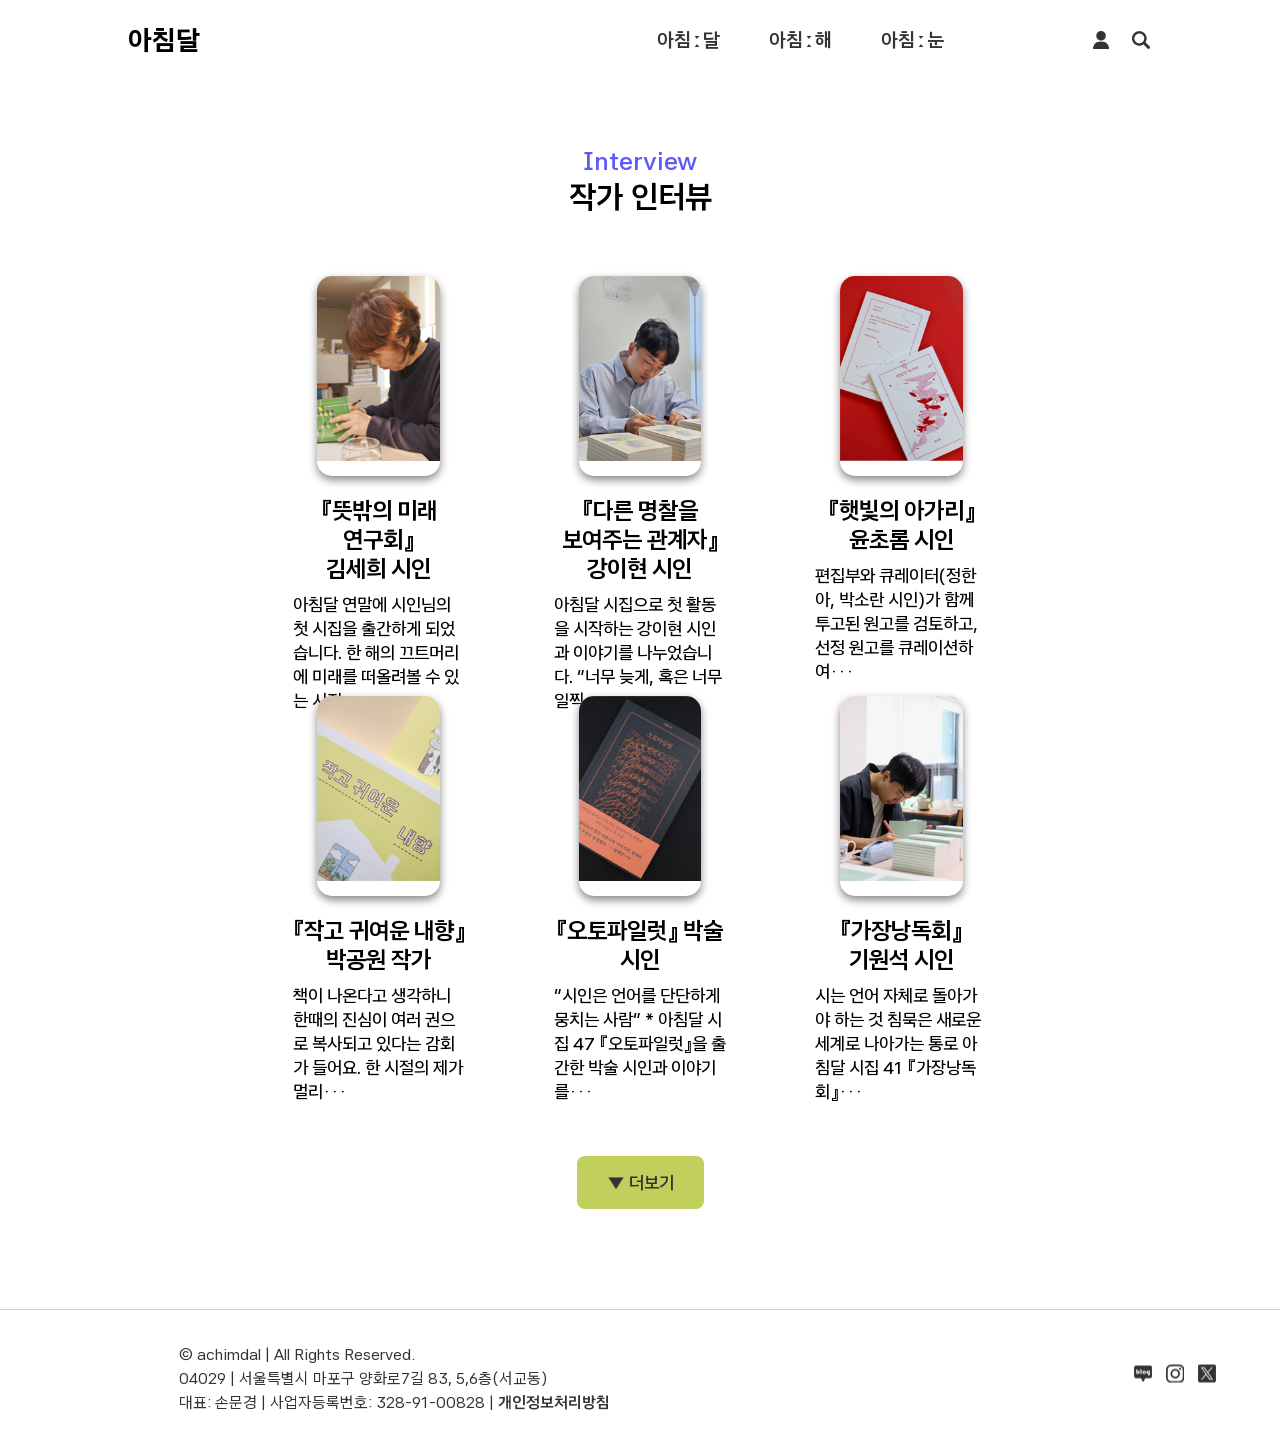
<file: sun/interview.html>
<!DOCTYPE html>
<html lang="ko">

<head>
    <meta charset="UTF-8">
    <meta name="viewport" content="width=device-width, initial-scale=1.0">
    <title>아침달 | 작가 인터뷰</title>

    <!-- 구글 웹폰트 -->
    <link href="https://fonts.googleapis.com/css2?family=Asta+Sans:wght@300..800&display=swap" rel="stylesheet">

    <link rel="stylesheet" href="../css/reset.css">
    <link rel="stylesheet" href="../css/header.css">
    <link rel="stylesheet" href="css/interview.css">

    <script src="../js/jquery-1.12.4.min.js"></script>
    <script src="../js/header.js"></script>
    <script src="js/bullet.js"></script>
</head>

<body>

    <header>
        <h1><a href="../index.html">아침달</a></h1>
        <nav>
            <li class="menu">
                <h2 class="moon">아침ː달</class=>
                </h2>
                <ul>
                    <li><a href="../moon/intro.html">아침달 소개</a></li>
                    <li><a href="../moon/submit.html">원고 투고 안내</a></li>
                </ul>
            </li>

            <li class="menu">
                <h2 class="sun">아침ː해</class=>
                </h2>
                <ul>
                    <li><a href="new.html">신간 소식</a></li>
                    <li><a href="interview.html">작가 인터뷰</a></li>
                    <li><a href="editor-note.html">편집자 노트</a></li>
                    <li><a href="article.html">보도자료</a></li>
                </ul>
            </li>

            <li class="menu">
                <h2 class="eye">아침ː눈</h2>
                <ul>
                    <li><a href="../eye/bookclub.html">북클럽 클로버</a></li>
                    <li><a href="../eye/event.html">이벤트 및 행사</a></li>
                </ul>
            </li>
        </nav>

        <div class="user-search">
            <a href="#" class="user">회원가입</a>
            <a href="#" class="search">검색</a>
        </div>
    </header>

    <div class="container">
        <div class="content">

            <div class="headline">
                <h2>
                    <span>Interview</span>
                    <br>
                    작가 인터뷰
                </h2>
            </div>

            <div class="box">
                <div class="img-box"><a href="#"><img src="img/kimsehee.jpg" alt="김세희 시인 인터뷰"></a></div>

                <a href="#">
                    <div class="txt-box">
                        <h3>『뜻밖의 미래 연구회』 <br>김세희 시인</h3>
                        <p>아침달 연말에 시인님의 첫 시집을 출간하게 되었습니다. 한 해의 끄트머리에 미래를 떠올려볼 수 있는 시집···</p>
                    </div>
                </a>
            </div>

            <div class="box">
                <div class="img-box"><a href="interview-detail.html"><img src="img/kangyihyun.jpg" alt="강이현 시인 인터뷰"></a>
                </div>

                <a href="interview-detail.html">
                    <div class="txt-box">
                        <h3>『다른 명찰을 보여주는 관계자』 강이현 시인</h3>
                        <p>아침달 시집으로 첫 활동을 시작하는 강이현 시인과 이야기를 나누었습니다. “너무 늦게, 혹은 너무 일찍···</p>
                    </div>
                </a>
            </div>

            <div class="box">
                <div class="img-box"><a href="#"><img src="img/yunchorom.jpg" alt="윤초롬 시인 인터뷰"></a></div>

                <a href="#">
                    <div class="txt-box">
                        <h3>『햇빛의 아가리』 윤초롬 시인</h3>
                        <p>편집부와 큐레이터(정한아, 박소란 시인)가 함께 투고된 원고를 검토하고, 선정 원고를 큐레이션하여···</p>
                    </div>
                </a>
            </div>

            <div class="box">
                <div class="img-box"><a href="#"><img src="img/parkgongwon.jpg" alt="박공원 작가 인터뷰"></a></div>

                <a href="#">
                    <div class="txt-box">
                        <h3>『작고 귀여운 내향』 <br> 박공원 작가</h3>
                        <p>책이 나온다고 생각하니 한때의 진심이 여러 권으로 복사되고 있다는 감회가 들어요. 한 시절의 제가 멀리···</p>
                    </div>
                </a>
            </div>

            <div class="box">
                <div class="img-box"><a href="#"><img src="img/parksul.jpg" alt="박술 시인 인터뷰"></a></div>

                <a href="#">
                    <div class="txt-box">
                        <h3>『오토파일럿』 박술 시인</h3>
                        <p>“시인은 언어를 단단하게 뭉치는 사람” * 아침달 시집 47 『오토파일럿』을 출간한 박술 시인과 이야기를···</p>
                    </div>
                </a>
            </div>

            <div class="box">
                <div class="img-box"><a href="#"><img src="img/kiwonseok.jpg" alt="기원석 시인 인터뷰"></a></div>

                <a href="#">
                    <div class="txt-box">
                        <h3>『가장낭독회』 기원석 시인</h3>
                        <p>시는 언어 자체로 돌아가야 하는 것 침묵은 새로운 세계로 나아가는 통로 아침달 시집 41 『가장낭독회』···</p>
                    </div>
                </a>
            </div>

            <div class="box">
                <div class="img-box"><a href="#"><img src="img/leeyouwoon.jpg" alt="이유운 시인 인터뷰"></a></div>

                <a href="#">
                    <div class="txt-box">
                        <h3>『유리유화』 이유운 시인</h3>
                        <p>가장 강한 것에 대항하는 가장 연약하고 예민한 것 ―시집 『유리유화』를 출간한 이유운 시인과의···</p>
                    </div>
                </a>
            </div>

            <div class="box">
                <div class="img-box"><a href="#"><img src="img/sukhee.jpg" alt="숙희 시인 인터뷰"></a></div>

                <a href="#">
                    <div class="txt-box">
                        <h3>『오로라 콜』 숙희 시인</h3>
                        <p>문장들에 베여 번진 피로 마음의 궤적을 쫓아 한밤중에 근사한 빛을 선물하는 시 아침달 시집 37···</p>
                    </div>
                </a>
            </div>

            <div class="box">
                <div class="img-box"><a href="#"><img src="img/yanganda.jpg" alt="양안다 시인 인터뷰"></a></div>

                <a href="#">
                    <div class="txt-box">
                        <h3>『몽상과 거울』 양안다 시인</h3>
                        <p>* 아침달 | 시인님, 안녕하세요. 올해를 돌이켜보면 2023년은 양안다 시인에게 무척 기억에 남을···</p>
                    </div>
                </a>
            </div>

            <div class="box">
                <div class="img-box"><a href="#"><img src="img/yinal.jpg" alt="이날 시인 인터뷰"></a></div>

                <a href="#">
                    <div class="txt-box">
                        <h3>『입술을 스치는 천사들』 이날 시인</h3>
                        <p>아침달 | 자기소개 부탁드리겠습니다. 이날 | 시 쓰는 이날입니다. 아침달 | 시집을 펴내신 소회가···</p>
                    </div>
                </a>
            </div>

            <div class="box">
                <div class="img-box"><a href="#"><img src="img/hwangyeji.jpg" alt="황예지 작가 인터뷰"></a></div>

                <a href="#">
                    <div class="txt-box">
                        <h3>『아릿한 포옹』 황예지 작가</h3>
                        <p>아침달 | “시간과 시간 사이에 참 많은 일이 있었네요. 가슴 아픈 일들로 전력을 상실해서 지내다가···</p>
                    </div>
                </a>
            </div>

            <div class="box">
                <div class="img-box"><a href="#"><img src="img/kimyeongmi.jpg" alt="김영미 시인 인터뷰"></a></div>

                <a href="#">
                    <div class="txt-box">
                        <h3>『투명이 우리를 가려준다는 믿음』 김영미 시인</h3>
                        <p>2023년 7월 13일, 오후에 아침달 북스토어에서 김영미 시인을 만나 이야기를 나눴습니다. 하필 ···</p>
                    </div>
                </a>
            </div>

        </div>

        <div class="btn">
            <a href="#" id="loadMore">▼ 더보기</a>
        </div>

    </div>

    <footer>
        <div class="inbox">
            <div class="info">
                <ul>
                    <li class="copy">&copy; achimdal | All Rights Reserved.</li>
                    <li>
                        <address>
                            04029 | 서울특별시 마포구 양화로7길 83, 5,6층(서교동)
                        </address>
                    </li>
                    <li class="business">대표: 손문경 | 사업자등록번호: 328-91-00828 | <a href="#"><span>개인정보처리방침</span></a></li>
                </ul>
            </div>

            <div class="sns">
                <a href="https://m.blog.naver.com/achimdalbooks" target="_blank" class="blog">blog</a>
                <a href="https://www.instagram.com/achimdal.books/" target="_blank" class="instagram">instgram</a>
                <a href="https://x.com/achimdalbooks/" target="_blank" class="twitter">twitter</a>
            </div>
        </div>
    </footer>
</body>

</html>
</file>
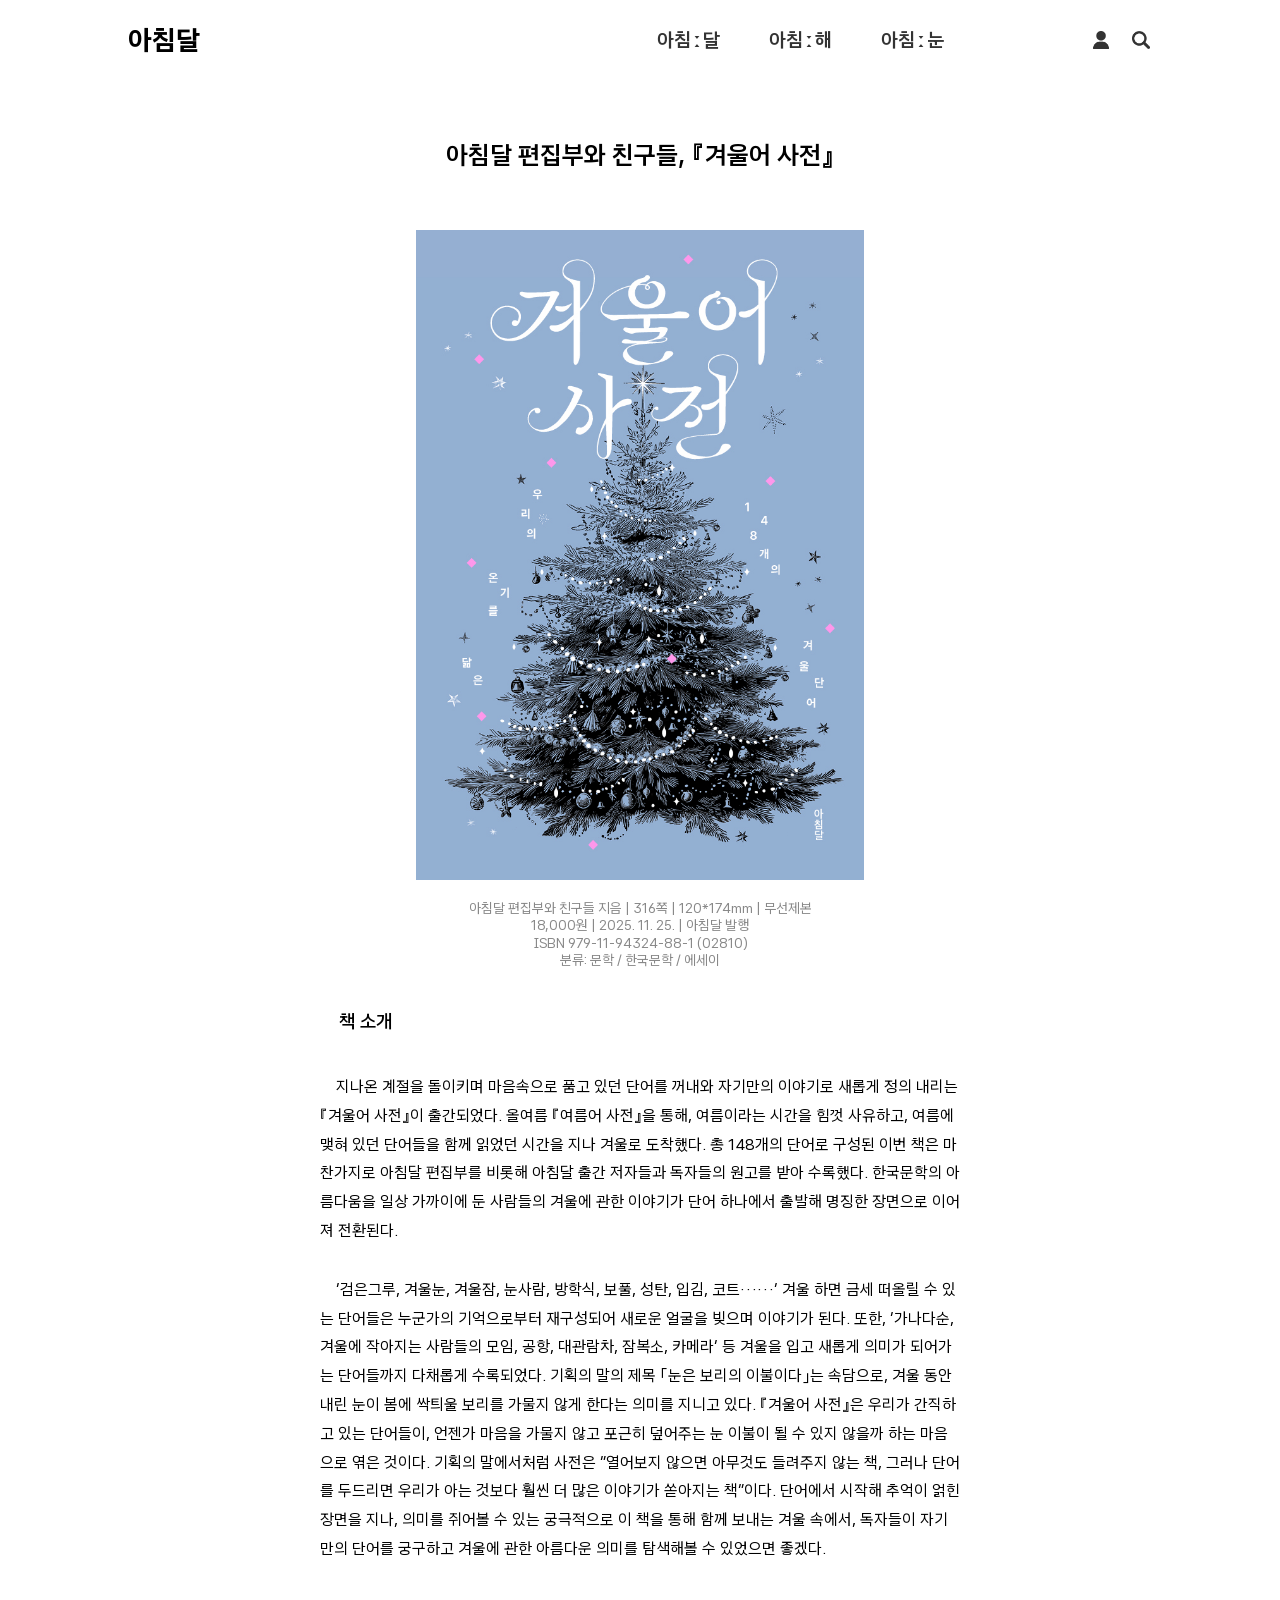
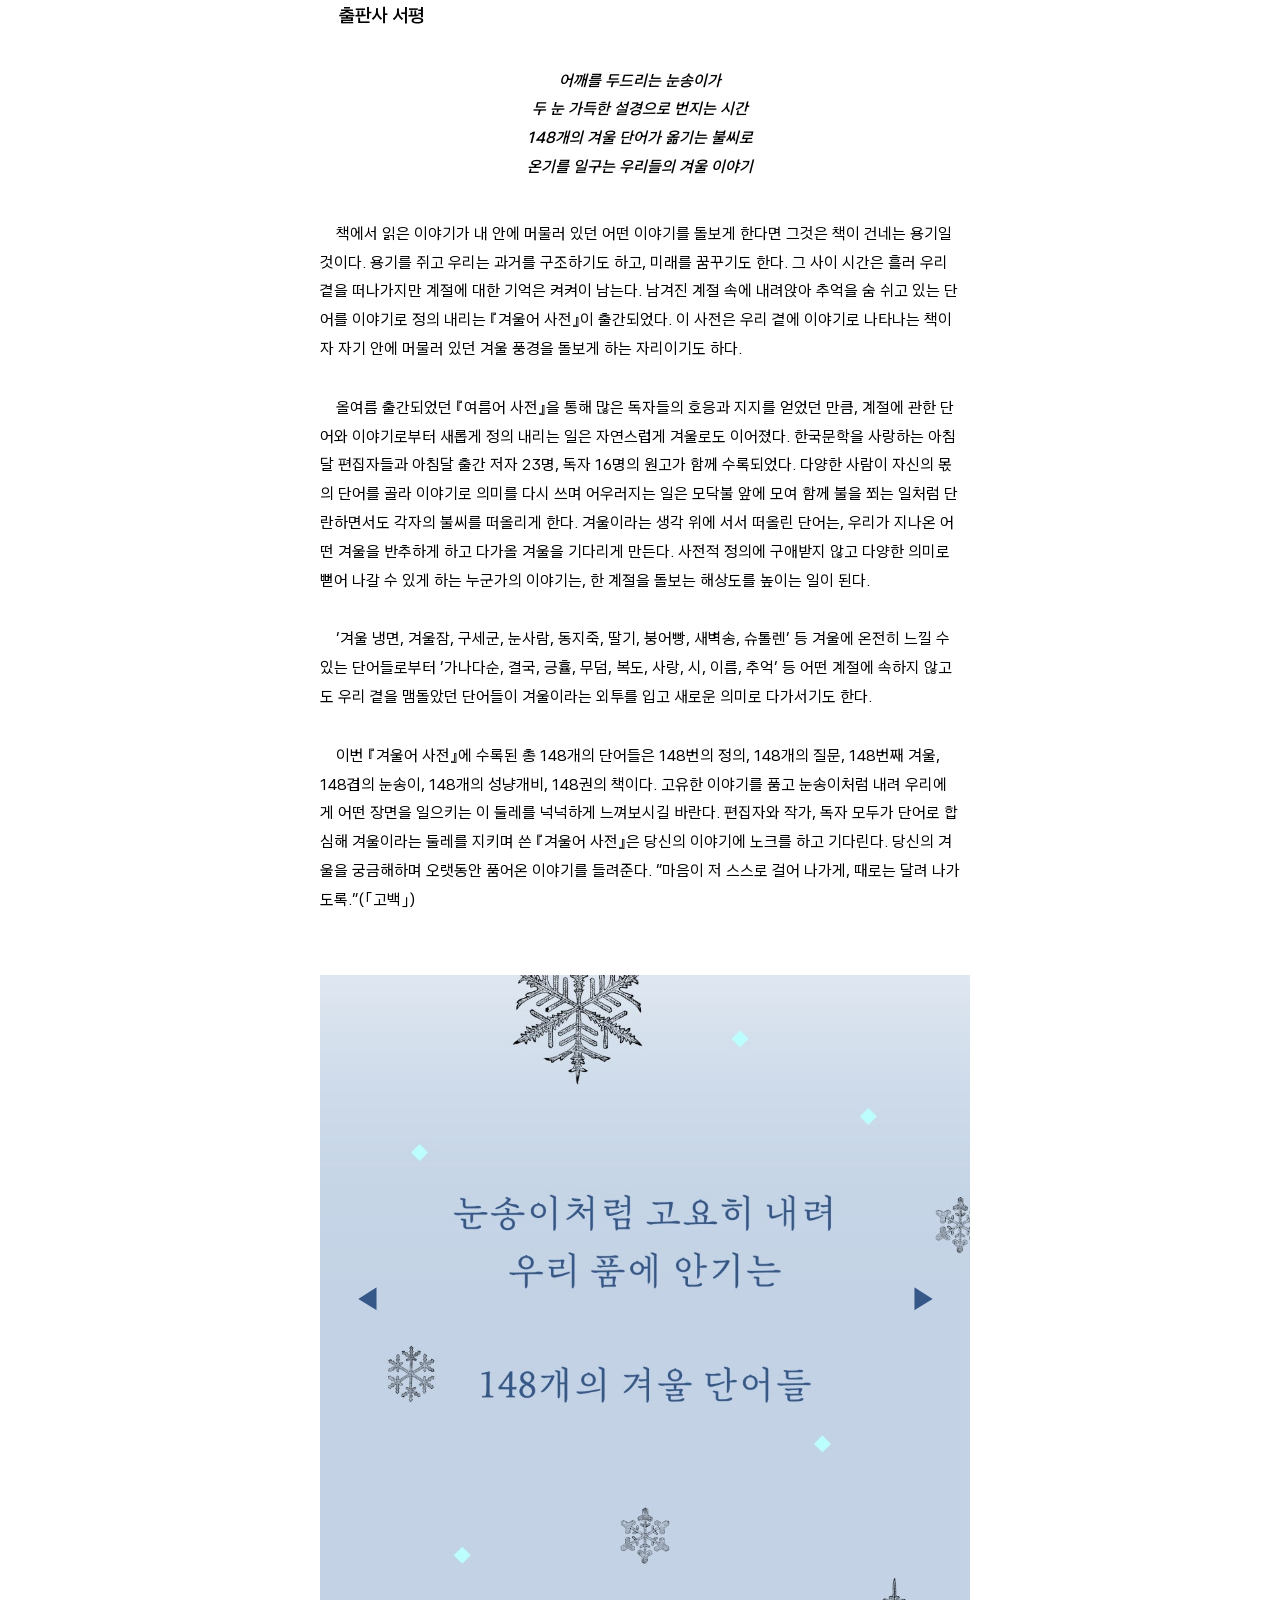
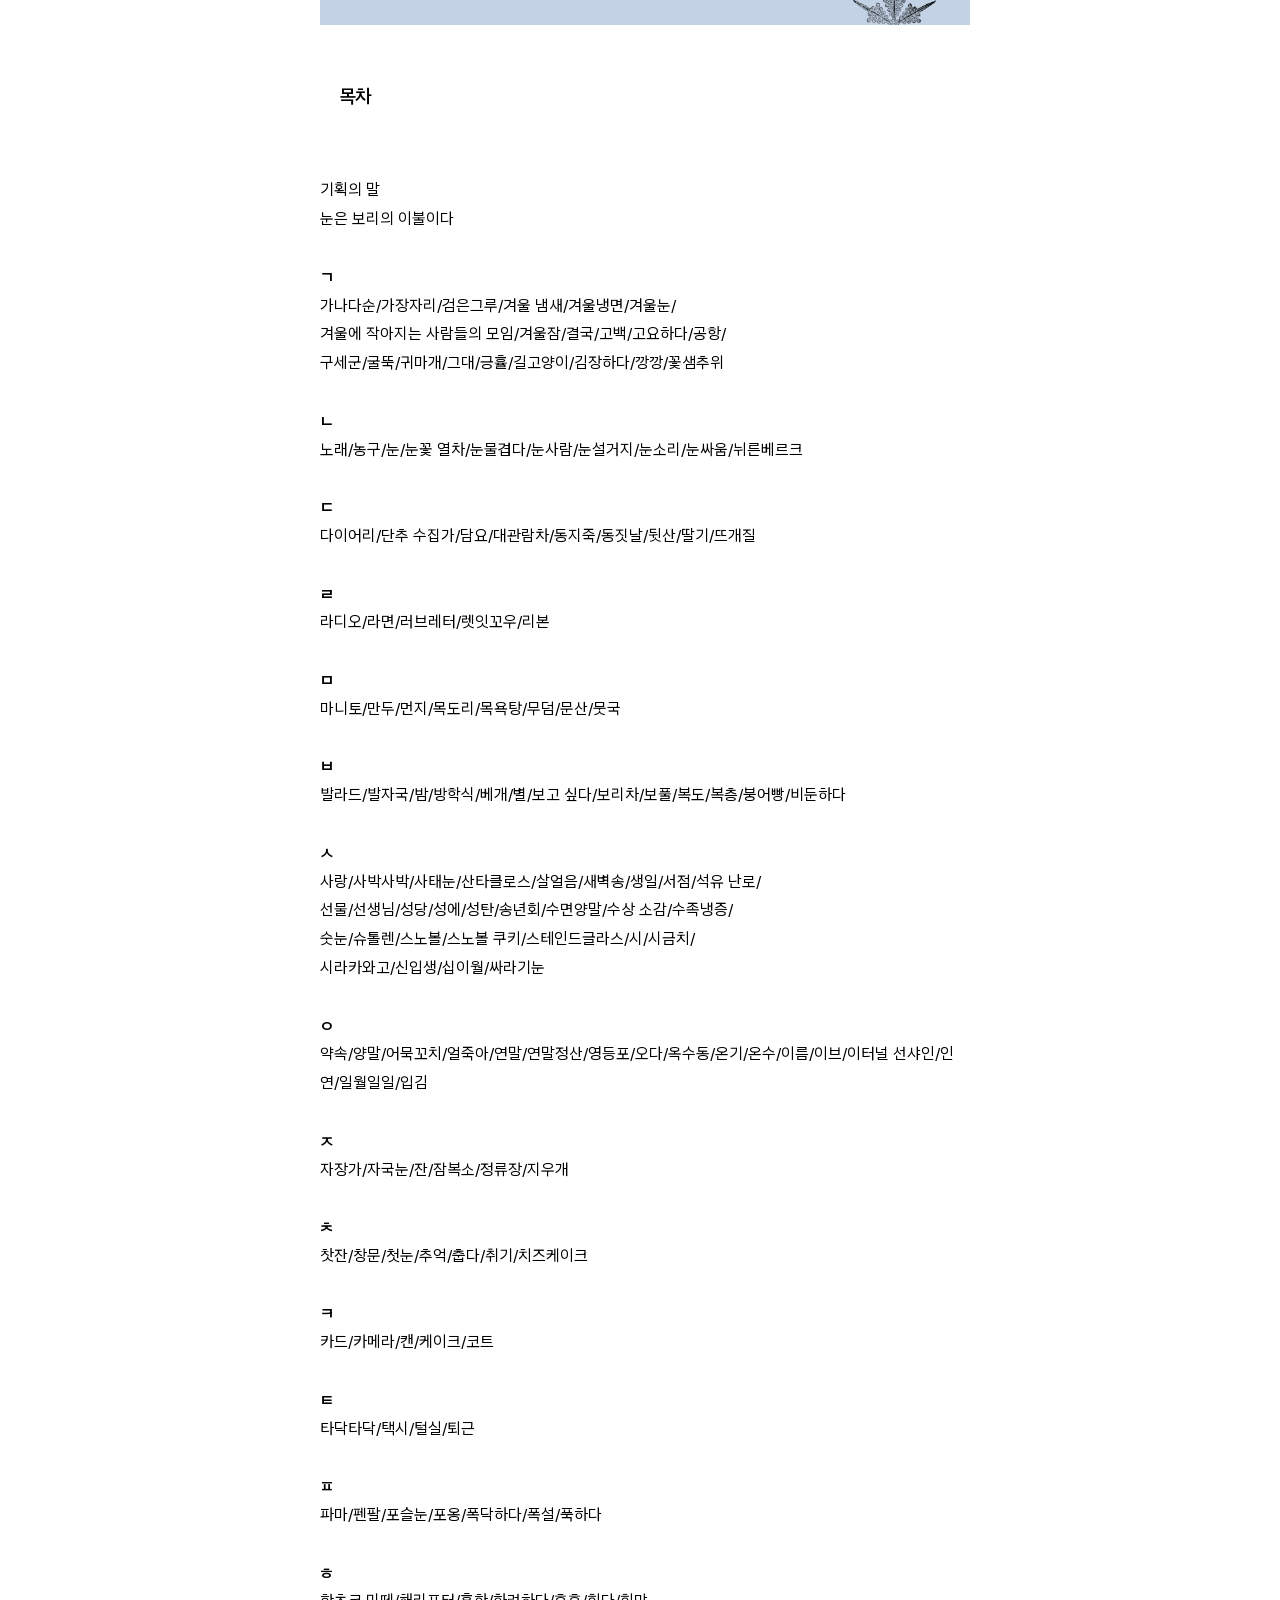
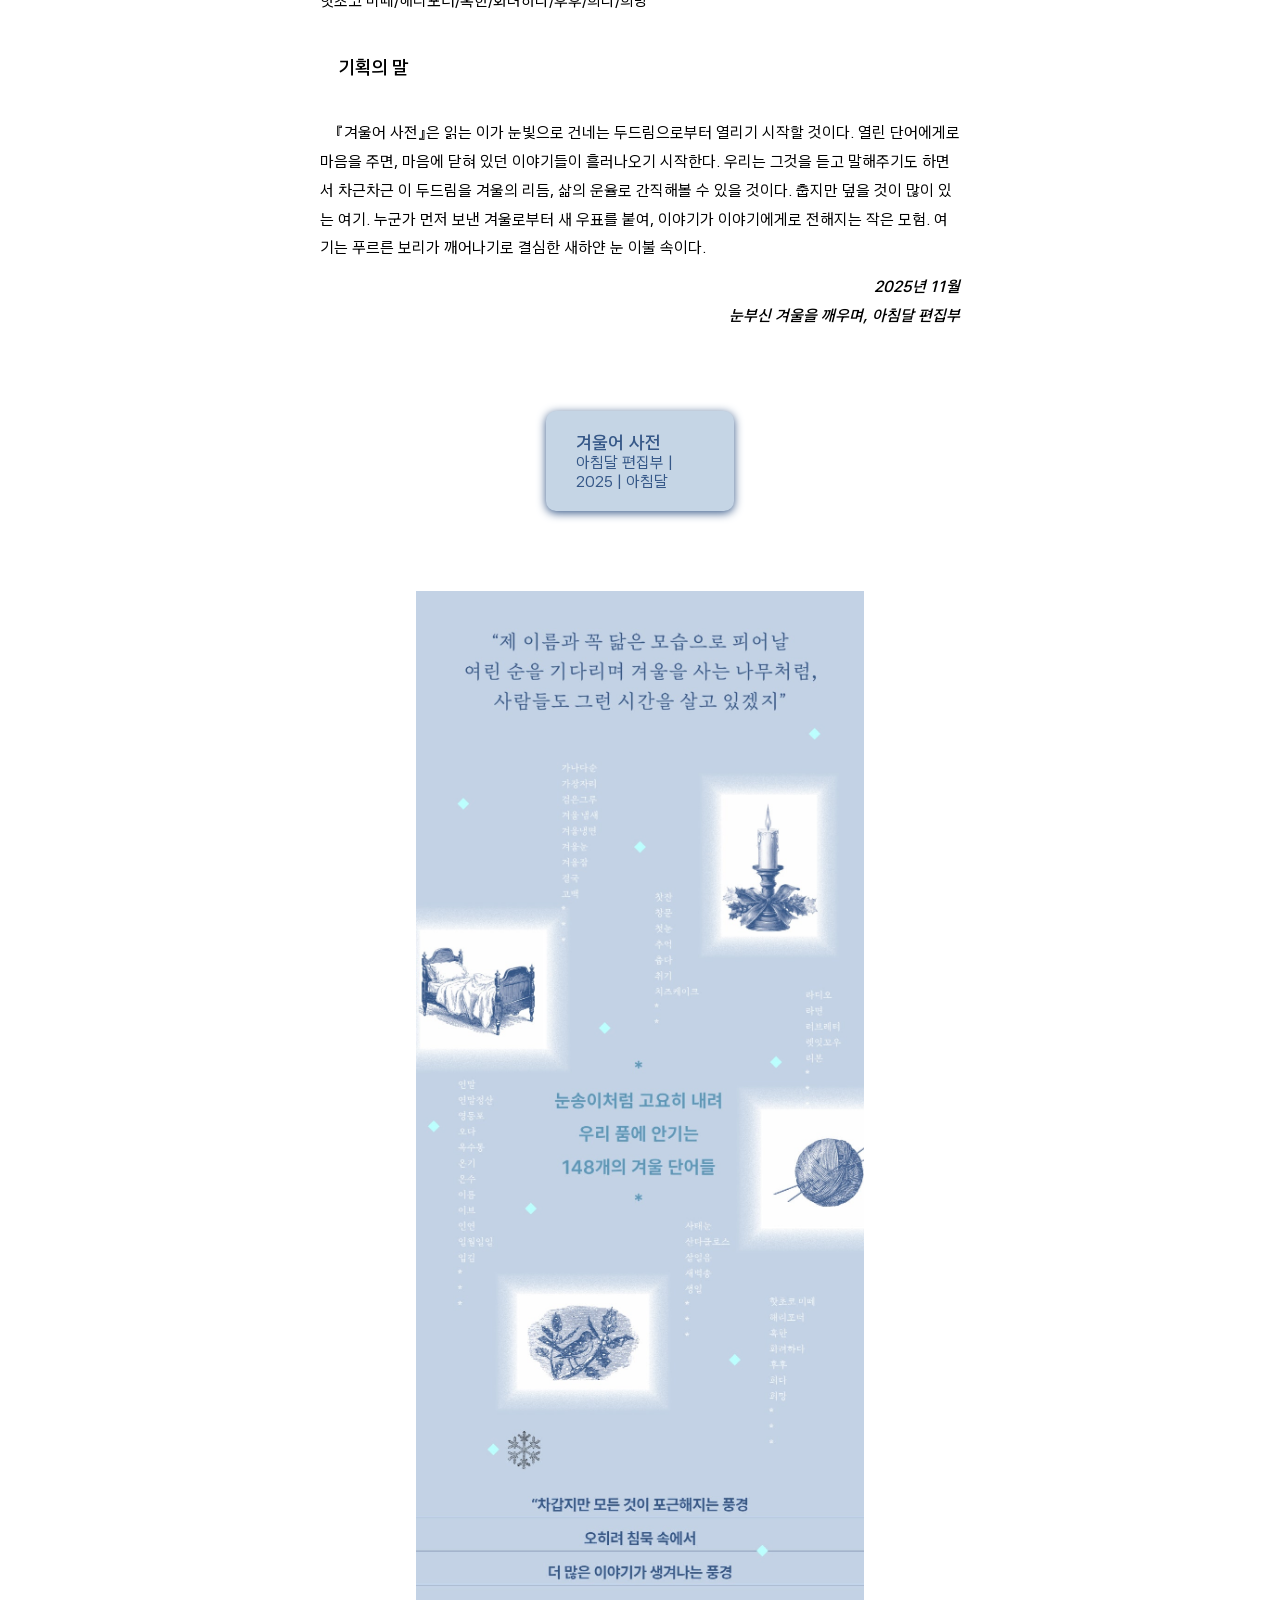
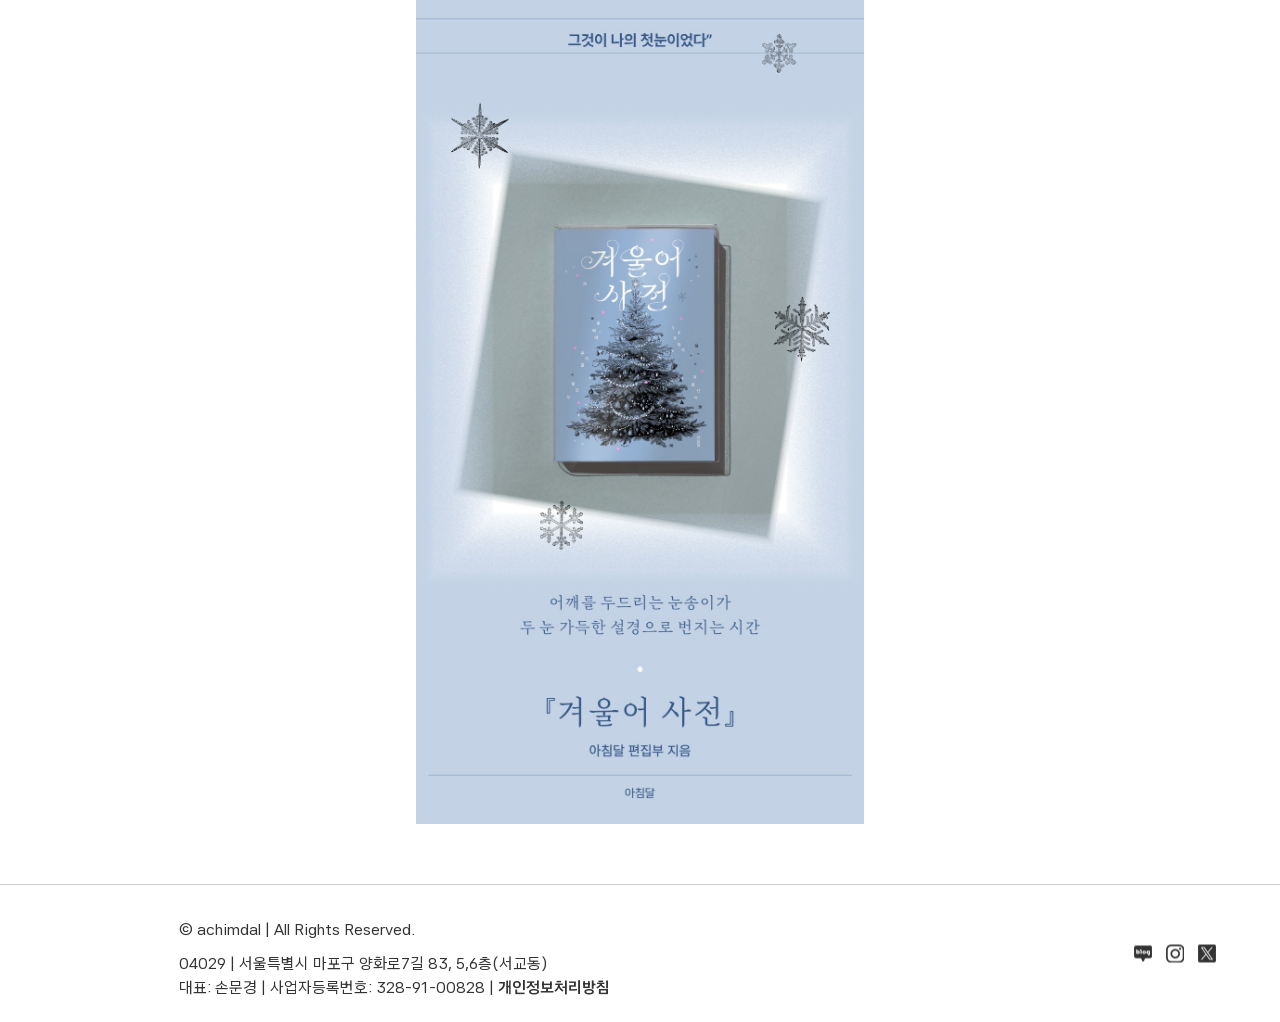
<file: sun/new-detail.html>
<!DOCTYPE html>
<html lang="ko">

<head>
    <meta charset="UTF-8">
    <meta name="viewport" content="width=device-width, initial-scale=1.0">
    <title>아침달 편집부와 친구들, 『겨울어 사전』</title>

    <!-- 구글 웹폰트 -->
    <link href="https://fonts.googleapis.com/css2?family=Asta+Sans:wght@300..800&display=swap" rel="stylesheet">

    <link rel="stylesheet" href="../css/reset.css">
    <link rel="stylesheet" href="../css/header.css">
    <link rel="stylesheet" href="css/new-detail.css">
    <link rel="stylesheet" href="../css/footer.css">

    <script src="../js/jquery-1.12.4.min.js"></script>
    <script src="../js/header.js"></script>
    <script src="js/new-detail.js"></script>
</head>

<body>

    <header>
        <h1><a href="../index.html">아침달</a></h1>
        <nav>
            <li class="menu">
                <h2 class="moon">아침ː달</class=>
                </h2>
                <ul>
                    <li><a href="../moon/intro.html">아침달 소개</a></li>
                    <li><a href="../moon/submit.html">원고 투고 안내</a></li>
                </ul>
            </li>

            <li class="menu">
                <h2 class="sun">아침ː해</class=>
                </h2>
                <ul>
                    <li><a href="new.html">신간 소식</a></li>
                    <li><a href="interview.html">작가 인터뷰</a></li>
                    <li><a href="editor-note.html">편집자 노트</a></li>
                    <li><a href="article.html">보도자료</a></li>
                </ul>
            </li>

            <li class="menu">
                <h2 class="eye">아침ː눈</h2>
                <ul>
                    <li><a href="../eye/bookclub.html">북클럽 클로버</a></li>
                    <li><a href="../eye/event.html">이벤트 및 행사</a></li>
                </ul>
            </li>
        </nav>

        <div class="user-search">
            <a href="#" class="user">회원가입</a>
            <a href="#" class="search">검색</a>
        </div>
    </header>

    <section>
        <div class="headline">
            <h2>
                아침달 편집부와 친구들, 『겨울어 사전』
            </h2>
        </div>

        <div class="book-info">

            <div class="main-img">
                <img src="img/detail-page1.jpg" alt="겨울어사전 표지">
            </div>

            <p>아침달 편집부와 친구들 지음 | 316쪽 | 120*174mm | 무선제본
                <br>
                18,000원 | 2025. 11. 25. | 아침달 발행
                <br>
                ISBN 979-11-94324-88-1 (02810)
                <br>
                분류: 문학 / 한국문학 / 에세이
            </p>

        </div>

        <div class="article">
            <h3>책 소개</h3>
            <p>
                지나온 계절을 돌이키며 마음속으로 품고 있던 단어를 꺼내와 자기만의 이야기로 새롭게 정의 내리는 『겨울어 사전』이 출간되었다. 올여름 『여름어 사전』을 통해, 여름이라는 시간을 힘껏
                사유하고,
                여름에 맺혀 있던 단어들을 함께 읽었던 시간을 지나 겨울로 도착했다. 총 148개의 단어로 구성된 이번 책은 마찬가지로 아침달 편집부를 비롯해 아침달 출간 저자들과 독자들의 원고를 받아
                수록했다. 한국문학의 아름다움을 일상 가까이에 둔 사람들의 겨울에 관한 이야기가 단어 하나에서 출발해 명징한 장면으로 이어져 전환된다.
            </p>

            <p>
                ‘검은그루, 겨울눈, 겨울잠, 눈사람, 방학식, 보풀, 성탄, 입김, 코트……’ 겨울 하면 금세 떠올릴 수 있는 단어들은 누군가의 기억으로부터 재구성되어 새로운 얼굴을 빚으며 이야기가
                된다.
                또한, ‘가나다순, 겨울에 작아지는 사람들의 모임, 공항, 대관람차, 잠복소, 카메라’ 등 겨울을 입고 새롭게 의미가 되어가는 단어들까지 다채롭게 수록되었다. 기획의 말의 제목 「눈은
                보리의
                이불이다」는 속담으로, 겨울 동안 내린 눈이 봄에 싹틔울 보리를 가물지 않게 한다는 의미를 지니고 있다. 『겨울어 사전』은 우리가 간직하고 있는 단어들이, 언젠가 마음을 가물지 않고
                포근히
                덮어주는 눈 이불이 될 수 있지 않을까 하는 마음으로 엮은 것이다. 기획의 말에서처럼 사전은 “열어보지 않으면 아무것도 들려주지 않는 책, 그러나 단어를 두드리면 우리가 아는 것보다 훨씬
                더
                많은 이야기가 쏟아지는 책”이다. 단어에서 시작해 추억이 얽힌 장면을 지나, 의미를 쥐어볼 수 있는 궁극적으로 이 책을 통해 함께 보내는 겨울 속에서, 독자들이 자기만의 단어를 궁구하고
                겨울에
                관한 아름다운 의미를 탐색해볼 수 있었으면 좋겠다.
            </p>


            <h3>출판사 서평</h3>
            <span>
                어깨를 두드리는 눈송이가
                <br>
                두 눈 가득한 설경으로 번지는 시간
                <br>
                148개의 겨울 단어가 옮기는 불씨로
                <br>
                온기를 일구는 우리들의 겨울 이야기
            </span>
            <br> <br>
            <p>
                책에서 읽은 이야기가 내 안에 머물러 있던 어떤 이야기를 돌보게 한다면 그것은 책이 건네는 용기일 것이다. 용기를 쥐고 우리는 과거를 구조하기도 하고, 미래를 꿈꾸기도 한다. 그 사이
                시간은
                흘러 우리 곁을 떠나가지만 계절에 대한 기억은 켜켜이 남는다. 남겨진 계절 속에 내려앉아 추억을 숨 쉬고 있는 단어를 이야기로 정의 내리는 『겨울어 사전』이 출간되었다. 이 사전은 우리
                곁에
                이야기로 나타나는 책이자 자기 안에 머물러 있던 겨울 풍경을 돌보게 하는 자리이기도 하다.
            </p>

            <p>
                올여름 출간되었던 『여름어 사전』을 통해 많은 독자들의 호응과 지지를 얻었던 만큼, 계절에 관한 단어와 이야기로부터 새롭게 정의 내리는 일은 자연스럽게 겨울로도 이어졌다. 한국문학을
                사랑하는
                아침달 편집자들과 아침달 출간 저자 23명, 독자 16명의 원고가 함께 수록되었다. 다양한 사람이 자신의 몫의 단어를 골라 이야기로 의미를 다시 쓰며 어우러지는 일은 모닥불 앞에 모여
                함께 불을
                쬐는 일처럼 단란하면서도 각자의 불씨를 떠올리게 한다. 겨울이라는 생각 위에 서서 떠올린 단어는, 우리가 지나온 어떤 겨울을 반추하게 하고 다가올 겨울을 기다리게 만든다. 사전적 정의에
                구애받지
                않고 다양한 의미로 뻗어 나갈 수 있게 하는 누군가의 이야기는, 한 계절을 돌보는 해상도를 높이는 일이 된다.
            </p>

            <p>
                ‘겨울 냉면, 겨울잠, 구세군, 눈사람, 동지죽, 딸기, 붕어빵, 새벽송, 슈톨렌’ 등 겨울에 온전히 느낄 수 있는 단어들로부터 ‘가나다순, 결국, 긍휼, 무덤, 복도, 사랑, 시,
                이름,
                추억’ 등 어떤 계절에 속하지 않고도 우리 곁을 맴돌았던 단어들이 겨울이라는 외투를 입고 새로운 의미로 다가서기도 한다.
            </p>

            <p>
                이번 『겨울어 사전』에 수록된 총 148개의 단어들은 148번의 정의, 148개의 질문, 148번째 겨울, 148겹의 눈송이, 148개의 성냥개비, 148권의 책이다. 고유한 이야기를
                품고
                눈송이처럼 내려 우리에게 어떤 장면을 일으키는 이 둘레를 넉넉하게 느껴보시길 바란다. 편집자와 작가, 독자 모두가 단어로 합심해 겨울이라는 둘레를 지키며 쓴 『겨울어 사전』은 당신의
                이야기에
                노크를 하고 기다린다. 당신의 겨울을 궁금해하며 오랫동안 품어온 이야기를 들려준다. “마음이 저 스스로 걸어 나가게, 때로는 달려 나가도록.”(「고백」)
            </p>
        </div>

        <div class="slider">

            <button id="left">◀</button>

            <div class="container">
                <div class="item">
                    <img src="img/detail-page-slide1.jpg" alt="눈송이처럼 고요히 내려 우리 품에 안기는 148개의 겨울 단어들">
                </div>

                <div class="item">
                    <img src="img/detail-page-slide2.jpg" alt="딸기 [명사] : 딸기는 살아 있다는 생각. 겨울에 홀로 켜는 빨간 전구.">
                </div>

                <div class="item">
                    <img src="img/detail-page-slide3.jpg" alt="보풀 [명사] : 겨울에 혼자 일어나는 동그라미. 끝내 떨어져 나가지 않고 안간힘을 쓰는 동심원.">
                </div>

                <div class="item">
                    <img src="img/detail-page-slide4.jpg"
                        alt="눈물겹다 [형용사] : 곧 봄이 올 거라는 말은 어떤 위로도 될 수 없다. 시간이 멈춰버린 이들에게는.">
                </div>

                <div class="item">
                    <img src="img/detail-page-slide5.jpg"
                        alt="발자국 [명사] : 눈 위에 발자국이 남겨진다. 내가 나의 소리를 듣고 내가 나의 모양을 내려다본다. 마음 안에는 깨끗하고 흰 기쁨이 찾아온다.">
                </div>

                <div class="item">
                    <img src="img/detail-page-slide6.jpg" alt="퇴근 [명사] : 우리는 지금 잘 흩어지기 위한 연습을 하는 중이라고.">
                </div>

                <div class="item">
                    <img src="img/detail-page-slide7.jpg"
                        alt="뜨개질 [명사] : 언젠가는 우리 같이 둘러앉아 각자의 뜨개를 하며 얘기 나눌 수 있겠지. 우리가 나눈 이야기가 그날의 뜨개에 그대로 깃들어 언제까지나 우리를 감싸줄 테니까.">
                </div>

                <div class="item">
                    <img src="img/detail-page-slide8.jpg" alt="슈톨렌 [명사] : 슈톨렌은 나와 당신의 안녕을 바라는 겨울이 발명한 인사가 아닐까. " Frohe
                        Weihnachten! Moge dein Stollen nie enden." (즐거운 크리스마스! 당신의 슈톨렌이 끝나지 않길)>
                </div>

                <div class="item">
                    <img src="img/detail-page-slide9.jpg" alt="추억 [명사] : 겨울 아침 안개처럼 아련하고 구슬프다가도 쌀알같이 흩날리는 눈처럼 성가시게 하는.">
                </div>

                <div class="item">
                    <img src="img/detail-page-slide10.jpg"
                        alt="148개의 단어가 옮기는 불씨로 온기를 일구는 우리들의 겨울 이야기 | 겨울어 사전 / 아침달 편집부와 친구들 지음">
                </div>
            </div>

            <button id="right">▶</button>

        </div>


        <div class="article">
            <h3>목차</h3>
            <p>
                <br>
                기획의 말
                <br>
                눈은 보리의 이불이다

                <br><br>

                <b>ㄱ</b>
                <br>
                가나다순/가장자리/검은그루/겨울 냄새/겨울냉면/겨울눈/ <br>

                겨울에 작아지는 사람들의 모임/겨울잠/결국/고백/고요하다/공항/ <br>

                구세군/굴뚝/귀마개/그대/긍휼/길고양이/김장하다/깡깡/꽃샘추위

                <br><br>

                <b>ㄴ</b>
                <br>
                노래/농구/눈/눈꽃 열차/눈물겹다/눈사람/눈설거지/눈소리/눈싸움/뉘른베르크

                <br><br>

                <b>ㄷ</b>
                <br>
                다이어리/단추 수집가/담요/대관람차/동지죽/동짓날/뒷산/딸기/뜨개질

                <br><br>

                <b>ㄹ</b>
                <br>
                라디오/라면/러브레터/렛잇꼬우/리본

                <br><br>

                <b>ㅁ</b>
                <br>
                마니토/만두/먼지/목도리/목욕탕/무덤/문산/뭇국

                <br><br>

                <b>ㅂ</b>
                <br>
                발라드/발자국/밤/방학식/베개/별/보고 싶다/보리차/보풀/복도/복층/붕어빵/비둔하다

                <br><br>

                <b>ㅅ</b>
                <br>
                사랑/사박사박/사태눈/산타클로스/살얼음/새벽송/생일/서점/석유 난로/ <br>

                선물/선생님/성당/성에/성탄/송년회/수면양말/수상 소감/수족냉증/ <br>

                숫눈/슈톨렌/스노볼/스노볼 쿠키/스테인드글라스/시/시금치/ <br>

                시라카와고/신입생/십이월/싸라기눈

                <br><br>

                <b>ㅇ</b>
                <br>
                약속/양말/어묵꼬치/얼죽아/연말/연말정산/영등포/오다/옥수동/온기/온수/이름/이브/이터널 선샤인/인연/일월일일/입김

                <br><br>

                <b>ㅈ</b>
                <br>
                자장가/자국눈/잔/잠복소/정류장/지우개

                <br><br>

                <b>ㅊ</b>
                <br>
                찻잔/창문/첫눈/추억/춥다/취기/치즈케이크

                <br><br>

                <b>ㅋ</b>
                <br>
                카드/카메라/캔/케이크/코트

                <br><br>

                <b>ㅌ</b>
                <br>
                타닥타닥/택시/털실/퇴근

                <br><br>

                <b>ㅍ</b>
                <br>
                파마/펜팔/포슬눈/포옹/폭닥하다/폭설/푹하다

                <br><br>

                <b>ㅎ</b>
                <br>
                핫초코 미떼/해리포터/혹한/화려하다/후후/희다/희망

            </p>

            <h3>기획의 말</h3>
            <p>
                『겨울어 사전』은 읽는 이가 눈빛으로 건네는 두드림으로부터 열리기 시작할 것이다. 열린 단어에게로 마음을 주면, 마음에 닫혀 있던 이야기들이 흘러나오기 시작한다. 우리는 그것을 듣고
                말해주기도
                하면서 차근차근 이 두드림을 겨울의 리듬, 삶의 운율로 간직해볼 수 있을 것이다. 춥지만 덮을 것이 많이 있는 여기. 누군가 먼저 보낸 겨울로부터 새 우표를 붙여, 이야기가 이야기에게로
                전해지는
                작은 모험. 여기는 푸르른 보리가 깨어나기로 결심한 새하얀 눈 이불 속이다.

                <span class="from">2025년 11월
                    <br>
                    눈부신 겨울을 깨우며, 아침달 편집부
                </span>
            </p>
        </div>

        <div class="buy">
            <a href="https://product.kyobobook.co.kr/detail/S000218575308" target="_blank">
                <h4>겨울어 사전</h4>
                <p>아침달 편집부 | 2025 | 아침달</p>
            </a>
        </div>

        <div class="main-img">
            <img src="img/detail-page2.jpg" alt="눈송이처럼 고요히 내려 우리에게 안기는 148개의 겨울 단어들">
        </div>
    </section>

   <footer>
        <div class="inbox">
            <div class="info">
                <ul>
                    <li class="copy">&copy; achimdal | All Rights Reserved.</li>
                    <li>
                        <address>
                            04029 | 서울특별시 마포구 양화로7길 83, 5,6층(서교동)
                        </address>
                    </li>
                    <li class="business">대표: 손문경 | 사업자등록번호: 328-91-00828 | <a href="#"><span>개인정보처리방침</span></a></li>
                </ul>
            </div>

            <div class="sns">
                <a href="https://m.blog.naver.com/achimdalbooks" target="_blank" class="blog">blog</a>
                <a href="https://www.instagram.com/achimdal.books/" target="_blank" class="instagram">instgram</a>
                <a href="https://x.com/achimdalbooks/" target="_blank" class="twitter">twitter</a>
            </div>
        </div>
    </footer>
</body>
</file>
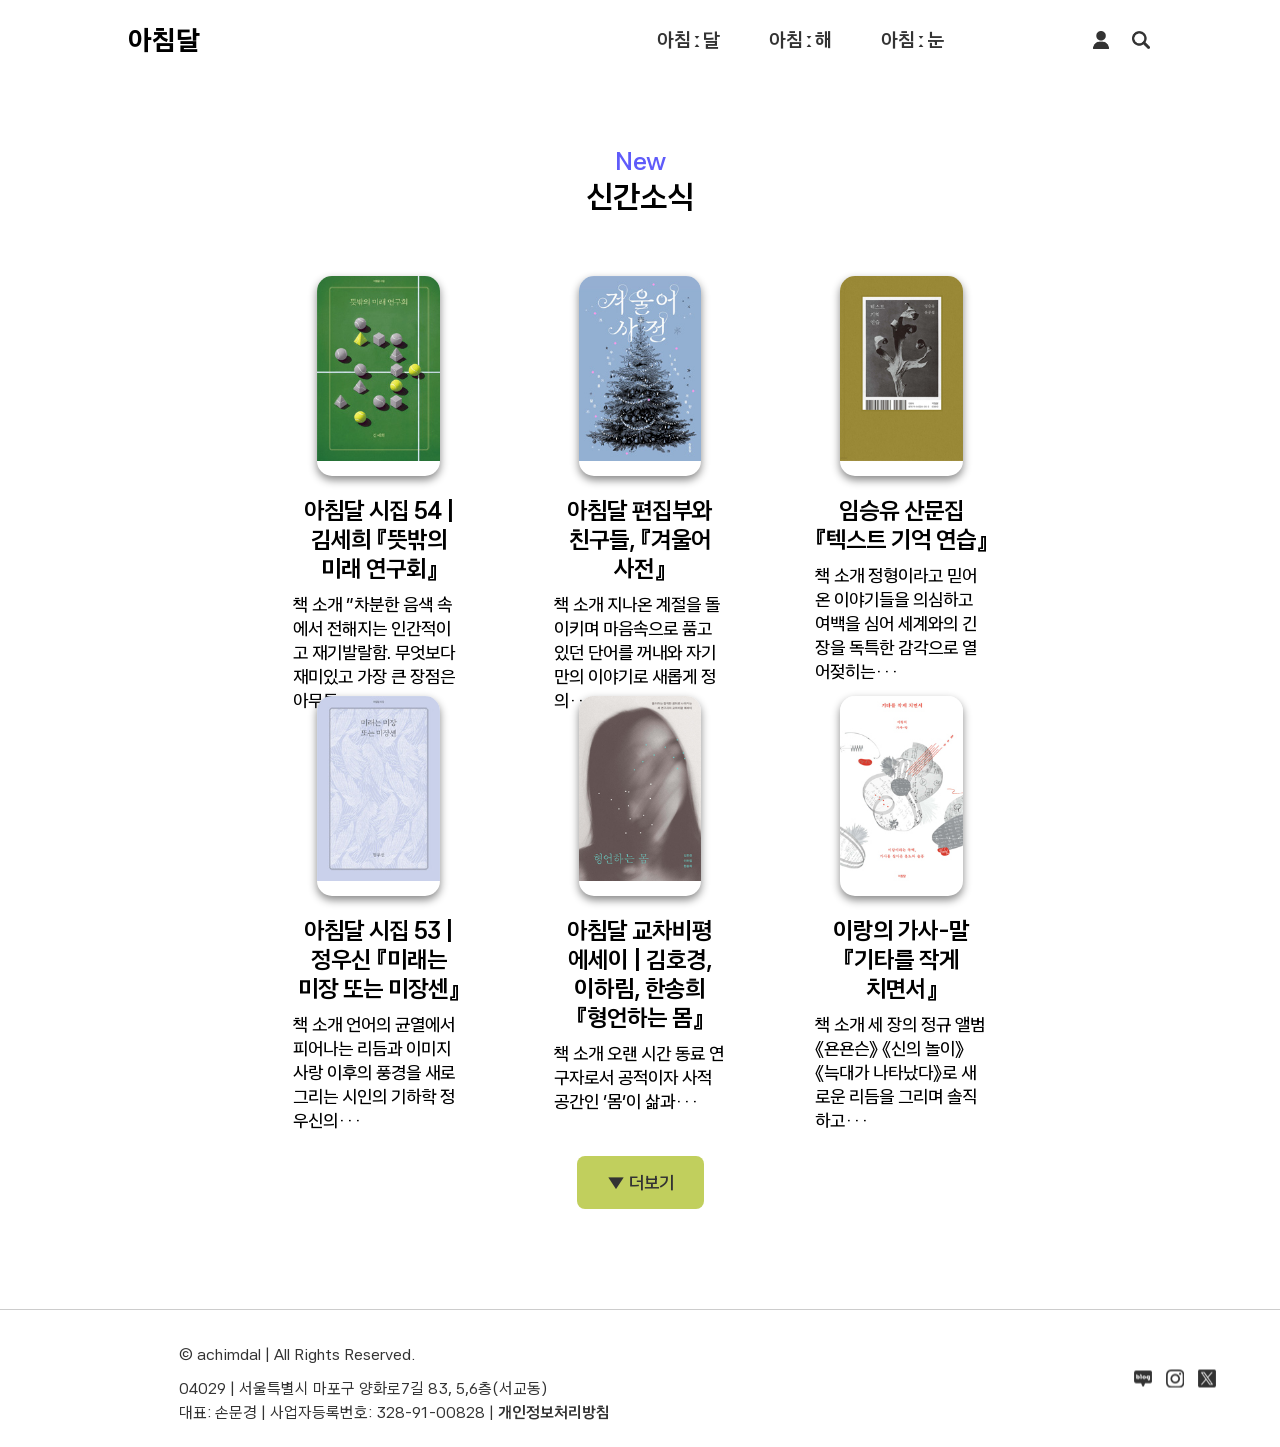
<file: sun/new.html>
<!DOCTYPE html>
<html lang="ko">

<head>
    <meta charset="UTF-8">
    <meta name="viewport" content="width=device-width, initial-scale=1.0">
    <title>아침달 | 신간소식</title>

    <!-- 구글 웹폰트 -->
    <link href="https://fonts.googleapis.com/css2?family=Asta+Sans:wght@300..800&display=swap" rel="stylesheet">

    <link rel="stylesheet" href="../css/reset.css">
    <link rel="stylesheet" href="../css/header.css">
    <link rel="stylesheet" href="css/new.css">
    <link rel="stylesheet" href="../css/footer.css">
    <!-- <link rel="stylesheet" href="../css/footer.css"> -->

    <script src="../js/jquery-1.12.4.min.js"></script>
    <script src="../js/header.js"></script>
    <script src="js/bullet.js"></script>
</head>

<body>

    <header>
        <h1><a href="../index.html">아침달</a></h1>
        <nav>
            <li class="menu">
                <h2 class="moon">아침ː달</class=>
                </h2>
                <ul>
                    <li><a href="../moon/intro.html">아침달 소개</a></li>
                    <li><a href="../moon/submit.html">원고 투고 안내</a></li>
                </ul>
            </li>

            <li class="menu">
                <h2 class="sun">아침ː해</class=>
                </h2>
                <ul>
                    <li><a href="new.html">신간 소식</a></li>
                    <li><a href="interview.html">작가 인터뷰</a></li>
                    <li><a href="editor-note.html">편집자 노트</a></li>
                    <li><a href="article.html">보도자료</a></li>
                </ul>
            </li>

            <li class="menu">
                <h2 class="eye">아침ː눈</h2>
                <ul>
                    <li><a href="../eye/bookclub.html">북클럽 클로버</a></li>
                    <li><a href="../eye/event.html">이벤트 및 행사</a></li>
                </ul>
            </li>
        </nav>

        <div class="user-search">
            <a href="#" class="user">회원가입</a>
            <a href="#" class="search">검색</a>
        </div>
    </header>

    <div class="container">
        <div class="headline">
            <h2>
                <span>New</span> <br>
                신간소식
            </h2>
        </div>

        <div class="content">

            <div class="box">

                <div class="img-box"><a href="#"><img src="img/unexpected-future.jpg" alt="뜻밖의 미래 연구회"></a></div>

                <a href="#">
                    <div class="txt-box">
                        <h3>아침달 시집 54 | 김세희 『뜻밖의 미래 연구회』</h3>
                        <p>책 소개 “차분한 음색 속에서 전해지는 인간적이고 재기발랄함. 무엇보다 재미있고 가장 큰 장점은 아무튼,···</p>
                    </div>
                </a>
            </div>

            <div class="box">
                <div class="img-box"><a href="new-detail.html"><img src="img/winter-word.jpg" alt="겨울어 사전"></a></div>

                <a href="new-detail.html">
                    <div class="txt-box">
                        <h3>아침달 편집부와 친구들, 『겨울어 사전』</h3>
                        <p>책 소개 지나온 계절을 돌이키며 마음속으로 품고 있던 단어를 꺼내와 자기만의 이야기로 새롭게 정의···</p>
                    </div>
                </a>

            </div>

            <div class="box">
                <div class="img-box"><a href="#"><img src="img/text-memory.jpg" alt="텍스트 기억 연습"></a></div>

                <a href="#">
                    <div class="txt-box">
                        <h3>임승유 산문집 <br>『텍스트 기억 연습』</h3>
                        <p>책 소개 정형이라고 믿어온 이야기들을 의심하고 여백을 심어 세계와의 긴장을 독특한 감각으로 열어젖히는···</p>
                    </div>
                </a>

            </div>

            <div class="box">
                <div class="img-box"><a href="#"><img src="img/future-or-miseenscene.jpg" alt="미래는 미장 또는 미장센"></a></div>

                <a href="#">
                    <div class="txt-box">
                        <h3>아침달 시집 53 | 정우신 『미래는 미장 또는 미장센』</h3>
                        <p>책 소개 언어의 균열에서 피어나는 리듬과 이미지 사랑 이후의 풍경을 새로 그리는 시인의 기하학 정우신의···</p>
                    </div>
                </a>
            </div>

            <div class="box">
                <div class="img-box"><a href="#"><img src="img/express-body.jpg" alt="형언하는 몸"></a></div>

                <a href="#">
                    <div class="txt-box">
                        <h3>아침달 교차비평 에세이 | 김호경, 이하림, 한송희 『형언하는 몸』</h3>
                        <p>책 소개 오랜 시간 동료 연구자로서 공적이자 사적 공간인 ‘몸’이 삶과···</p>
                    </div>
                </a>
            </div>

            <div class="box">
                <div class="img-box"><a href="#"><img src="img/play-guitar.jpg" alt="기타를 작게 치면서"></a></div>

                <a href="#">
                    <div class="txt-box">
                        <h3>이랑의 가사-말 <br>『기타를 작게 치면서』</h3>
                        <p>책 소개 세 장의 정규 앨범 《욘욘슨》 《신의 놀이》 《늑대가 나타났다》로 새로운 리듬을 그리며 솔직하고···</p>
                    </div>
                </a>
            </div>

            <div class="box">
                <div class="img-box"><a href="#"><img src="img/another-nametag.jpg" alt="다른 명찰을 보여주는 관계자"></a></div>

                <a href="#">
                    <div class="txt-box">
                        <h3>아침달 시집 52 | 강이현 『다른 명찰을 보여주는 관계자』</h3>
                        <p>책 소개 정직하고 매끄러운 목소리로 세계와 나 자신 사이에 놓인 간극···</p>
                    </div>
                </a>
            </div>

            <div class="box">
                <div class="img-box"><a href="#"><img src="img/summer-triangle.jpg" alt="여름 대삼각형"></a></div>

                <a href="#">
                    <div class="txt-box">
                        <h3>아침달 시집 51 | 정다연 『여름 대삼각형』</h3>
                        <p>책 소개 감정의 대삼각형을 거닐며 탐색하는 사랑의 무궁무진한 실천 정다연의 『여름 대삼각형』이 51번째···</p>
                    </div>
                </a>
            </div>

            <div class="box">
                <div class="img-box"><a href="#"><img src="img/first-article.jpg" alt="아침달 첫 선"></a></div>

                <a href="#">
                    <div class="txt-box">
                        <h3>아침달 편집부 | 『첫선-아침달 첫 시집 보도자료 모음집』</h3>
                        <p>[책 소개] 2018년 시인 유희경의 시집 『당신의 자리-나무로 자라는···</p>
                    </div>
                </a>
            </div>

            <div class="box">
                <div class="img-box"><a href="#"><img src="img/summer-word.jpg" alt="여름어 사전"></a></div>

                <a href="#">
                    <div class="txt-box">
                        <h3>아침달 편집부와 친구들 지음 | 『여름어 사전』</h3>
                        <p>책 소개 시를 좋아하고, 사랑하고, 읽고, 쓰고, 책으로 만드는 사람들은 마음속에 어떤 단어를 품고 있을까···</p>
                    </div>
                </a>
            </div>

            <div class="box">
                <div class="img-box"><a href="#"><img src="img/write-in-spring.jpg" alt="네가 봄에 써야지 속으로 생각했던"></a></div>

                <a href="#">
                    <div class="txt-box">
                        <h3>아침달 시집 50 | 심보선 『네가 봄에 써야지 속으로 생각했던』</h3>
                        <p>책 소개 슬픔과 고통을 기꺼이 끌어안으며 아직 발견되지 않은 희망을 노래해 온 시인 심보선의 네 번째 시집···</p>
                    </div>
                </a>
            </div>

            <div class="box">
                <div class="img-box"><a href="#"><img src="img/bread-poem.jpg" alt="빵과 시"></a></div>

                <a href="#">
                    <div class="txt-box">
                        <h3>아침달 <일상시화> 안미옥, 『빵과 시』</h3>
                        <p>책 소개 “마음을 채운다. 일으켜 세운다. 제 길을 가게 한다. 이것이 내가 찾은 빵과 시의 연결고리다” 빵을···</p>
                    </div>
                </a>
            </div>

        </div>

        <div class="btn">
            <a href="#" id="loadMore">▼ 더보기</a>
        </div>
    </div>

    <footer>
        <div class="inbox">
            <div class="info">
                <ul>
                    <li class="copy">&copy; achimdal | All Rights Reserved.</li>
                    <li>
                        <address>
                            04029 | 서울특별시 마포구 양화로7길 83, 5,6층(서교동)
                        </address>
                    </li>
                    <li class="business">대표: 손문경 | 사업자등록번호: 328-91-00828 | <a href="#"><span>개인정보처리방침</span></a></li>
                </ul>
            </div>

            <div class="sns">
                <a href="https://m.blog.naver.com/achimdalbooks" target="_blank" class="blog">blog</a>
                <a href="https://www.instagram.com/achimdal.books/" target="_blank" class="instagram">instgram</a>
                <a href="https://x.com/achimdalbooks/" target="_blank" class="twitter">twitter</a>
            </div>
        </div>
    </footer>
</body>

</html>
</file>
<file: css/header.css>
@charset "utf-8";

/* header.css */

header {
    width: 100%;
    height: 80px;
    max-width: 1920px;
    background-color: rgba(255, 255, 255, 0.8);
    /* outline: 2px solid blue; */
    position: relative;
    z-index: 999;
    margin: 0 auto;
}

header ul {
    background-color: rgba(255, 255, 255, 1);
}

header h1 {
    font-size: 1.75rem;
    font-weight: 800;
    line-height: 80px;
}

header h1 a {
    width: 80px;
    /* outline: 2px solid red; */
    position: absolute;
    left: 10%;

}

header nav {
    width: 25%;
    /*  outline: 2px solid salmon; */
    position: absolute;
    top: 0;
    right: 25%;
}

header nav::after {
    content: "";
    display: block;
    clear: both;
}

header nav .menu {
    width: 30%;
    float: left;
    text-align: center;
    /*  outline: 2px solid pink; */
}

header nav .menu~.menu {
    margin-left: 5%;
}

header nav .menu h2 {
    font-size: 1.25rem;
    font-weight: 700;
    color: #333;
    line-height: 80px;
}

.menu:hover .moon {
    color: #5F5BFA;
}

.menu:hover .sun {
    color: #5D1E00;
}

.menu:hover .eye {
    color: #003716;
}

header nav .menu ul {
    margin-top: 10px;
}

header nav .menu ul li {
    font-size: 1.125rem;
    font-weight: 600;
    margin-bottom: 8px;
}

header nav .menu ul li a {
    padding: 5px 0;
    box-sizing: border-box;
}

header nav .menu ul li a:hover {
    text-decoration: underline;
}

header .user-search {
    width: 60px;
    /*  outline: 2px solid mediumorchid; */
    position: absolute;
    top: 16px;
    right: 10%;
}

header .user-search .user {
    width: 18px;
    height: 18px;

    background: url(../img/user.png) no-repeat top/contain;
    font-size: 0;
}

header .user-search a.user {
    display: inline-block;
}

header .user-search .search {
    width: 18px;
    height: 18px;
    background: url(../img/search.png) no-repeat top/contain;
    margin-left: 18px;
    font-size: 0;
}

header .user-search a.search {
    display: inline-block;
}
</file>
<file: css/index.css>
@charset "utf-8";

/* index.css */

body {
    background: linear-gradient(to bottom,
            #e0e0e0 0%,
            #f5f5f5 30%,
            #ffffff 50%,
            #f5f5f5 70%,
            #e0e0e0 100%);
    overflow: hidden;
}

section .container {
    width: 89.473%;
    margin: 0 auto;
    /* background-color: antiquewhite; */
    position: relative;

}

section .container::after {
    content: "";
    display: block;
    clear: both;
}

section .container .move {

    float: left;
    width: 12%;
    max-height: 1240px;
    margin-left: 2%;
    /* outline: 2px solid mediumblue; */
    position: absolute;
}

section .container .move li.content {
    width: 100%;
    height: 310px;
    border-radius: 10px;
    overflow: hidden;
    transition: transform 0.8s ease;
    margin-bottom: 30px;
    box-shadow: #888 0 4px 8px;
    /* outline: 2px solid blue; */
}

section .container .move li.content img:hover {
    transform: scale(1.2);
    filter: brightness(0.4);
}

section .container .con1 {
    top: 0;
    left: 0;
}

section .container .con2 {
    top: -80px;
    left: 14%;
}

section .container .con3 {
    top: 0;
    left: 28%;
}

section .container .con4 {
    top: -200px;
    left: 42%;
}

section .container .con5 {
    top: 0;
    left: 56%;
}

section .container .con6 {
    top: -100px;
    left: 70%;
}

section .container .con7 {
    top: 0;
    left: 84%;
}


section .container .move img {
    width: 100%;
}

section .container .move h3 {
    font-size: 1.375rem;
    font-weight: 700;
}

section .container .move a {
    font-size: 1.1rem;
    font-weight: 500;
}

section .container .move ul {
    text-align: center;
}

section .container .move ul li h3 {
    margin-bottom: 20px;
}

section .container .move ul li.sub {
    margin: 10px 0;
}

.move .content.moon,
.move .content.sun,
.move .content.eye {
    width: 100%;
    height: 100%;
    position: relative;
    transition: all 0.8s ease;
    background-repeat: no-repeat;

}

.move .content.moon {
    background-color: #76D4DC;
    color: #00437A;
    background-image: url(../img/moon_default.png);
    background-position: 50% 15%;
    transition: all 0.8s ease;
}

.move .content.moon:hover {
    background-color: #00437A;
    color: #76D4DC;
    background-image: url(../img/moon_hover.png);
    background-repeat: no-repeat;
    background-position: 50% 15%;
}

.move .content.sun {
    background-color: #FFFFB2;
    color: #5D1E00;
    background-image: url(../img/sunrise_default.png);
    background-position: 90% 95%;
    transition: all 0.8s ease;
}

.move .content.sun:hover {
    background-color: #5D1E00;
    color: #FFFFB2;
    background-image: url(../img/sunrise_hover.png);
    background-repeat: no-repeat;
    background-position: 90% 95%;
}

.move .content.eye {
    background-color: #C1CF5D;
    color: #003716;
    background-image: url(../img/eye_default.png);
    background-position: 16% 8%;
    transition: all 0.8s ease;
}

.move .content.eye:hover {
    background-color: #003716;
    color: #C1CF5D;
    background-image: url(../img/eye_hover.png);
    background-repeat: no-repeat;
    background-position: 16% 8%;
}

.move .content.moon ul,
.move .content.sun ul,
.move .content.eye ul {
    position: absolute;
    left: 50%;
    transform: translateX(-50%);
}

.moon ul {
    top: 35%;
}

.moon ul li a:hover {
    text-decoration: underline;
}

.sun ul {
    top: 22%;
}

.sun ul li a:hover {
    text-decoration: underline;
}

.eye ul {
    top: 32%;
}

.eye ul li a:hover {
    text-decoration: underline;
}


footer {
    position: fixed;
    left: 0;
    bottom: 0;
    margin: 0 auto;
}
</file>
<file: css/index_mq.css>
/* index_mq.css */

@media (min-width:1281px) and (max-width:1440px) {
    section .container .move li.content {
        width: 100%;
        height: 232.5px;
        margin-bottom: 20px;
        border-radius: 8px;
        overflow: hidden;
    }

    section .container .move li.content h3 {
        font-size: 1.2rem;
    }

    section .container .move li.content a {
        font-size: 1rem;
        word-break: keep-all;
    }

    section .container .move li.content img {
        border-radius: 8px;
    }

    .move .content.moon,
    .move .content.sun,
    .move .content.eye {
        width: 100%;
        height: 232.5px;
        background-size: 20%;
    }

}

@media (min-width:1025px) and (max-width:1280px) {
    section .container .move li.content {
        width: 100%;
        height: 204.6px;
        margin-bottom: 15px;
        border-radius: 6px;
        overflow: hidden;
    }

    section .container .move li.content h3 {
        font-size: 1.2rem;
    }

    section .container .move li.content a {
        font-size: 1rem;
        word-break: keep-all;
    }

    section .container .move li.content img {
        border-radius: 6px;
    }

    section .container .move ul h3 {
        margin-bottom: 10px;
    }

    section .container .move ul li {
        margin: 5px 0;
    }

    .move .content.moon,
    .move .content.sun,
    .move .content.eye {
        width: 100%;
        height: 204.6px;
        background-size: 15%;
    }

    .moon ul {
        top: 15%;
    }

    .sun ul {
        top: 5%;
    }

    .eye ul {
        top: 20%;
    }
}

@media (min-width:769px) and (max-width:1024px) {

    section .container .con1,
    section .container .con7 {
        display: none;
    }

    section .container .move li.content {
        width: 100%;
        height: 164.3px;
        margin-bottom: 20px;
        border-radius: 6px;
        overflow: hidden;
    }

    section .container .move li.content h3 {
        font-size: 1.1rem;
    }

    section .container .move li.content a {
        font-size: 1rem;
        word-break: keep-all;
    }

    section .container .move li.content img {
        border-radius: 6px;
    }

    section .container .move ul h3 {
        margin-bottom: 10px;
    }

    section .container .move ul li {
        margin: 5px 0;
    }

    .move .content.moon,
    .move .content.sun,
    .move .content.eye {
        width: 100%;
        height: 164.3px;
        background-size: 12%;
    }

}

@media (min-width: 0px) and (max-width:768px) {

    section .container .move {
        display: none;
    }

    /* 2, 4, 6번만 다시 보이게 설정 */
    section .container .con2,
    section .container .con4,
    section .container .con6 {
        display: block;
    }

    section .container .move li.content {
        width: 100%;
        height: 123.2px;
        margin-bottom: 20px;
        border-radius: 4px;
        overflow: hidden;
    }

    section .container .move li.content h3 {
        font-size: 1.2rem;
    }

    section .container .move li.content a {
        font-size: 1rem;
        word-break: keep-all;
    }

    section .container .move li.content img {
        border-radius: 4px;
    }

    .move .content.moon,
    .move .content.sun,
    .move .content.eye {
        width: 100%;
        height: 123.2px;
        background-size: 10%;
    }

}
</file>
<file: css/footer.css>
/* footer.css */

@charset "utf-8";

body {
    position: relative;
    /* background-color: yellowgreen; */
}

footer {
    width: 100%;
    /*  height: 100px; */
    max-width: 1920px;

    background-color: rgba(255, 255, 255, 0.8);
    color: #333;
    padding: 20px 0;
    margin: 0 auto;
    border-top: 1px solid #ccc;
}

footer .inbox {
    width: 90%;
    margin: 0 auto;

    position: relative;
    /* .sns의 기준! */
    /* outline: 2px solid red; */
}

footer .inbox::after {
    content: "";
    display: block;
    clear: both;
}

footer .info {
    float: left;
    margin-left: 10%;
    margin-top: 15px;
    /* outline: 2px solid red; */
}


footer .info li {
    margin-bottom: 5px;
}

footer .info li.copy {
    margin-bottom: 15px;
}

footer .info ul address {
    font-style: normal;
}

footer .info ul .business a {
    display: inline-block;
}

footer .info ul .business span {
    font-weight: 700;
}

footer .sns {
    position: absolute;
    right: 0;
    top: 50%;
    transform: translateY(-50%);
}

footer .sns a {
    display: inline-block;
}

footer .sns .blog {
    width: 18px;
    background: url(../img/blog.png) no-repeat center;
    color: transparent;
    margin-right: 10px;
    /* outline: 2px solid blue; */
}

footer .sns .instagram {
    width: 18px;
    background: url(../img/instagram.png)no-repeat center;
    /* outline: 2px solid blue; */
    margin-right: 10px;
    color: transparent;
}

footer .sns .twitter {
    width: 18px;
    background: url(../img/twitter.png)no-repeat center;
    /* outline: 2px solid blue; */
    color: transparent;
}
</file>
<file: css/header-dark.css>
@charset "utf-8";

/* header-dark.css */

header {
    width: 100%;
    height: 80px;
    max-width: 1920px;
    background-color: rgba(0, 0, 0, 0.4);
    /* outline: 2px solid blue; */
    position: relative;
    z-index: 999;
    margin: 0 auto;
}

header ul {
    background-color: rgba(0, 0, 0, 0.4);
}

header h1 {
    font-size: 1.75rem;
    font-weight: 800;
    line-height: 80px;
    color: #fff;
}

header h1 a {
    width: 80px;
    /* outline: 2px solid red; */
    position: absolute;
    left: 10%;

}

header nav {
    width: 25%;
    /*  outline: 2px solid salmon; */
    position: absolute;
    top: 0;
    right: 25%;
}

header nav::after {
    content: "";
    display: block;
    clear: both;
}

header nav .menu {
    width: 30%;
    float: left;
    text-align: center;
    /*  outline: 2px solid pink; */
}

header nav .menu~.menu {
    margin-left: 5%;
}

header nav .menu h2 {
    font-size: 1.25rem;
    font-weight: 700;
    color: #fff;
    line-height: 80px;
}

.menu:hover .moon {
    color: #76D4DC;
}

.menu:hover .sun {
    color: #FFFFB2;
}

.menu:hover .eye {
    color: #8BB852;
}

header nav .menu ul {
    margin-top: 10px;
}

header nav .menu ul li {
    font-size: 1.125rem;
    font-weight: 600;
    margin-bottom: 8px;
    color: #fff;
}

header nav .menu ul li a {
    padding: 5px 0;
    box-sizing: border-box;
}

header nav .menu ul li a:hover {
    text-decoration: underline;
}

header .user-search {
    width: 60px;
    /*  outline: 2px solid mediumorchid; */
    position: absolute;
    top: 16px;
    right: 10%;
}

header .user-search .user {
    width: 18px;
    height: 18px;

    background: url(../img/user-white.png) no-repeat top/contain;
    font-size: 0;
}

header .user-search a.user {
    display: inline-block;
}

header .user-search .search {
    width: 18px;
    height: 18px;
    background: url(../img/search-white.png) no-repeat top/contain;
    margin-left: 18px;
    font-size: 0;
}

header .user-search a.search {
    display: inline-block;
}
</file>
<file: eye/css/bookclub.css>
@charset "utf-8";

body {
    background-color: #5F5BFA;
    position: relative;
    /* 추가: Footer 높이만큼 여백 확보 */
    padding-bottom: 100px;
    box-sizing: border-box;
    /* 내용이 적어도 화면 꽉 차게 */
    min-height: 100vh;
}

header {
    position: fixed;
}

section {
    position: relative;
    padding-top: 140px;
    /* 헤더에 가려지지 않게 윗 공간 확보 */
    padding-bottom: 150px;
    /* 중요: Footer 높이(100px) + 추가 여백(50px) */
    width: 100%;
    overflow: hidden;
    /* 배경 이미지들이 옆으로 튀어나가는 것 방지 */
}


section .bookclub {
    position: relative;
    /* absolute에서 변경 */
    width: 40%;
    margin-left: 10%;
    /* left: 10% 대신 margin 사용 */

    /* 기존 top, left, right 등 좌표값은 삭제 */
    top: auto;
    left: auto;

    color: #fff;
    margin-bottom: 60px;
    /* 테이블과의 간격 */
}

section .bookclub h3 {
    font-size: 1.5rem;
    line-height: 2rem;
    font-weight: 700;
    margin-bottom: 40px;
}

section .bookclub p {
    font-size: 1.25rem;
    line-height: 1.8rem;
    word-break: keep-all;
    margin-bottom: 20px;
}

section table {
    position: relative;
    /* absolute에서 변경 (가장 중요) */
    width: 45%;

    /* 위치 잡기 */
    margin-left: 10%;
    /* left: 10% 대신 margin 사용 */
    margin-bottom: 0;
    /* 아래 여백은 section의 padding-bottom이 담당함 */

    /* 기존 좌표값 삭제 */
    top: auto;
    left: auto;

    /* 기존 디자인 유지 */
    text-align: center;
    border-collapse: collapse;
    border: 3px solid #fff;
    color: #fff;
    z-index: 10;
    /* 배경 이미지보다 위에 오게 설정 */
}

section table tr {
    border: 2px solid #fff;
}

section table td {
    border: 3px solid #fff;
    padding: 20px 10px;
    font-size: 1.2rem;
    line-height: 1.8rem;
}

section table td.three {
    color: #FFFFB2;
    font-size: 1.4rem;
    font-weight: 600;
}

section table td.four {
    color: #C1CF5D;
    font-size: 1.4rem;
    font-weight: 600;
}


.img1 {
    position: absolute;
    top: -130%;
    right: -6.5%;
    transform: rotate(-53deg);
}

.img2 {
    position: absolute;
    top: 19%;
    right: 7%;
    /* 기존 transform은 애니메이션이 대체하므로 삭제해도 무방합니다 */
    /* 20초 동안, 일정 속도로(linear), 무한반복(infinite) */
    animation: rotate_clover 20s linear infinite;
}

.img3 {
    position: absolute;
    top: 36%;
    right: 28%;
    /* 25초 동안, 반대 방향(reverse)으로 회전 */
    animation: rotate_clover 25s linear infinite reverse;
}

.img4 {
    position: absolute;
    bottom: 30%;
    right: 8%;
    /* 18초 속도 */
    animation: rotate_clover 18s linear infinite;
}

.img5 {
    position: absolute;
    top: 9%;
    right: 31%;
    /* 22초 속도, 반대 방향 */
    animation: rotate_clover 22s linear infinite reverse;
}

.img6 {
    position: absolute;
    bottom: -45%;
    left: -7%;
    transform: rotate(70deg);
}

.img7 {
   position: absolute;
    bottom: 11%;
    right: 25%;
    /* transform: rotate(-16deg); <-- 애니메이션이 덮어쓰므로 여기선 지워도 되지만, 혹시 모를 로딩 지연을 위해 둬도 됩니다. */
    
    /* 1초(1s) 동안, 부드럽게(ease-in-out), 무한반복(infinite) */
    animation: jump_rabbit 1.5s ease-in-out infinite;

}

@keyframes rotate_clover {
    from {
        transform: rotate(0deg);
    }

    to {
        transform: rotate(360deg);
    }
}

@keyframes jump_rabbit {
    0% {
        /* 시작: 원래 각도 유지, 위치 0 */
        transform: rotate(-16deg) translateY(0);
    }
    50% {
        /* 중간: 원래 각도 유지, 위로 30px 이동 (점프 높이) */
        transform: rotate(-16deg) translateY(-50px);
    }
    100% {
        /* 끝: 다시 제자리로 */
        transform: rotate(-16deg) translateY(0);
    }
}

/* /////////////////////////////////////////////////////// */

footer {
    width: 100%;
    height: 100px;
    max-width: 1920px;
    position: fixed;
    bottom: 0;
    left: 0;
    background-color: rgba(0, 0, 0, 0.6);
    color: #fff;
    z-index: 999;
    margin: 0 auto;
    padding: 20px 0;
}

footer::after {
    content: "";
    display: block;
    clear: both;
}

footer .info {
    float: left;
    margin-left: 10%;
    margin-top: 15px;
    /* outline: 2px solid red; */
}


footer .info li {
    margin-bottom: 5px;
}

footer .info li.copy {
    margin-bottom: 15px;
}

footer .info ul address {
    font-style: normal;
}

footer .info ul .business a {
    display: inline-block;
}

footer .info ul .business span {
    font-weight: 700;
}

footer .sns {
    float: right;
    margin-right: 10%;
    line-height: 100px;
    /* outline: 2px solid red; */
}

footer .sns a {
    display: inline-block;
}

footer .sns .blog {
    width: 18px;
    background: url(../../img/blog-white.png) no-repeat center;
    color: transparent;
    margin-right: 10px;
    /* outline: 2px solid blue; */
}

footer .sns .instagram {
    width: 18px;
    background: url(../../img/instagram-white.png)no-repeat center;
    /* outline: 2px solid blue; */
    margin-right: 10px;
    color: transparent;
}

footer .sns .twitter {
    width: 18px;
    background: url(../../img/twitter-white.png)no-repeat center;
    /* outline: 2px solid blue; */
    color: transparent;
}
</file>
<file: eye/css/event.css>
@charset "utf-8";

/* event.css */


.headline {
    margin: 60px auto;
    /* outline: 2px solid olive; */
    text-align: center;
}

.headline h2 {
    font-size: 2rem;
    font-weight: 700;
}

.headline span {
    font-size: 1.6rem;
    font-weight: 600;
    color: #5F5BFA;
}

.container {
    width: 100%;
    margin-bottom: 100px;
}

.content {
    width: 1350px;
    margin: 0 auto 40px;
    /* outline: 2px solid blue; */
}

.content::after {
    content: "";
    display: block;
    clear: both;
}

.content a {
    display: block;
}

.content .box {
    /* outline: 2px solid blue; */
    margin-bottom: 40px;
    float: left;
    position: relative;
    box-shadow: #888 0 4px 8px;
    text-align: center;
    overflow: hidden;
}

.content .box:nth-child(odd) {
    margin-right: 50px;
}

.content .box h3 {
    width: 60%;
    position: absolute;
    top: 50%;
    left: 50%;
    transform: translate(-50%, -50%);
    font-size: 1.6rem;
    color: #fff;
    word-break: keep-all;
}

.content .box img {
    filter: brightness(0.4);
}

.content .box:hover img {
    transform: scale(1.4);
}

.content .box:hover h3 {
    text-decoration: underline;
    font-weight: 800;
}

.container .btn {
    /* width: 5%; */
    text-align: center;
}

.container .btn {
    /* width: 5%; */
    text-align: center;
}

.container .btn a {
    display: inline-block;
    background-color: #C1CF5D;
    padding: 16px 30px;
    border-radius: 8px;
    color: #333;
    font-weight: 600;
    font-size: 18px;
}

.container .btn a:hover {
    background-color: #333;
    color: #C1CF5D;
}
</file>
<file: moon/css/intro.css>
@charset "utf-8";

/* intro.css */

body {
    background-image: url(../img/intro.jpg);
}

main {
    width: 100%;
    max-width: 1920px;
}

main .content {
    width: 35%;
    /* outline: 2px solid blue; */
    margin: 80px 0px 0px 10%;
}

main .content h2 {
    font-size: 2rem;
    font-weight: 700;
    margin-bottom: 30px;
}

main .content p {
    font-size: 1.5rem;
    font-weight: 500;
    line-height: 2rem;
    margin-bottom: 15px;
}

footer {
    position: fixed;
    left: 0;
    bottom: 0;
    margin: 0 auto;
}
</file>
<file: moon/css/submit.css>
@charset "utf-8";

/* submit.css */

body {
    background-image: url(../img/submit.jpg);
}

main {
    width: 100%;
    max-width: 1920px;
    position: relative;
    color: #fff;
}

main .title {
    width: 25%;
    margin-right: 5%;
    /* outline: 2px solid lime; */
}

main .title h2 {
    font-size: 1.375rem;
    font-weight: 500;
    margin-bottom: 20px;
}

main .title h3 {
    font-size: 2.5rem;
    font-weight: 800;
}

main .detail {
    width: 30%;

    /* outline: 2px solid gold; */
}


main .guide {
    position: absolute;
    width: 60%;
    left: 10%;
    top: 160px;
    /* display: none; */
}

main .guide::after {
    content: "";
    display: block;
    clear: both;
}

main .guide .title {
    float: left;
    margin-right: 5%;
}

main .guide .detail {
    float: left;
    margin-top: 45px;
}

main .guide .detail ul li {
    list-style: disc;
    font-size: 1.75rem;
    font-weight: 500;
    line-height: 2rem;
}

main .guide .detail p {
    font-size: 1.875rem;
    font-weight: 700;
    line-height: 2.1rem;
    margin-top: 20px;
}

main .faq {
    width: 70%;
    position: absolute;
    left: 10%;
    top: 160px;
    display: none;
}

main .faq::after {
    content: "";
    display: block;
    clear: both;
}

main .faq .title {
    float: left;
    width: 30%;
    margin-right: 2%;
    /* outline: 2px solid lime; */
}

main .faq .detail {
    float: left;
    width: 40%;
    margin-top: 45px;
    /* outline: 2px solid yellow; */
}


main .faq .detail ul li h4 {
    font-size: 1.75rem;
    font-weight: 600;
    line-height: 2rem;
    padding: 10px 0;
}

main .faq .detail ul li p {
    font-size: 1.625rem;
    font-weight: 500;
    line-height: 2rem;
    padding: 20px 10px;
    box-sizing: border-box;
    border: solid #fff;
    border-width: 2px 0;
}

main .btn {
    width: 20%;
    position: absolute;
    left: 10%;
    top: 80px;
}

main .btn button {
    width: 35%;
    margin-right: 3%;
    padding: 8px 2px;
    font-size: 1.2rem;
    font-weight: 600;
    border-radius: 10px;
    border: none;
    cursor: pointer;
}

main .btn button:first-child {
    background-color: #76D4DC;
    color: #5F5BFA;
}

main .btn button:last-child {
    background-color: #5F5BFA;
    color: #76D4DC;
}


footer {
    position: fixed;
    left: 0;
    bottom: 0;
    margin: 0 auto;
}
</file>
<file: css/footer-dark.css>
/* footer.css */

@charset "utf-8";

body {
    position: relative;
    /* background-color: yellowgreen; */
}

footer {
    width: 100%;
    height: 100px;
    max-width: 1920px;
    padding: 20px 0;
    background-color: rgba(0, 0, 0, 0.6);
    color: #fff;

    margin: 0 auto;
}

footer .inbox {
    width: 90%;
    margin: 0 auto;

    position: relative;
    /* .sns의 기준! */
    /* outline: 2px solid red; */
}

footer .inbox::after {
    content: "";
    display: block;
    clear: both;
}

footer .info {
    float: left;
    margin-left: 10%;
    margin-top: 15px;
    /* outline: 2px solid red; */
}


footer .info li {
    margin-bottom: 5px;
}

footer .info li.copy {
    margin-bottom: 15px;
}

footer .info ul address {
    font-style: normal;
}

footer .info ul .business a {
    display: inline-block;
}

footer .info ul .business span {
    font-weight: 700;
}

footer .sns {
    float: right;
    margin-right: 10%;
    line-height: 100px;
    /* outline: 2px solid red; */
}

footer .sns a {
    display: inline-block;
}

footer .sns .blog {
    width: 18px;
    background: url(../img/blog-white.png) no-repeat center;
    color: transparent;
    margin-right: 10px;
    /* outline: 2px solid blue; */
}

footer .sns .instagram {
    width: 18px;
    background: url(../img/instagram-white.png)no-repeat center;
    /* outline: 2px solid blue; */
    margin-right: 10px;
    color: transparent;
}

footer .sns .twitter {
    width: 18px;
    background: url(../img/twitter-white.png)no-repeat center;
    /* outline: 2px solid blue; */
    color: transparent;
}
</file>
<file: sun/css/article.css>
@charset "utf-8";

/* article.css */

.container {
    width: 100%;
    margin-bottom: 100px;
}

.container .headline {
    margin: 60px auto;
    /* outline: 2px solid olive; */
    text-align: center;
}

.container .headline h2 {
    font-size: 2rem;
    font-weight: 700;
}

.container .headline span {
    font-size: 1.6rem;
    font-weight: 600;
    color: #5F5BFA;
}

.content {
    width: 61%;
    margin: 60px auto;
    /* outline: 2px solid blue; */
}

.content a {
    display: block;
}

.content .box {
    /* outline: 2px solid blue; */
    margin-bottom: 40px;
}

.content .box::after {
    content: "";
    display: block;
    clear: both;
}

.content .box .txt {
    /*  outline: 2px solid green; */
    float: left;
    height: 300px;
    width: 680px;
    padding: 30px 40px;
    box-sizing: border-box;
    background-color: #f2f2f2;
    box-shadow: #888 0 4px 8px;
}

.content .box .txt h3 {
    font-size: 1.75rem;
    font-weight: 700;
    margin-bottom: 30px;
}

.content .box .txt h4 {
    font-size: 1.25rem;
    font-weight: 500;
    margin-bottom: 20px;
}

.content .box .txt p {
    font-size: 1.1rem;
    letter-spacing: -1.5px;
    line-height: 1.8rem;
}

.content .box .thumb {
    /* outline: 2px solid red; */
    float: right;
    /*   margin-left: 40px; */
    box-shadow: #888 0 4px 8px;
}

.content .box .thumb img {
    width: 100%;
}

.container .btn {
    /* width: 5%; */
    text-align: center;
}

.container .btn {
    /* width: 5%; */
    text-align: center;
}

.container .btn a {
    display: inline-block;
    background-color: #C1CF5D;
    padding: 16px 30px;
    border-radius: 8px;
    color: #333;
    font-weight: 600;
    font-size: 18px;
}

.container .btn a:hover {
    background-color: #333;
    color: #C1CF5D;
}
</file>
<file: sun/css/editor-note-detail.css>
@charset "utf-8";

/* editor-note-detail.css */


section {
    width: 50%;
    margin: 0 auto;
    /*  outline: 2px solid green; */
}

section .headline {
    margin: 60px 0;
    text-align: center;

}

section .headline h2 {
    font-size: 1.6rem;
    font-weight: 700;
}

section .interview-info {
    width: 100%;
    margin-bottom: 40px;
}

section .main-img p {
    font-size: 0.875rem;
    color: #888;
    line-height: 1.1rem;
    margin-top: 20px;
    text-align: center;
}

section .main-img {
    width: 70%;
    margin: 0 auto;
    margin-bottom: 60px;
}

section .main-img img {
    width: 100%;
}

section .article {
    width: 100%;
}

section .article h3 {
    font-size: 1.2rem;
    font-weight: 600;
    margin: 40px 0;
    text-indent: 1em;
}

section .article p {
    margin-bottom: 30px;
    text-indent: 1em;
    line-height: 1.8rem;
}



section .quote {
    width: 50%;
    border: 2px solid #5bb481;
    margin: 80px auto;
    padding: 30px 40px;
    text-align: center;
    font-style: italic;
}

section .quote p {
    font-size: 1.125rem;
    font-weight: 500;
}

section .quote span {
    font-size: 0.875rem;
    color: #888;
    line-height: 1.1rem;
}


section .buy {
    width: 20%;
    margin: 80px auto;
    padding: 20px 30px;
    background-color: #fff;
    color: #5bb481;
    border-radius: 10px;
    /*  outline: 2px solid red; */
    box-shadow: 0 2px 10px #5bb481;
}

section .buy h4 {
    font-weight: 600;
    font-size: 1.15rem;
}
</file>
<file: sun/css/editor.css>
@charset "utf-8";

/* bullet2.css */

.container {
    width: 100%;
     margin-bottom: 100px;
}

.container .headline {
    margin: 60px auto;
    /* outline: 2px solid olive; */
    text-align: center;
}

.container .headline h2 {
    font-size: 2rem;
    font-weight: 700;
}

.container .headline span {
    font-size: 1.6rem;
    font-weight: 600;
    color: #5F5BFA;
}

.content {
    width: 60%;
    margin: 60px auto 40px;
    /* outline: 2px solid blue; */
}

.content::after {
    content: "";
    display: block;
    clear: both;
}

.content .box {
    width: 32%;
    height: 360px;
    /*  outline: 2px solid tomato; */
    float: left;
    margin-bottom: 60px;
}

.content .box~.box {
    margin-left: 2%;
}

.content .box:nth-child(3n+2) {
    margin-left: 0;
}


.box .img-box {
    width: 50%;
    /*  outline: 2px solid lime; */
    overflow: hidden;
    margin: 0 auto 20px;
    box-shadow: #888 0 4px 8px;
    border-radius: 15px;
}

.box .img-box img {
    width: 100%;
}

.box .txt-box {
    width: 70%;

    margin: 0 auto;
}

.box .txt-box h3 {
    font-size: 1.5rem;
    font-weight: 700;
    text-align: center;
    margin-bottom: 10px;
    letter-spacing: -1px;
    word-break: keep-all;
}

.box .txt-box p {
    font-size: 1.125rem;
    line-height: 1.5rem;
    font-weight: 500;
}

.container .btn {
    /* width: 5%; */
    text-align: center;
}

.container .btn a {
    display: inline-block;
    background-color: #C1CF5D;
    padding: 16px 30px;
    border-radius: 8px;
    color: #333;
    font-weight: 600;
    font-size: 18px;
}

.container .btn a:hover {
    background-color: #333;
    color: #C1CF5D;
}

/* //////////////////////////////////////////////////////////////////////////////// */

footer {
    width: 100%;
    /*  height: 100px; */
    max-width: 1920px;

    background-color: rgba(255, 255, 255, 0.8);
    color: #333;
    padding: 20px 0;
    margin: 0 auto;
    border-top: 1px solid #ccc;
}

footer .inbox {
    width: 90%;
    margin: 0 auto;

    position: relative;
    /* .sns의 기준! */
    /* outline: 2px solid red; */
}

footer .inbox::after {
    content: "";
    display: block;
    clear: both;
}

footer .info {
    float: left;
    margin-left: 10%;
    margin-top: 15px;
    /* outline: 2px solid red; */
}


footer .info li {
    margin-bottom: 5px;
}


footer .info ul address {
    font-style: normal;
}

footer .info ul .business a {
    display: inline-block;
}

footer .info ul .business span {
    font-weight: 700;
}

footer .sns {
    position: absolute;
    right: 0;
    top: 50%;
    transform: translateY(-50%);
}

footer .sns a {
    display: inline-block;
}

footer .sns .blog {
    width: 18px;
    background: url(../../img/blog.png) no-repeat center;
    color: transparent;
    margin-right: 10px;
    /* outline: 2px solid blue; */
}

footer .sns .instagram {
    width: 18px;
    background: url(../../img/instagram.png)no-repeat center;
    /* outline: 2px solid blue; */
    margin-right: 10px;
    color: transparent;
}

footer .sns .twitter {
    width: 18px;
    background: url(../../img/twitter.png)no-repeat center;
    /* outline: 2px solid blue; */
    color: transparent;
}
</file>
<file: sun/css/interview-detail.css>
@charset "utf-8";

/* interview-detail.css */


section {
    width: 50%;
    margin: 0 auto;
    /*  outline: 2px solid green; */
}

section .headline {
    margin: 60px 0;
    text-align: center;

}

section .headline h2 {
    font-size: 1.6rem;
    font-weight: 700;
}

section .interview-info {
    width: 100%;
    margin-bottom: 40px;
}

section .main-img p {
    font-size: 0.875rem;
    color: #888;
    line-height: 1.1rem;
    margin-top: 20px;
    text-align: center;
}

section .main-img {
    width: 70%;
    margin: 0 auto;
    margin-bottom: 40px;
}

section .main-img img {
    width: 100%;
}

section .article {
    width: 100%;
}

section .article h3 {
    font-size: 1.2rem;
    font-weight: 600;
    margin: 40px 0;
    text-indent: 1em;
}

section .article p {
    margin-bottom: 30px;
    text-indent: 1em;
    line-height: 1.8rem;
}

section .article span {
    margin: 10px auto 0;
    display: block;
    text-align: center;
    font-weight: 600;
    font-style: italic;
    line-height: 1.8rem;

}

section .article.favorite {
    margin: 80px 0;
    border-top: 3px solid #eee;
}

section .article.favorite h4 {
    font-size: 1.175rem;
    font-weight: 600;
    margin-bottom: 20px;
}

section .profile {
    width: 70%;
    margin: 0 auto 80px;
}

section .profile::after {
    content: "";
    display: block;
    clear: both;
}

section .profile .main-img {
    width: 45%;
    float: left;
    margin-right: 5%;
}

section .profile .main-img img {
    width: 100%;
}

section .profile p {
    float: right;
    width: 50%;
}

section .profile span {
    font-size: 1.175rem;
    font-weight: 600;
    margin-bottom: 20px;
}
</file>
<file: sun/css/interview.css>
@charset "utf-8";

/* bullet2.css */

.container {
    width: 100%;
     margin-bottom: 100px;
}

.container .headline {
    margin: 60px auto;
    /* outline: 2px solid olive; */
    text-align: center;
}

.container .headline h2 {
    font-size: 2rem;
    font-weight: 700;
}

.container .headline span {
    font-size: 1.6rem;
    font-weight: 600;
    color: #5F5BFA;
}

.content {
    width: 60%;
    margin: 60px auto 40px;
    /* outline: 2px solid blue; */
}

.content::after {
    content: "";
    display: block;
    clear: both;
}

.content .box {
    width: 32%;
    height: 360px;
   /*  outline: 2px solid tomato; */
    float: left;
    margin-bottom: 60px;
}

.content .box~.box {
    margin-left: 2%;
}

.content .box:nth-child(3n+2) {
    margin-left: 0;
}


.box .img-box {
    width: 50%;
    height: 200px;
    /*  outline: 2px solid lime; */
    overflow: hidden;
    margin: 0 auto 20px;
    box-shadow: #888 0 4px 8px;
    border-radius: 15px;
}

.box .img-box img {
    width: 100%;
}

.box .txt-box {
    width: 70%;

    margin: 0 auto;
}

.box .txt-box h3 {
    font-size: 1.5rem;
    font-weight: 700;
    text-align: center;
    margin-bottom: 10px;
    letter-spacing: -1px;
    word-break: keep-all;
}

.box .txt-box p {
    font-size: 1.125rem;
    line-height: 1.5rem;
    font-weight: 500;
}

.container .btn {
    /* width: 5%; */
    text-align: center;
}

.container .btn a {
    display: inline-block;
    background-color: #C1CF5D;
    padding: 16px 30px;
    border-radius: 8px;
    color: #333;
    font-weight: 600;
    font-size: 18px;
}

.container .btn a:hover {
    background-color: #333;
    color: #C1CF5D;
}


/* //////////////////////////////////////////////////////////////////////////////// */

footer {
    width: 100%;
    /*  height: 100px; */
    max-width: 1920px;

    background-color: rgba(255, 255, 255, 0.8);
    color: #333;
    padding: 20px 0;
    margin: 0 auto;
    border-top: 1px solid #ccc;
}

footer .inbox {
    width: 90%;
    margin: 0 auto;

    position: relative;
    /* .sns의 기준! */
    /* outline: 2px solid red; */
}

footer .inbox::after {
    content: "";
    display: block;
    clear: both;
}

footer .info {
    float: left;
    margin-left: 10%;
    margin-top: 15px;
    /* outline: 2px solid red; */
}


footer .info li {
    margin-bottom: 5px;
}


footer .info ul address {
    font-style: normal;
}

footer .info ul .business a {
    display: inline-block;
}

footer .info ul .business span {
    font-weight: 700;
}

footer .sns {
    position: absolute;
    right: 0;
    top: 50%;
    transform: translateY(-50%);
}

footer .sns a {
    display: inline-block;
}

footer .sns .blog {
    width: 18px;
    background: url(../../img/blog.png) no-repeat center;
    color: transparent;
    margin-right: 10px;
    /* outline: 2px solid blue; */
}

footer .sns .instagram {
    width: 18px;
    background: url(../../img/instagram.png)no-repeat center;
    /* outline: 2px solid blue; */
    margin-right: 10px;
    color: transparent;
}

footer .sns .twitter {
    width: 18px;
    background: url(../../img/twitter.png)no-repeat center;
    /* outline: 2px solid blue; */
    color: transparent;
}
</file>
<file: sun/css/new-detail.css>
@charset "utf-8";

/* new-detail.css */


section {
    width: 50%;
    margin: 0 auto;
    /*  outline: 2px solid green; */
}

section .headline {
    margin: 60px 0;
    text-align: center;

}

section .headline h2 {
    font-size: 1.6rem;
    font-weight: 700;
}

section .book-info {
    width: 100%;
    text-align: center;
    margin-bottom: 40px;
}

section .book-info p {
    font-size: 0.875rem;
    color: #888;
    line-height: 1.1rem;
}

section .book-info .main-img {
    width: 70%;
    margin: 0 auto;
    margin-bottom: 20px;
}

section .book-info .main-img img {
    width: 100%;
}



section .article {
    width: 100%;
}

section .article h3 {
    font-size: 1.2rem;
    font-weight: 600;
    margin: 40px 0;
    text-indent: 1em;
}

section .article p {
    margin-bottom: 30px;
    text-indent: 1em;
    line-height: 1.8rem;
}

section .article span {
    margin: 10px auto 0;
    display: block;
    text-align: center;
    font-weight: 600;
    font-style: italic;
    line-height: 1.8rem;

}

section .article span.from {
    margin: 10px auto 0;
    display: block;
    text-align: right;
    line-height: 1.8rem;
}

section .slider {
    width: 650px;
    position: relative;
    overflow: hidden;
    /* outline: 2px solid red; */
    margin: 60px auto;
}

section .slider::after {
    content: "";
    display: block;
    clear: both;
}

section .slider button {
    position: absolute;
    font-size: 28px;
    border: none;
    color: #365888;
    background-color: transparent;
}

section .slider #left {
    left: 5%;
    top: 50%;
    transform: translateY(-50%);

}

section .slider #right {
    right: 5%;
    top: 50%;
    transform: translateY(-50%);

}

section .slider .container {
    width: 1000%;

}

section .slider .container::after {
    content: "";
    display: block;
    clear: both;
}

section .slider .container .item {
    width: 650px;
    float: left;
}

section .slider .container .item img {
    width: 100%;
}

section .buy {
    width: 20%;
    margin: 80px auto;
    padding: 20px 30px;
    background-color: #c5d5e5;
    color: #365888;
    border-radius: 10px;
    /*  outline: 2px solid red; */
    box-shadow: 0 2px 10px #365888;
}

section .buy h4 {
    font-weight: 600;
    font-size: 1.15rem;
}

section .main-img {
    margin: 40px auto 60px;
}

section .main-img img {
    width: 70%;
    margin: 0 auto;
}
</file>
<file: sun/css/new.css>
@charset "utf-8";

/* bullet.css */

.container {
    width: 100%;
    margin-bottom: 100px;
}

.container .headline {
    margin: 60px auto;
    /* outline: 2px solid olive; */
    text-align: center;
}

.container .headline h2 {
    font-size: 2rem;
    font-weight: 700;
}

.container .headline span {
    font-size: 1.6rem;
    font-weight: 600;
    color: #5F5BFA;
}

.content {
    width: 60%;
    margin: 60px auto 40px;
    /* outline: 2px solid blue; */
}

.content::after {
    content: "";
    display: block;
    clear: both;
}

.content .box {
    width: 32%;
    height: 360px;
    /*  outline: 2px solid tomato; */
    float: left;
    margin-bottom: 60px;
}

.content .box~.box {
    margin-left: 2%;
}

.content .box:nth-child(3n+1) {
    margin-left: 0;
}


.box .img-box {
    width: 50%;
    height: 200px;
    /*  outline: 2px solid lime; */
    overflow: hidden;
    margin: 0 auto 20px;
    box-shadow: #888 0 4px 8px;
    border-radius: 15px;
}

.box .img-box img {
    width: 100%;
}

.box .txt-box {
    width: 70%;

    margin: 0 auto;
}

.box .txt-box h3 {
    font-size: 1.5rem;
    font-weight: 700;
    text-align: center;
    margin-bottom: 10px;
    letter-spacing: -1px;
    word-break: keep-all;
}

.box .txt-box p {
    font-size: 1.125rem;
    line-height: 1.5rem;
    font-weight: 500;
}

.container .btn {
    /* width: 5%; */
    text-align: center;
}

.container .btn a {
    display: inline-block;
    background-color: #C1CF5D;
    padding: 16px 30px;
    border-radius: 8px;
    color: #333;
    font-weight: 600;
    font-size: 18px;
}

.container .btn a:hover {
    background-color: #333;
    color: #C1CF5D;
}


/* //////////////////////////////////////////////////////////////////////////////// */

footer {
    width: 100%;
    /*  height: 100px; */
    max-width: 1920px;

    background-color: rgba(255, 255, 255, 0.8);
    color: #333;
    padding: 20px 0;
    margin: 0 auto;
    border-top: 1px solid #ccc;
}

footer .inbox {
    width: 90%;
    margin: 0 auto;

    position: relative;
    /* .sns의 기준! */
    /* outline: 2px solid red; */
}

footer .inbox::after {
    content: "";
    display: block;
    clear: both;
}

footer .info {
    float: left;
    margin-left: 10%;
    margin-top: 15px;
    /* outline: 2px solid red; */
}


footer .info li {
    margin-bottom: 5px;
}


footer .info ul address {
    font-style: normal;
}

footer .info ul .business a {
    display: inline-block;
}

footer .info ul .business span {
    font-weight: 700;
}

footer .sns {
    position: absolute;
    right: 0;
    top: 50%;
    transform: translateY(-50%);
}

footer .sns a {
    display: inline-block;
}

footer .sns .blog {
    width: 18px;
    background: url(../../img/blog.png) no-repeat center;
    color: transparent;
    margin-right: 10px;
    /* outline: 2px solid blue; */
}

footer .sns .instagram {
    width: 18px;
    background: url(../../img/instagram.png)no-repeat center;
    /* outline: 2px solid blue; */
    margin-right: 10px;
    color: transparent;
}

footer .sns .twitter {
    width: 18px;
    background: url(../../img/twitter.png)no-repeat center;
    /* outline: 2px solid blue; */
    color: transparent;
}
</file>
